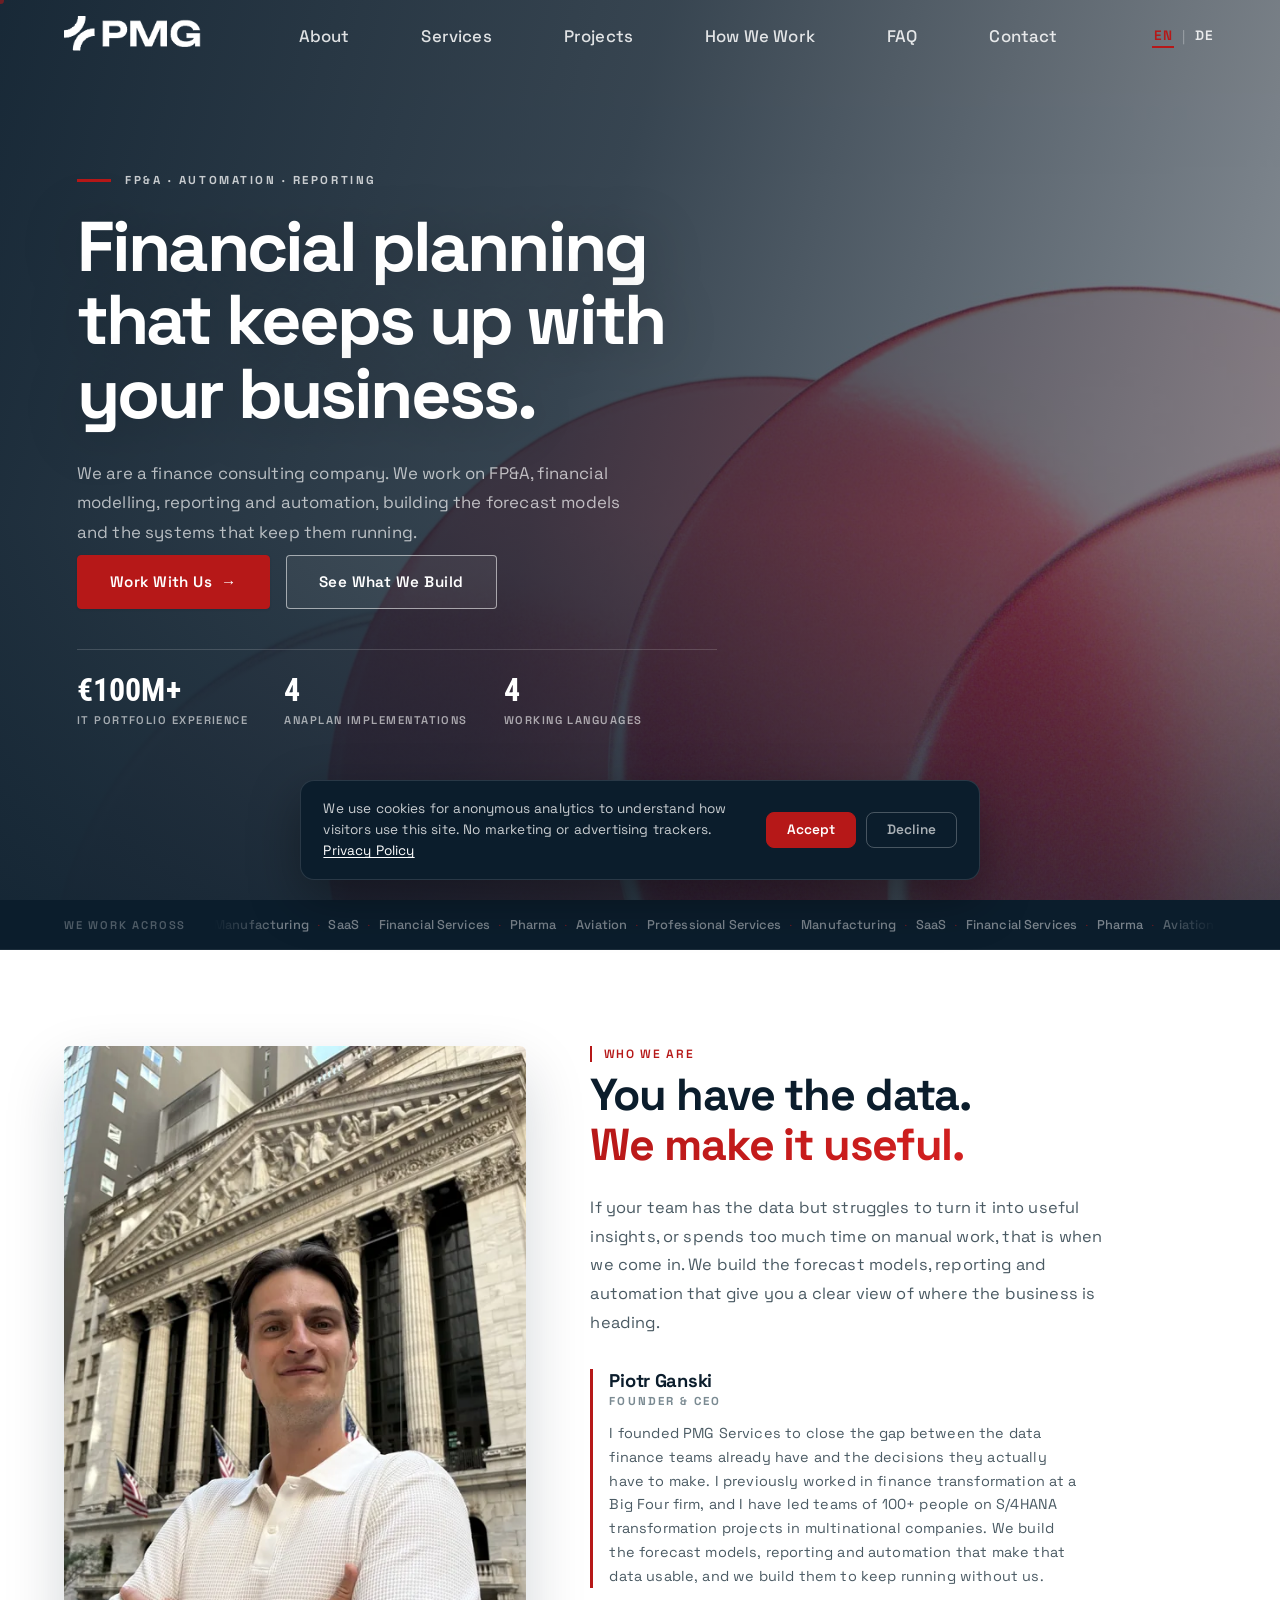
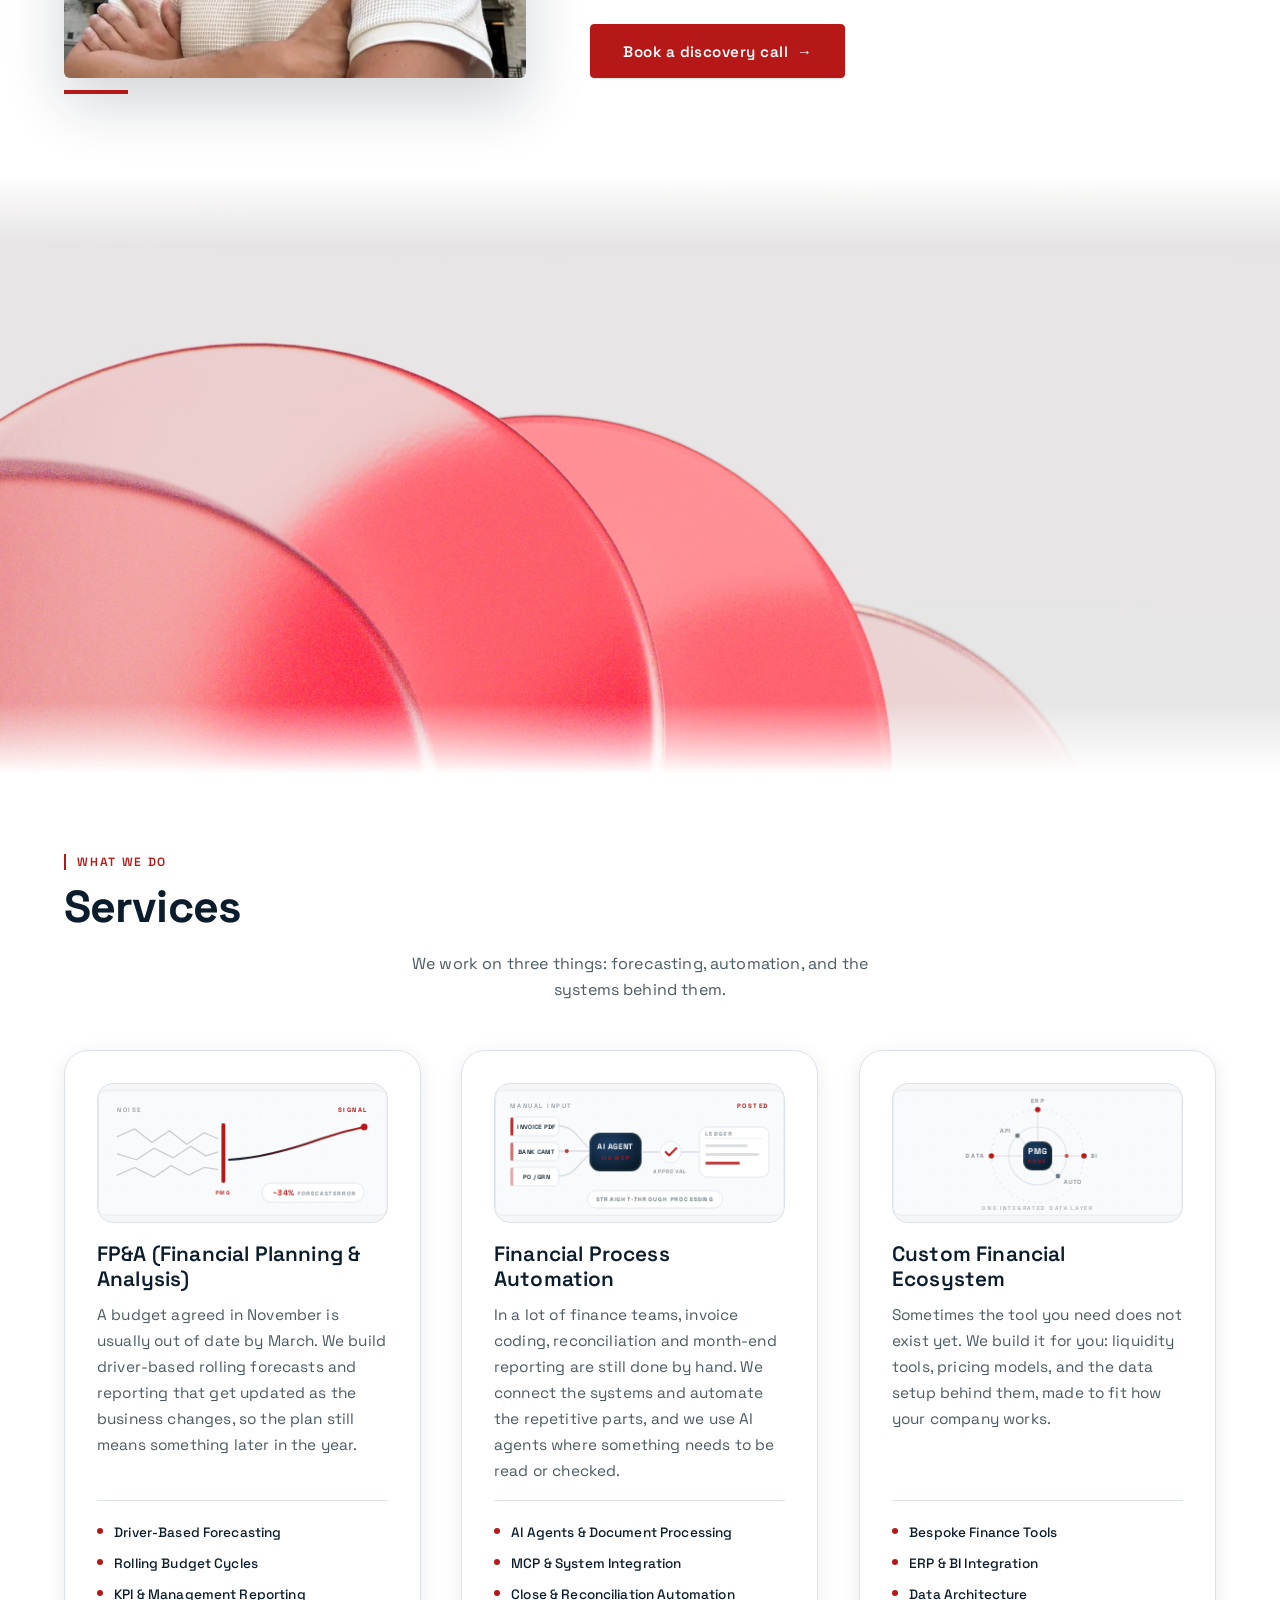
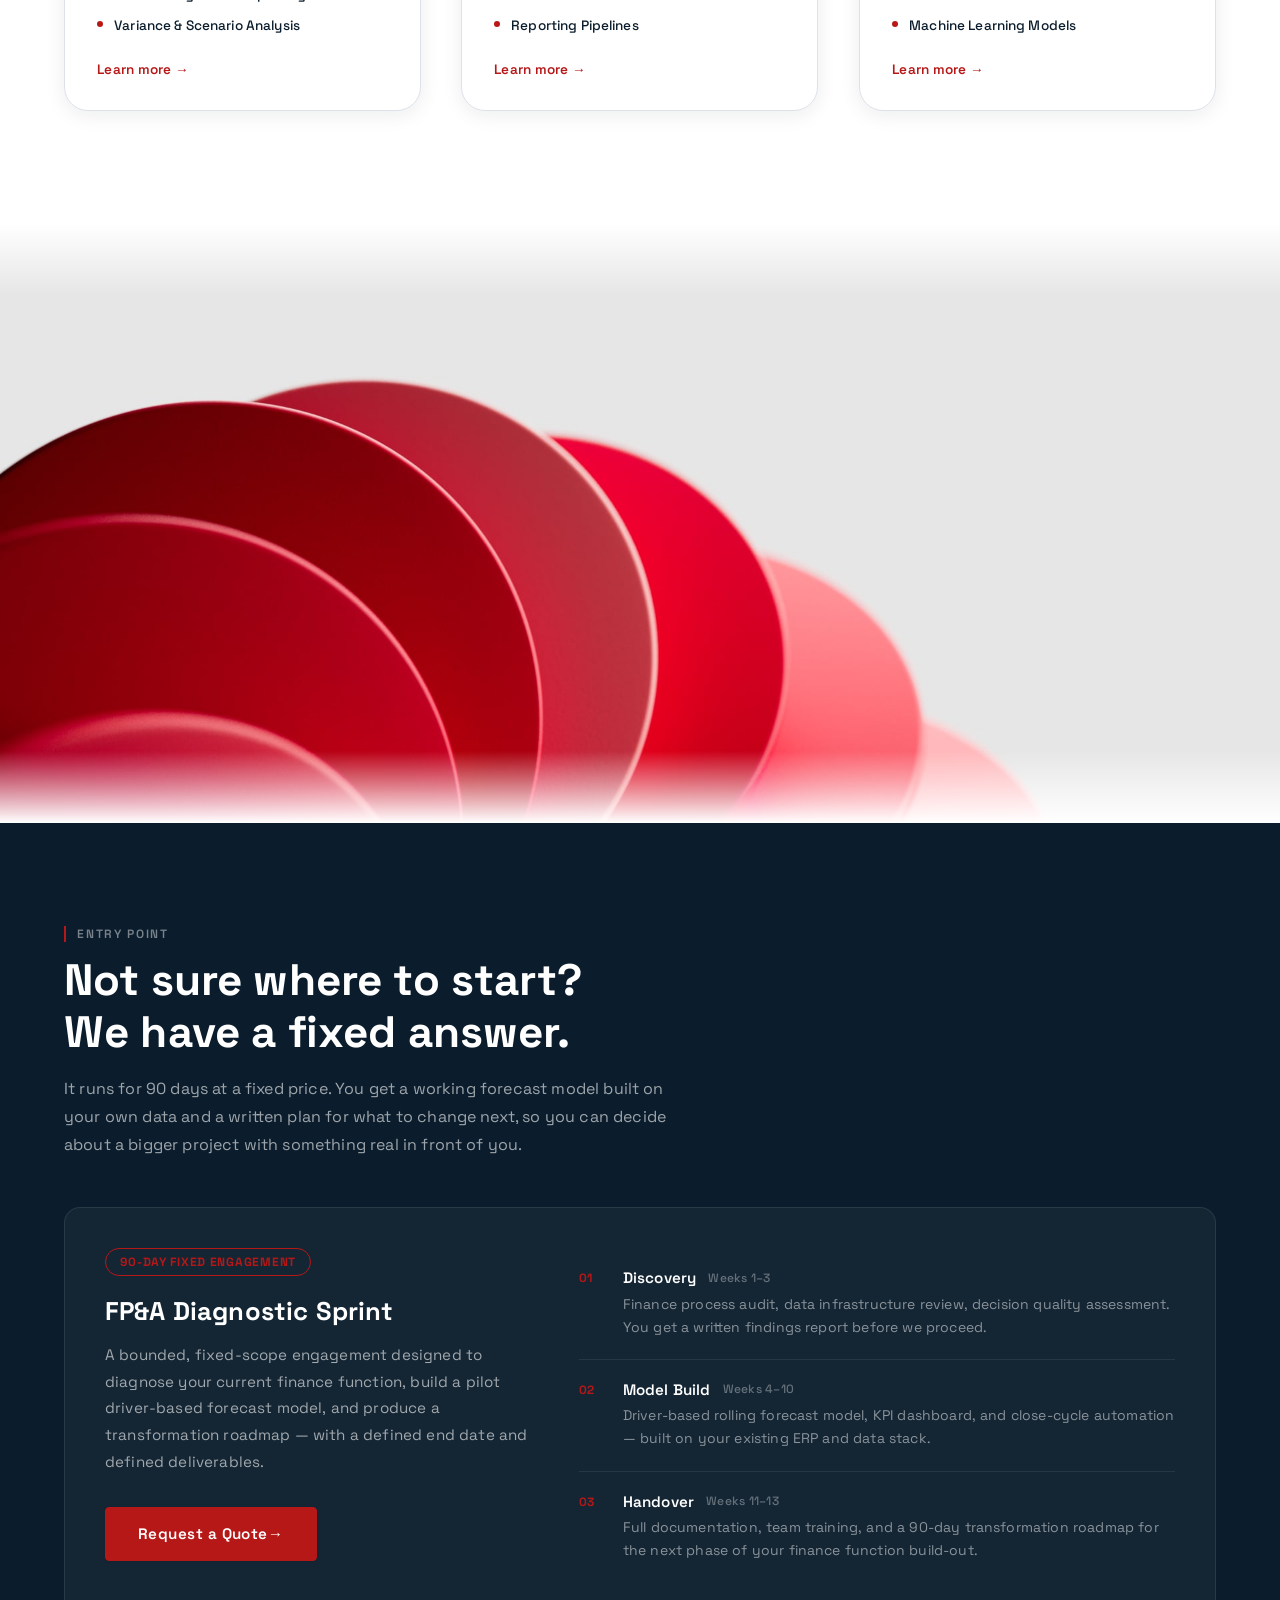
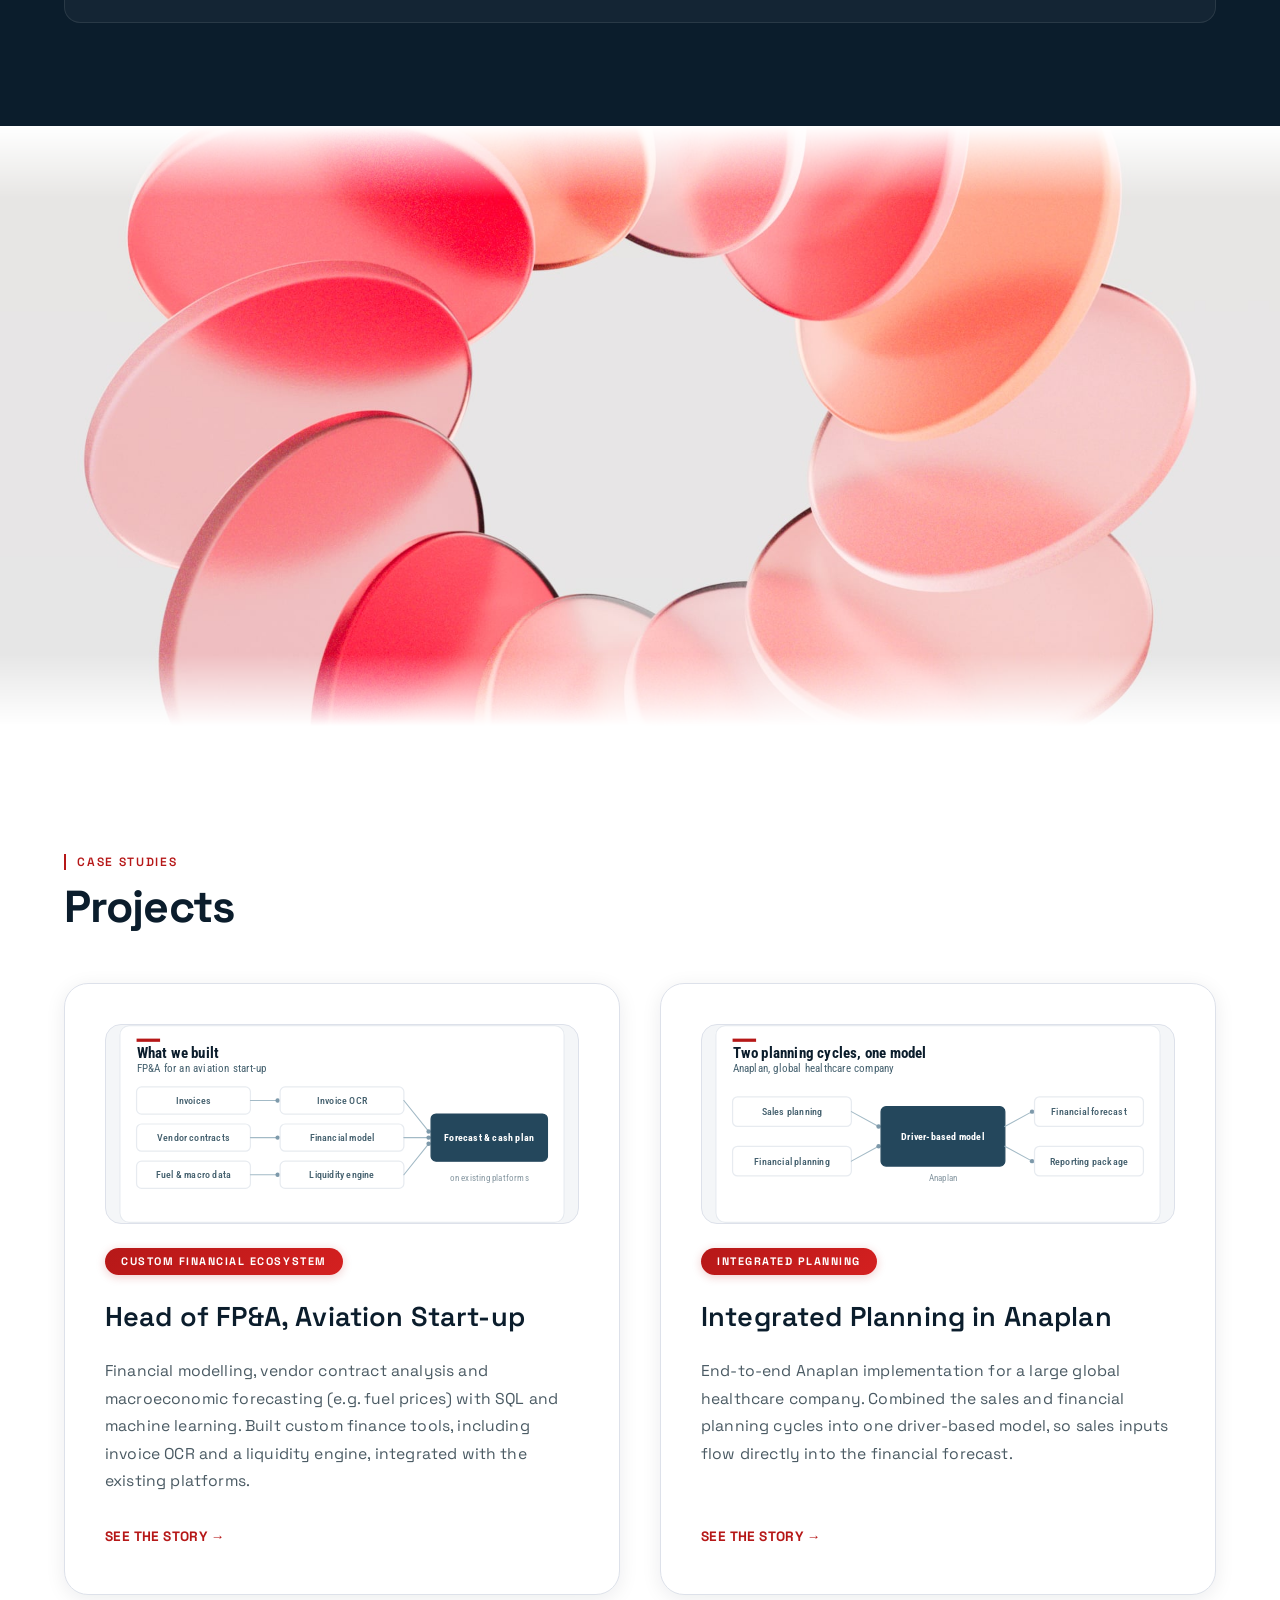
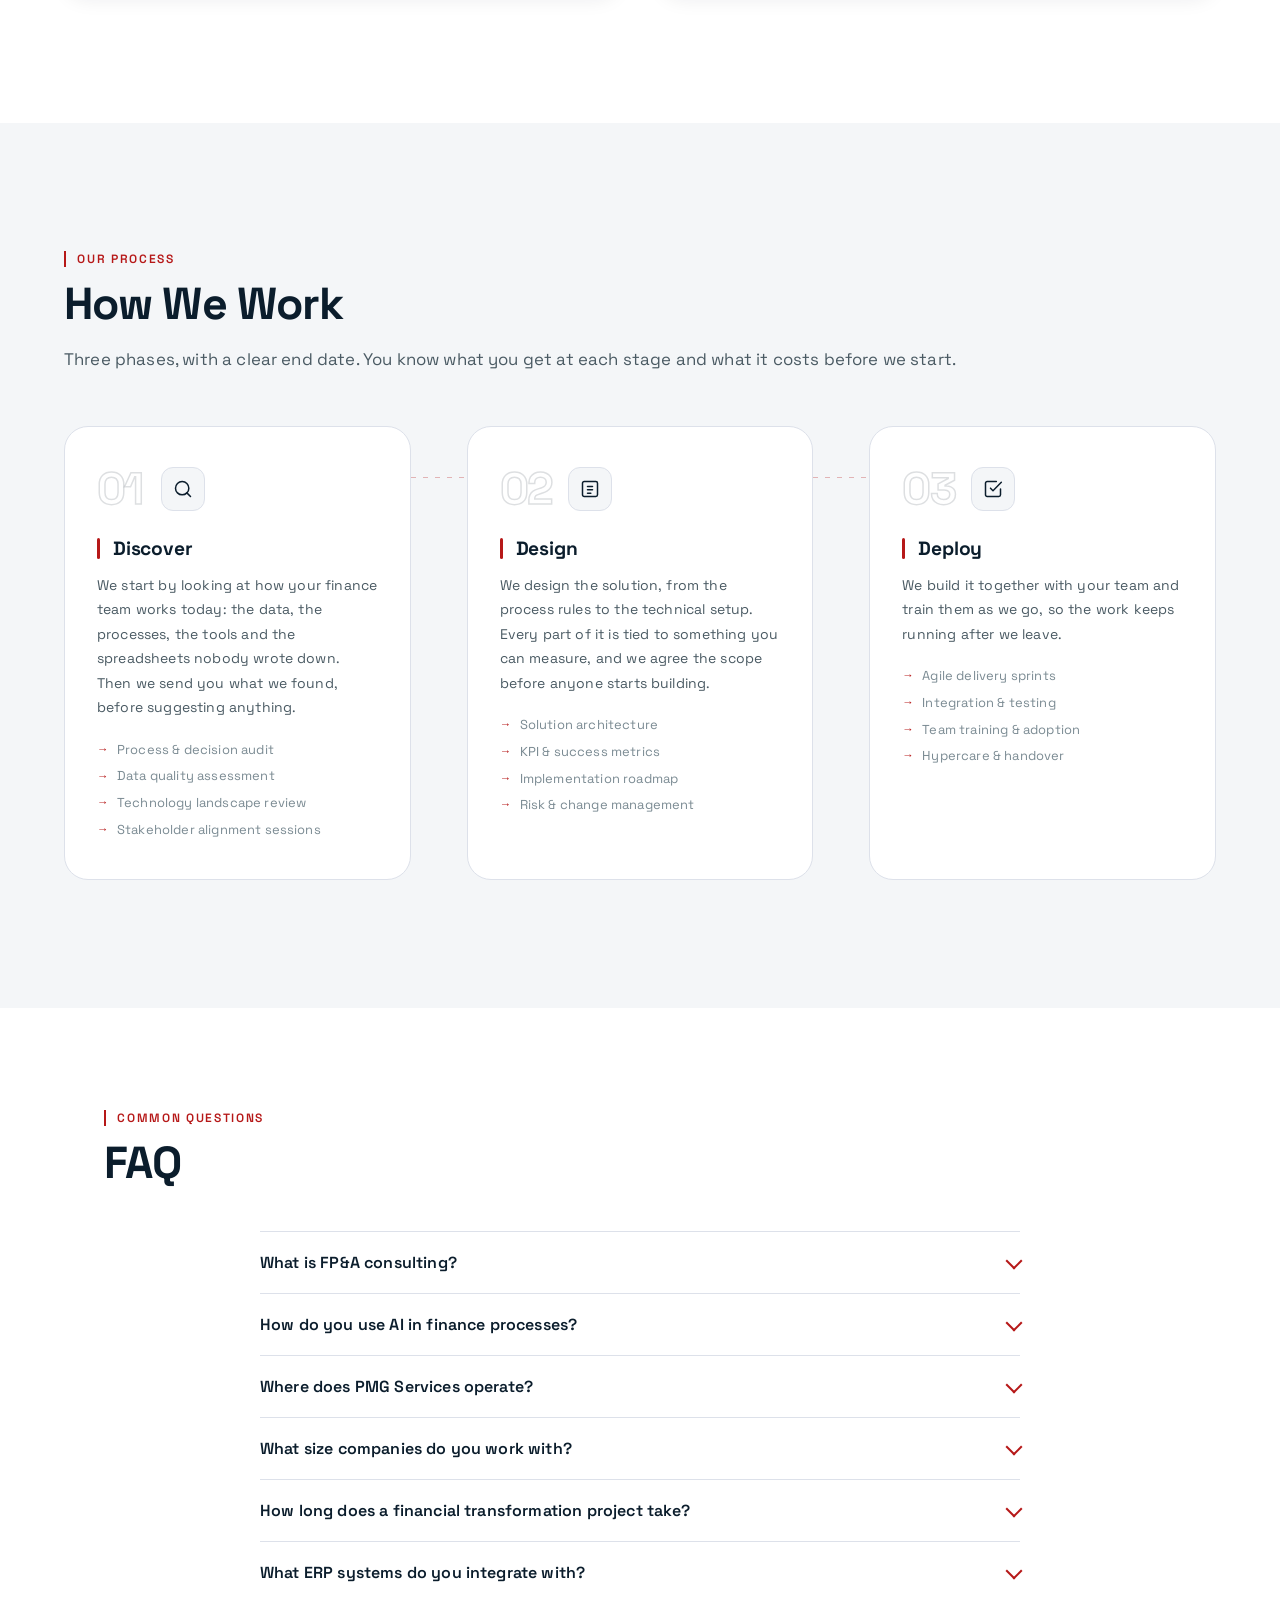
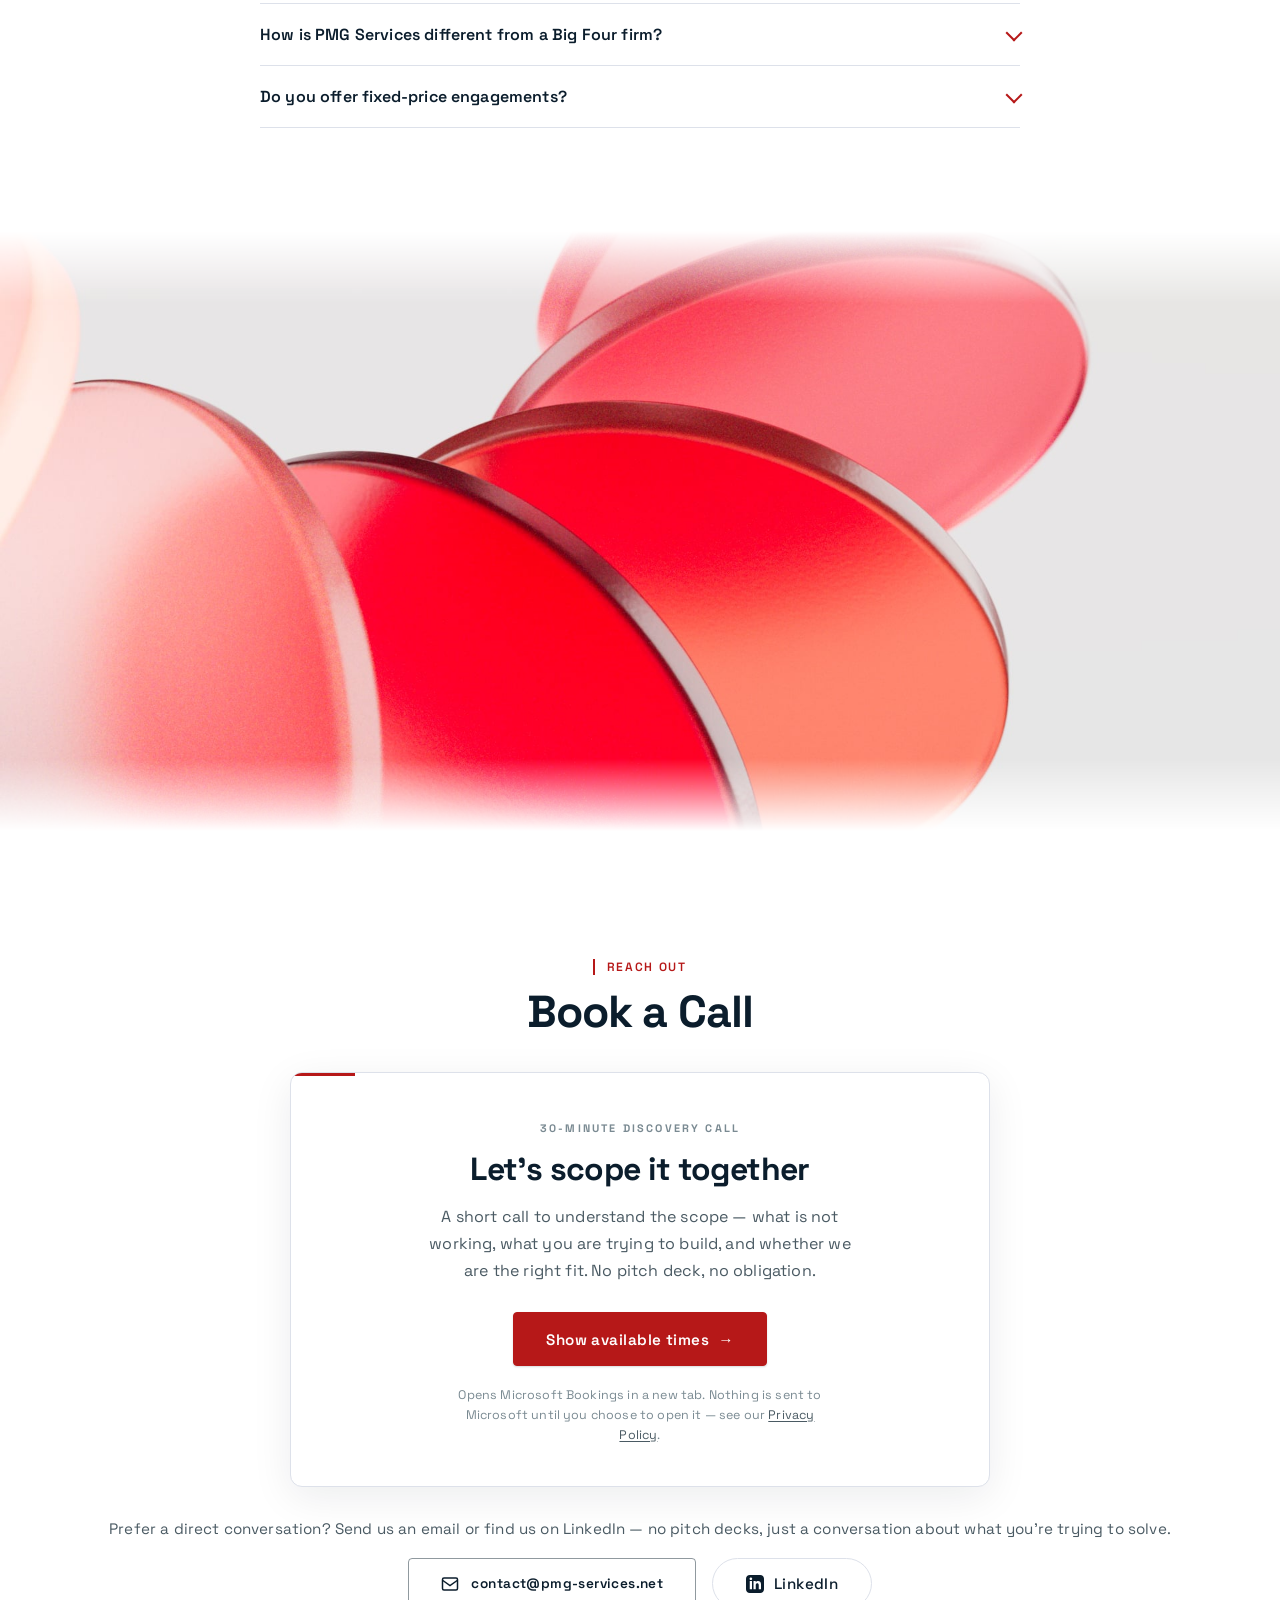
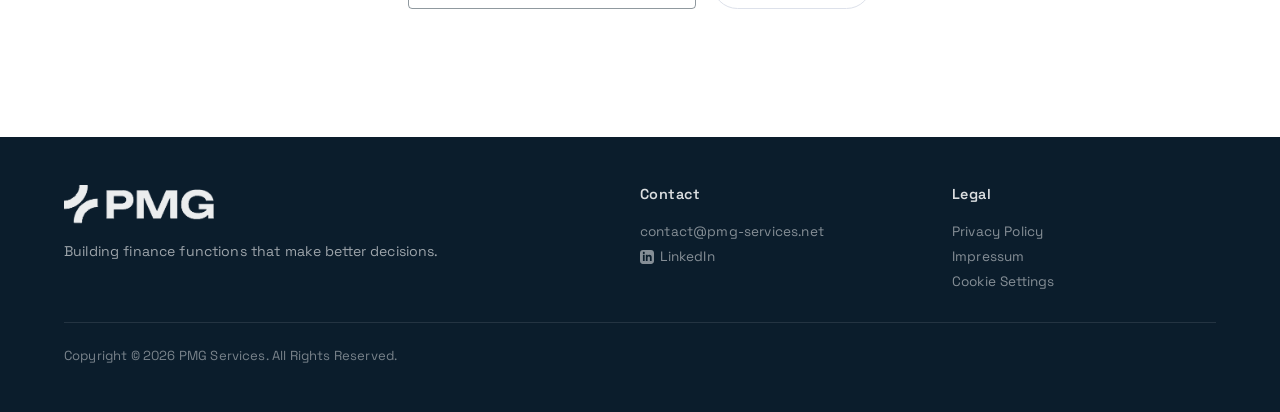
<file: index.html>
<!DOCTYPE html>
<html lang="en">
  <head>
    <meta charset="UTF-8" />
    <meta http-equiv="X-UA-Compatible" content="IE=edge" />
    <meta name="viewport" content="width=device-width, initial-scale=1.0" />
    <title>PMG Services | Financial Transformation &amp; Digitalization Consulting</title>
    <meta name="description" content="PMG Services turns finance data into reliable forecasts and clear reporting — FP&amp;A, financial process automation with AI agents, and custom ERP integration for businesses worldwide." />
    <meta name="robots" content="index, follow" />
    <link rel="canonical" href="https://pmg-services.net/" />
    <link rel="icon" href="./assets/favicon.png" type="image/png" />

    <!-- Mobile browser chrome color -->
    <meta name="theme-color" content="#0b1d2c" />


    <!-- Google Analytics 4 — GDPR-compliant: loads only after cookie consent.
         Set your Measurement ID once in consent.js (GA_ID constant). -->
    <script src="consent.js?v=3" defer></script>

    <!-- Open Graph -->
    <meta property="og:type" content="website" />
    <meta property="og:title" content="PMG Services | Financial Transformation &amp; Digitalization Consulting" />
    <meta property="og:description" content="FP&amp;A, financial process automation with AI agents, and custom financial systems — we turn your data into forecasts and reporting you can act on." />
    <meta property="og:image" content="https://pmg-services.net/assets/logo.png" />
    <meta property="og:url" content="https://pmg-services.net/" />

    <!-- Twitter Card -->
    <meta name="twitter:card" content="summary" />
    <meta name="twitter:title" content="PMG Services | Financial Transformation &amp; Digitalization Consulting" />
    <meta name="twitter:description" content="FP&amp;A, financial process automation with AI agents, and custom financial systems for mid-market finance teams." />
    <meta name="twitter:image" content="https://pmg-services.net/assets/logo.png" />

    <!-- hreflang -->
    <link rel="alternate" hreflang="en" href="https://pmg-services.net/" />
    <link rel="alternate" hreflang="de" href="https://pmg-services.net/?lang=de" />

    <!-- Fonts — self-hosted. No request reaches Google before consent (GDPR / LG München I, 2022). -->
    <link rel="stylesheet" href="./assets/fonts/fonts.css?v=1" />

    <!-- Stylesheets -->
    <link rel="stylesheet" href="style.css?v=32" />
    <link rel="stylesheet" href="mediaqueries.css?v=9" />

    <!-- JSON-LD Structured Data -->
    <script type="application/ld+json">
    {
      "@context": "https://schema.org",
      "@type": "ProfessionalService",
      "name": "PMG Services",
      "description": "Financial transformation and digitalization consulting — FP&A, financial process automation, and custom financial systems.",
      "url": "https://pmg-services.net",
      "logo": "https://pmg-services.net/assets/logo.png",
      "serviceType": ["Financial Consulting", "FP&A", "Financial Process Automation", "ERP Integration"],
      "areaServed": { "@type": "Place", "name": "Worldwide" },
      "contactPoint": {
        "@type": "ContactPoint",
        "contactType": "customer service",
        "email": "contact@pmg-services.net"
      }
    }
    </script>

    <!-- FAQPage structured data — enables featured snippets in Google -->
    <script type="application/ld+json">
    {
      "@context": "https://schema.org",
      "@type": "FAQPage",
      "mainEntity": [
        {
          "@type": "Question",
          "name": "What is FP&A consulting?",
          "acceptedAnswer": {
            "@type": "Answer",
            "text": "FP&A (Financial Planning & Analysis) consulting is the process of redesigning a company's financial planning, forecasting, and reporting function. A specialist FP&A consultant helps businesses replace static annual budgets with driver-based rolling forecasts, build real-time KPI dashboards, automate month-end close processes, and create the analytical infrastructure that enables faster, more confident financial decisions."
          }
        },
        {
          "@type": "Question",
          "name": "How do you use AI in finance processes?",
          "acceptedAnswer": {
            "@type": "Answer",
            "text": "We use AI where it earns its place: reading unstructured documents such as supplier invoices and contracts, coding transactions to the right accounts, flagging the exceptions worth a human review, and drafting variance commentary from the actual numbers. Models connect to your systems through MCP (Model Context Protocol) servers with explicit, logged permissions, so you control exactly what can be read. Nothing posts to your ledger without a person approving it."
          }
        },
        {
          "@type": "Question",
          "name": "Where does PMG Services operate?",
          "acceptedAnswer": {
            "@type": "Answer",
            "text": "PMG Services works with companies internationally — engagements are delivered remotely and on-site, in both English and German, across any regulatory and reporting environment."
          }
        },
        {
          "@type": "Question",
          "name": "What size companies do you work with?",
          "acceptedAnswer": {
            "@type": "Answer",
            "text": "Our engagements are best suited for mid-market companies — typically €30M to €500M (or equivalent) in annual revenue — that have outgrown spreadsheet-based finance but have not yet deployed a full enterprise FP&A platform. We also work alongside larger organizations on specific integration or automation workstreams."
          }
        },
        {
          "@type": "Question",
          "name": "How long does a financial transformation project take?",
          "acceptedAnswer": {
            "@type": "Answer",
            "text": "It depends on scope. Our 90-Day FP&A Diagnostic Sprint is a fixed-scope, 13-week engagement that delivers a working forecast model and transformation roadmap. Full finance function transformations covering FP&A, process automation, and ERP integration typically run 6 to 18 months depending on technology stack complexity and organizational change required."
          }
        },
        {
          "@type": "Question",
          "name": "What ERP systems do you integrate with?",
          "acceptedAnswer": {
            "@type": "Answer",
            "text": "We work across the major ERP platforms used by mid-market and enterprise companies, including SAP (ECC and S/4HANA), Oracle, NetSuite, and Microsoft Dynamics. Our integration work connects these systems to BI platforms such as Power BI and Snowflake to create a unified financial data layer."
          }
        },
        {
          "@type": "Question",
          "name": "How is PMG Services different from a Big Four consulting firm?",
          "acceptedAnswer": {
            "@type": "Answer",
            "text": "We are a focused specialist team rather than a generalist firm. That means faster mobilization, direct senior involvement throughout the engagement, and a narrower remit — we do not cross-sell strategy, HR transformation, or IT projects alongside the finance work. Our model is built for mid-market companies that want senior-level expertise without the overhead of a large consulting house."
          }
        },
        {
          "@type": "Question",
          "name": "Do you offer fixed-price engagements?",
          "acceptedAnswer": {
            "@type": "Answer",
            "text": "Yes. Our 90-Day FP&A Diagnostic Sprint is a fixed-scope, fixed-deliverable engagement with a defined price agreed upfront. Larger transformation projects are scoped and priced on a project basis after a discovery phase. Contact us to discuss the right structure for your situation."
          }
        }
      ]
    }
    </script>
  </head>
  <body>
    <!-- ─── SKIP LINK (accessibility) ─── -->
    <a href="#main-content" class="skip-link">Skip to main content</a>

    <!-- ─── DESKTOP NAV ─── -->
    <nav id="desktop-nav" aria-label="Main navigation">
      <div class="logo">
        <a href="#profile" class="nav-logo-link">
          <img src="./assets/logo.png" alt="PMG Services Logo" class="nav-logo nav-logo-dark" />
          <img src="./assets/LOGO_PMG_white.png" alt="PMG Services Logo" class="nav-logo nav-logo-light" />
        </a>
      </div>
      <ul class="nav-links">
        <li><a href="#about-us"   id="nav-aboutus">About</a></li>
        <li><a href="#about"      id="nav-about">Services</a></li>
        <li><a href="#projects"     id="nav-projects">Projects</a></li>
        <li><a href="#how-we-work" id="nav-howwework">How We Work</a></li>
        <li><a href="#faq"         id="nav-faq">FAQ</a></li>
        <li><a href="#contact"     id="nav-contact">Contact</a></li>
      </ul>
      <div class="lang-switch">
        <button class="lang-link active" onclick="localStorage.setItem('pmg-lang','en');setLanguage('en')" aria-label="Switch to English">EN</button>
        <span class="lang-separator">|</span>
        <button class="lang-link" onclick="localStorage.setItem('pmg-lang','de');setLanguage('de')" aria-label="Auf Deutsch wechseln">DE</button>
      </div>
    </nav>

    <!-- ─── HAMBURGER NAV ─── -->
    <nav id="hamburger-nav" aria-label="Mobile navigation">
      <div class="logo">
        <a href="#profile" class="nav-logo-link">
          <img src="./assets/logo.png" alt="PMG Services Logo" class="nav-logo mobile-nav-logo" />
        </a>
      </div>
      <button class="hamburger-icon" onclick="toggleMenu()" aria-label="Toggle navigation menu" aria-expanded="false" aria-controls="mobile-menu-links">
        <span></span>
        <span></span>
        <span></span>
      </button>
      <div class="menu-links" id="mobile-menu-links">
        <a href="#about-us"   onclick="toggleMenu()">About</a>
        <a href="#about"      onclick="toggleMenu()">Services</a>
        <a href="#projects"     onclick="toggleMenu()">Projects</a>
        <a href="#how-we-work" onclick="toggleMenu()">How We Work</a>
        <a href="#faq"         onclick="toggleMenu()">FAQ</a>
        <a href="#contact"     onclick="toggleMenu()">Contact</a>
        <div class="mobile-lang-switch">
          <button class="lang-link" onclick="localStorage.setItem('pmg-lang','en');setLanguage('en');toggleMenu()">EN</button>
          <button class="lang-link" onclick="localStorage.setItem('pmg-lang','de');setLanguage('de');toggleMenu()">DE</button>
        </div>
      </div>
    </nav>

    <main id="main-content">

    <!-- ─── HERO ─── -->
    <section id="profile" class="centered-hero">
      <canvas id="hero-particles" aria-hidden="true"></canvas>
      <div class="section__text hero-text-box">
        <div class="hero-accent"><span>FP&amp;A &middot; Automation &middot; Reporting</span></div>
        <h1 class="title">Financial planning that keeps up with your business.</h1>
        <div class="hero-description-text">
          <p>We are a finance consulting company. We work on FP&amp;A, financial modelling, reporting and automation, building the forecast models and the systems that keep them running.</p>
        </div>
        <div class="btn-container">
          <a href="#contact" class="btn btn-color-1">Work With Us</a>
          <a href="#about" class="btn btn-color-2">See What We Build</a>
        </div>
        <dl class="hero-stats">
          <div class="hero-stat">
            <dt>&euro;100M+</dt>
            <dd>IT portfolio experience</dd>
          </div>
          <div class="hero-stat">
            <dt>4</dt>
            <dd>Anaplan implementations</dd>
          </div>
          <div class="hero-stat">
            <dt>4</dt>
            <dd>Working languages</dd>
          </div>
        </dl>
      </div>
      <button class="scroll-indicator" aria-label="Scroll to next section" onclick="document.getElementById('about-us').scrollIntoView({behavior: 'smooth'})">
        <svg viewBox="0 0 24 24" fill="none" stroke="currentColor">
          <path d="M6 9l6 6 6-6"/>
          <path d="M6 15l6 6 6-6"/>
        </svg>
      </button>
    </section>

    <!-- ─── INDUSTRIES STRIP ─── -->
    <div class="industries-strip" aria-label="Industries we serve">
      <div class="industries-inner">
        <span class="industries-label">We work across</span>
        <div class="industries-marquee">
          <div class="industries-list">
            <span>Manufacturing</span>
            <span class="industries-dot">·</span>
            <span>SaaS</span>
            <span class="industries-dot">·</span>
            <span>Financial Services</span>
            <span class="industries-dot">·</span>
            <span>Pharma</span>
            <span class="industries-dot">·</span>
            <span>Aviation</span>
            <span class="industries-dot">·</span>
            <span>Professional Services</span>
            <span class="industries-dot">·</span>
          </div>
        </div>
      </div>
    </div>

    <!-- ─── ABOUT US ─── -->
    <section id="about-us">
      <div class="au-container">

        <figure class="au-photo">
          <picture>
            <source type="image/webp"
                    srcset="./assets/founder-piotr-ganski-620.webp 620w, ./assets/founder-piotr-ganski-1240.webp 1240w"
                    sizes="(max-width: 860px) 88vw, 42vw">
            <img src="./assets/founder-piotr-ganski-620.jpg"
                 srcset="./assets/founder-piotr-ganski-620.jpg 620w, ./assets/founder-piotr-ganski-1240.jpg 1240w"
                 sizes="(max-width: 860px) 88vw, 42vw"
                 width="1240" height="1456" decoding="async"
                 alt="Piotr Ganski, founder and CEO of PMG Services, outside the New York Stock Exchange">
          </picture>
        </figure>

        <div class="au-statement">
          <span class="section-label">Who we are</span>
          <h2 class="au-headline">You have the data.<br><span class="au-headline-accent">We make it useful.</span></h2>
          <p class="au-lead">If your team has the data but struggles to turn it into useful insights, or spends too much time on manual work, that is when we come in. We build the forecast models, reporting and automation that give you a clear view of where the business is heading.</p>
          <div class="au-signature">
            <span class="au-sig-name">Piotr Ganski</span>
            <span class="au-sig-role" id="founder-role">Founder &amp; CEO</span>
            <span class="au-sig-bio" id="founder-bio">I founded PMG Services to close the gap between the data finance teams already have and the decisions they actually have to make. I previously worked in finance transformation at a Big Four firm, and I have led teams of 100+ people on S/4HANA transformation projects in multinational companies. We build the forecast models, reporting and automation that make that data usable, and we build them to keep running without us.</span>
          </div>
          <a href="#contact" class="btn btn-color-1 au-cta" id="founder-cta">Book a discovery call</a>
        </div>

      </div>
    </section>

    <!-- ─── PROBLEM STATEMENT ─── -->
    <!-- ─── SERVICES ─── -->
    <div class="section-divider divider--discs" aria-hidden="true"></div>

    <section id="about">
      <span class="section-label section-reveal">What we do</span>
      <h2 class="title section-reveal">Services</h2>
      <p class="services-intro section-reveal">We work on three things: forecasting, automation, and the systems behind them.</p>

      <div class="services-grid-new">
        
        <!-- Card 1: FP&A -->
        <div class="service-card">
          <div class="service-visual-top">
            <svg viewBox="0 0 300 130" class="service-svg" xmlns="http://www.w3.org/2000/svg" role="img" aria-label="Three noisy input lines pass through a red PMG filter and emerge as one calibrated rising trend, reducing forecast error by 34 percent">
              <defs>
                <pattern id="s1-dots" width="16" height="16" patternUnits="userSpaceOnUse"><circle cx="8" cy="8" r="0.7" fill="#0b1d2c" opacity="0.05"/></pattern>
                <linearGradient id="s1-sig" x1="0" y1="0" x2="1" y2="0"><stop offset="0" stop-color="#0b1d2c"/><stop offset="1" stop-color="#b61818"/></linearGradient>
              </defs>
              <rect width="300" height="130" rx="8" fill="#f8fafb"/>
              <rect width="300" height="130" rx="8" fill="url(#s1-dots)"/>
              <rect x="0.5" y="0.5" width="299" height="129" rx="7.5" fill="none" stroke="#e7ebf0"/>
              <text x="20" y="22" font-size="6.5" font-weight="600" fill="#0b1d2c" opacity="0.4" letter-spacing="1.6" font-family="Space Grotesk,sans-serif">NOISE</text>
              <text x="280" y="22" text-anchor="end" font-size="6.5" font-weight="700" fill="#b61818" letter-spacing="1.6" font-family="Space Grotesk,sans-serif">SIGNAL</text>
              <polyline class="svg-draw" style="--len:170" points="20,48 38,40 56,54 74,42 92,56 110,44 124,50" fill="none" stroke="#0b1d2c" stroke-opacity="0.2" stroke-width="1.3" stroke-linejoin="round" stroke-linecap="round"/>
              <polyline class="svg-draw" style="--len:170;--d:.12s" points="20,66 40,72 58,60 78,70 96,58 112,68 124,64" fill="none" stroke="#0b1d2c" stroke-opacity="0.2" stroke-width="1.3" stroke-linejoin="round" stroke-linecap="round"/>
              <polyline class="svg-draw" style="--len:170;--d:.24s" points="20,88 38,80 58,90 76,78 94,88 110,80 124,82" fill="none" stroke="#0b1d2c" stroke-opacity="0.2" stroke-width="1.3" stroke-linejoin="round" stroke-linecap="round"/>
              <rect class="svg-rise" style="--d:.45s" x="128" y="34" width="4" height="62" rx="2" fill="#b61818"/>
              <text class="svg-fade" style="--d:.6s" x="130" y="108" text-anchor="middle" font-size="5.5" font-weight="700" fill="#b61818" letter-spacing="1.4" font-family="Space Grotesk,sans-serif">PMG</text>
              <path class="svg-draw" style="--len:210;--d:.65s" d="M136,72 C 172,70 204,60 232,50 C 252,43 266,40 276,38" fill="none" stroke="url(#s1-sig)" stroke-width="2.2" stroke-linecap="round"/>
              <circle class="svg-pop" style="--d:1.6s" cx="276" cy="38" r="3.5" fill="#b61818"/>
              <circle class="svg-pulse-ring" cx="276" cy="38" r="7" fill="none" stroke="#b61818" stroke-width="1"/>
              <g class="svg-fade" style="--d:1.15s">
                <rect x="170" y="96" width="106" height="20" rx="10" fill="#ffffff" stroke="#e2e7ed"/>
                <text x="181" y="109.5" font-size="8" font-weight="700" fill="#b61818" font-family="Space Grotesk,sans-serif">&#8722;34%</text>
                <text x="207" y="109" font-size="5.8" font-weight="600" fill="#0b1d2c" opacity="0.55" letter-spacing="0.8" font-family="Space Grotesk,sans-serif">FORECAST ERROR</text>
              </g>
            </svg>
          </div>
          <h2 class="service-card-title">FP&amp;A (Financial Planning &amp; Analysis)</h2>
          <p class="service-card-desc">A budget agreed in November is usually out of date by March. We build driver-based rolling forecasts and reporting that get updated as the business changes, so the plan still means something later in the year.</p>
          <ul class="service-features">
            <li>Driver-Based Forecasting</li>
            <li>Rolling Budget Cycles</li>
            <li>KPI &amp; Management Reporting</li>
            <li>Variance &amp; Scenario Analysis</li>
          </ul>
          <a href="./fpa-consulting.html" class="service-card-cta">Learn more →</a>
        </div>

        <!-- Card 2: FP&A -->
        <div class="service-card">
          <div class="service-visual-top">
            <svg viewBox="0 0 300 130" class="service-svg" xmlns="http://www.w3.org/2000/svg" role="img" aria-label="Invoices, bank statements and purchase orders flow into an AI agent connected over MCP, then through a human approval gate before posting to the ledger">
              <defs>
                <pattern id="s2-dots" width="16" height="16" patternUnits="userSpaceOnUse"><circle cx="8" cy="8" r="0.7" fill="#0b1d2c" opacity="0.05"/></pattern>
                <radialGradient id="s2-core" cx="38%" cy="32%" r="70%"><stop offset="0" stop-color="#1e4068"/><stop offset="1" stop-color="#0b1d2c"/></radialGradient>
              </defs>
              <rect width="300" height="130" rx="8" fill="#f8fafb"/>
              <rect width="300" height="130" rx="8" fill="url(#s2-dots)"/>
              <rect x="0.5" y="0.5" width="299" height="129" rx="7.5" fill="none" stroke="#e7ebf0"/>
              <text x="16" y="18" font-size="6.5" font-weight="600" fill="#0b1d2c" opacity="0.4" letter-spacing="1.6" font-family="Space Grotesk,sans-serif">MANUAL INPUT</text>
              <text x="284" y="18" text-anchor="end" font-size="6.5" font-weight="700" fill="#b61818" letter-spacing="1.6" font-family="Space Grotesk,sans-serif">POSTED</text>
              <g class="svg-fade"><rect x="16" y="28" width="50" height="19" rx="5" fill="#ffffff" stroke="#e2e7ed"/><rect x="16" y="28" width="3" height="19" rx="1.5" fill="#b61818" opacity="0.9"/><text x="43" y="40.5" text-anchor="middle" font-size="6.2" font-weight="600" fill="#0b1d2c" font-family="Space Grotesk,sans-serif">INVOICE PDF</text></g>
              <g class="svg-fade" style="--d:.12s"><rect x="16" y="54" width="50" height="19" rx="5" fill="#ffffff" stroke="#e2e7ed"/><rect x="16" y="54" width="3" height="19" rx="1.5" fill="#b61818" opacity="0.6"/><text x="43" y="66.5" text-anchor="middle" font-size="6.2" font-weight="600" fill="#0b1d2c" font-family="Space Grotesk,sans-serif">BANK CAMT</text></g>
              <g class="svg-fade" style="--d:.24s"><rect x="16" y="80" width="50" height="19" rx="5" fill="#ffffff" stroke="#e2e7ed"/><rect x="16" y="80" width="3" height="19" rx="1.5" fill="#b61818" opacity="0.35"/><text x="43" y="92.5" text-anchor="middle" font-size="6.2" font-weight="600" fill="#0b1d2c" font-family="Space Grotesk,sans-serif">PO / GRN</text></g>
              <path class="svg-draw" style="--len:60;--d:.35s" d="M66,37 C 84,37 88,54 98,60" fill="none" stroke="#d3dae3" stroke-width="1.3"/>
              <path class="svg-draw" style="--len:40;--d:.45s" d="M66,63 L98,63" fill="none" stroke="#d3dae3" stroke-width="1.3"/>
              <path class="svg-draw" style="--len:60;--d:.55s" d="M66,89 C 84,89 88,72 98,67" fill="none" stroke="#d3dae3" stroke-width="1.3"/>
              <g class="svg-pop" style="--d:.7s">
                <rect x="98" y="44" width="54" height="40" rx="11" fill="url(#s2-core)"/>
                <rect x="99" y="45" width="52" height="38" rx="10" fill="none" stroke="#ffffff" stroke-opacity="0.1"/>
                <text x="125" y="61" text-anchor="middle" font-size="8" font-weight="700" fill="#ffffff" letter-spacing="0.4" font-family="Space Grotesk,sans-serif">AI AGENT</text>
                <text x="125" y="72" text-anchor="middle" font-size="5.4" font-weight="700" fill="#b61818" letter-spacing="1.6" font-family="Space Grotesk,sans-serif">VIA MCP</text>
              </g>
              <path class="svg-draw" style="--len:24;--d:.9s" d="M152,64 L170,64" fill="none" stroke="#d3dae3" stroke-width="1.3"/>
              <g class="svg-pop" style="--d:1s">
                <circle cx="182" cy="64" r="11" fill="#ffffff" stroke="#e2e7ed"/>
                <path d="M177,64 l3.5,3.5 L188,60" fill="none" stroke="#b61818" stroke-width="2" stroke-linecap="round" stroke-linejoin="round"/>
                <text x="182" y="86" text-anchor="middle" font-size="5.4" font-weight="600" fill="#0b1d2c" opacity="0.5" letter-spacing="1.2" font-family="Space Grotesk,sans-serif">APPROVAL</text>
              </g>
              <path class="svg-draw" style="--len:22;--d:1.15s" d="M193,64 L212,64" fill="none" stroke="#d3dae3" stroke-width="1.3"/>
              <g class="svg-pop" style="--d:1.3s">
                <rect x="212" y="38" width="72" height="52" rx="8" fill="#ffffff" stroke="#e2e7ed"/>
                <line x1="218" y1="50" x2="278" y2="50" stroke="#eef1f5" stroke-width="1"/>
                <text x="218" y="47" font-size="5.6" font-weight="700" fill="#0b1d2c" opacity="0.5" letter-spacing="1.2" font-family="Space Grotesk,sans-serif">LEDGER</text>
              </g>
              <rect class="svg-fade" style="--d:1.45s;--o:.14" x="218" y="56" width="44" height="3" rx="1.5" fill="#0b1d2c" opacity="0.14"/>
              <rect class="svg-fade" style="--d:1.55s;--o:.14" x="218" y="65" width="56" height="3" rx="1.5" fill="#0b1d2c" opacity="0.14"/>
              <rect class="svg-fade" style="--d:1.65s;--o:.85" x="218" y="74" width="36" height="3" rx="1.5" fill="#b61818" opacity="0.85"/>
              <g class="svg-fade" style="--d:1.8s">
                <rect x="96" y="104" width="140" height="18" rx="9" fill="#ffffff" stroke="#e2e7ed"/>
                <text x="166" y="115.5" text-anchor="middle" font-size="5.8" font-weight="700" fill="#0b1d2c" opacity="0.6" letter-spacing="1.1" font-family="Space Grotesk,sans-serif">STRAIGHT-THROUGH PROCESSING</text>
              </g>
              <circle r="2.2" fill="#b61818" opacity="0.8"><animateMotion dur="2.6s" repeatCount="indefinite" begin="2.2s" path="M66,63 L98,63"/></circle>
              <circle r="2.2" fill="#0b1d2c" opacity="0.45"><animateMotion dur="2.6s" repeatCount="indefinite" begin="3.4s" path="M193,64 L212,64"/></circle>
            </svg>
          </div>
          <h2 class="service-card-title">Financial Process Automation</h2>
          <p class="service-card-desc">In a lot of finance teams, invoice coding, reconciliation and month-end reporting are still done by hand. We connect the systems and automate the repetitive parts, and we use AI agents where something needs to be read or checked.</p>
          <ul class="service-features">
            <li>AI Agents &amp; Document Processing</li>
            <li>MCP &amp; System Integration</li>
            <li>Close &amp; Reconciliation Automation</li>
            <li>Reporting Pipelines</li>
          </ul>
          <a href="./financial-process-automation.html" class="service-card-cta">Learn more →</a>
        </div>

        <!-- Card 3: Custom Financial Ecosystem -->
        <div class="service-card">
          <div class="service-visual-top">
            <svg viewBox="0 0 300 130" class="service-svg" xmlns="http://www.w3.org/2000/svg" role="img" aria-label="Orbital diagram with a PMG core connecting ERP, BI, data, API and automation systems into one integrated ecosystem">
              <defs>
                <pattern id="s3-dots" width="16" height="16" patternUnits="userSpaceOnUse"><circle cx="8" cy="8" r="0.7" fill="#0b1d2c" opacity="0.05"/></pattern>
                <radialGradient id="s3-core" cx="38%" cy="32%" r="70%"><stop offset="0" stop-color="#1e4068"/><stop offset="1" stop-color="#0b1d2c"/></radialGradient>
              </defs>
              <rect width="300" height="130" rx="8" fill="#f8fafb"/>
              <rect width="300" height="130" rx="8" fill="url(#s3-dots)"/>
              <rect x="0.5" y="0.5" width="299" height="129" rx="7.5" fill="none" stroke="#e7ebf0"/>
              <g class="svg-fade" style="--d:.15s"><circle cx="150" cy="68" r="30" fill="none" stroke="#e1e7ee" stroke-width="1.2"/></g>
              <g class="svg-fade" style="--d:.25s"><g class="svg-orbit-slow"><circle cx="150" cy="68" r="48" fill="none" stroke="#d8dee6" stroke-width="1" stroke-dasharray="1 5" stroke-linecap="round"/></g></g>
              <g class="svg-fade" style="--d:.4s" stroke="#0b1d2c" stroke-opacity="0.12" stroke-width="1">
                <line x1="150" y1="53" x2="150" y2="20"/>
                <line x1="165" y1="68" x2="198" y2="68"/>
                <line x1="135" y1="68" x2="102" y2="68"/>
                <line x1="139" y1="57" x2="129" y2="47"/>
                <line x1="161" y1="79" x2="171" y2="89"/>
              </g>
              <g class="svg-pop">
                <rect x="135" y="53" width="30" height="30" rx="9" fill="url(#s3-core)"/>
                <rect x="136" y="54" width="28" height="28" rx="8" fill="none" stroke="#ffffff" stroke-opacity="0.1"/>
                <text x="150" y="66.5" text-anchor="middle" font-size="8.5" font-weight="700" fill="#ffffff" letter-spacing="0.5" font-family="Space Grotesk,sans-serif">PMG</text>
                <text x="150" y="75" text-anchor="middle" font-size="4.8" font-weight="600" fill="#b61818" letter-spacing="1.8" font-family="Space Grotesk,sans-serif">CORE</text>
              </g>
              <g class="svg-pop" style="--d:.55s"><circle cx="150" cy="20" r="2.8" fill="#b61818"/><text x="150" y="13" text-anchor="middle" font-size="6" font-weight="600" fill="#0b1d2c" opacity="0.5" letter-spacing="1" font-family="Space Grotesk,sans-serif">ERP</text></g>
              <g class="svg-pop" style="--d:.65s"><circle cx="198" cy="68" r="2.8" fill="#b61818"/><text x="205" y="70.5" font-size="6" font-weight="600" fill="#0b1d2c" opacity="0.5" letter-spacing="1" font-family="Space Grotesk,sans-serif">BI</text></g>
              <g class="svg-pop" style="--d:.75s"><circle cx="102" cy="68" r="2.8" fill="#b61818"/><text x="95" y="70.5" text-anchor="end" font-size="6" font-weight="600" fill="#0b1d2c" opacity="0.5" letter-spacing="1" font-family="Space Grotesk,sans-serif">DATA</text></g>
              <g class="svg-pop" style="--d:.85s"><circle cx="129" cy="47" r="2.4" fill="#0b1d2c" opacity="0.55"/><text x="123" y="44" text-anchor="end" font-size="6" font-weight="600" fill="#0b1d2c" opacity="0.5" letter-spacing="1" font-family="Space Grotesk,sans-serif">API</text></g>
              <g class="svg-pop" style="--d:.95s"><circle cx="171" cy="89" r="2.4" fill="#0b1d2c" opacity="0.55"/><text x="177" y="97" font-size="6" font-weight="600" fill="#0b1d2c" opacity="0.5" letter-spacing="1" font-family="Space Grotesk,sans-serif">AUTO</text></g>
              <g class="svg-orbit"><circle cx="180" cy="68" r="2" fill="#b61818" opacity="0.75"/></g>
              <text class="svg-fade" style="--d:1.2s;--o:.35" x="150" y="124" text-anchor="middle" font-size="5.5" font-weight="600" fill="#0b1d2c" opacity="0.35" letter-spacing="1.6" font-family="Space Grotesk,sans-serif">ONE INTEGRATED DATA LAYER</text>
            </svg>
          </div>
          <h2 class="service-card-title">Custom Financial Ecosystem</h2>
          <p class="service-card-desc">Sometimes the tool you need does not exist yet. We build it for you: liquidity tools, pricing models, and the data setup behind them, made to fit how your company works.</p>
          <ul class="service-features">
            <li>Bespoke Finance Tools</li>
            <li>ERP &amp; BI Integration</li>
            <li>Data Architecture</li>
            <li>Machine Learning Models</li>
          </ul>
          <a href="./erp-integration-consulting.html" class="service-card-cta">Learn more →</a>
        </div>

      </div>

    </section>

    <div class="section-divider divider--arcs" aria-hidden="true"></div>

    <!-- ─── QUICK START ─── -->
    <section id="quick-start" class="qs-section">
      <div class="qs-inner">
        <div class="qs-header">
          <span class="section-label qs-label section-reveal">Entry point</span>
          <h2 class="qs-headline section-reveal">Not sure where to start?<br>We have a fixed answer.</h2>
          <p class="qs-subhead">It runs for 90 days at a fixed price. You get a working forecast model built on your own data and a written plan for what to change next, so you can decide about a bigger project with something real in front of you.</p>
        </div>
        <div class="qs-card">
          <div class="qs-card-left">
            <div class="qs-badge">90-Day Fixed Engagement</div>
            <h3 class="qs-card-title">FP&amp;A Diagnostic Sprint</h3>
            <p class="qs-card-desc">A bounded, fixed-scope engagement designed to diagnose your current finance function, build a pilot driver-based forecast model, and produce a transformation roadmap — with a defined end date and defined deliverables.</p>
            <a href="#contact" class="btn btn-color-1 qs-cta">Request a Quote</a>
          </div>
          <div class="qs-card-right">
            <div class="qs-phase">
              <div class="qs-phase-num">01</div>
              <div class="qs-phase-content">
                <h4>Discovery <span class="qs-phase-time">Weeks 1–3</span></h4>
                <p>Finance process audit, data infrastructure review, decision quality assessment. You get a written findings report before we proceed.</p>
              </div>
            </div>
            <div class="qs-phase">
              <div class="qs-phase-num">02</div>
              <div class="qs-phase-content">
                <h4>Model Build <span class="qs-phase-time">Weeks 4–10</span></h4>
                <p>Driver-based rolling forecast model, KPI dashboard, and close-cycle automation — built on your existing ERP and data stack.</p>
              </div>
            </div>
            <div class="qs-phase">
              <div class="qs-phase-num">03</div>
              <div class="qs-phase-content">
                <h4>Handover <span class="qs-phase-time">Weeks 11–13</span></h4>
                <p>Full documentation, team training, and a 90-day transformation roadmap for the next phase of your finance function build-out.</p>
              </div>
            </div>
          </div>
        </div>
      </div>
    </section>

    <div class="section-divider divider--wheel" aria-hidden="true"></div>

    <!-- ─── PROJECTS ─── -->
    <section id="projects">
      <span class="section-label section-reveal">Case studies</span>
      <h2 class="title section-reveal">Projects</h2>

      <div class="projects-grid-futuristic">

        <!-- Project 1: Custom ERP Integration -->
        <div class="project-card-future">
          <div class="project-visual">
            <svg class="project-svg" viewBox="0 0 360 160" xmlns="http://www.w3.org/2000/svg" role="img" aria-label="Diagram: FP&amp;A work for an aviation start-up. Invoices, vendor contracts and fuel and macroeconomic data feed three things that were built: an invoice OCR tool, the financial model and a liquidity engine. Together they produce the forecast and cash plan, integrated with the existing platforms."><rect width="360" height="160" rx="8" fill="var(--ct-paper)"/><rect x="0.5" y="0.5" width="359" height="159" rx="7.5" fill="none" stroke="var(--ct-rule)"/><rect class="ct-tab" x="14" y="11" width="19" height="2.6"/><text class="ct-title" x="14" y="27">What we built</text><text class="ct-sub" x="14" y="38">FP&amp;A for an aviation start-up</text><g class="svg-fade" style="--d:.15s"><rect x="14" y="50" width="92" height="22" rx="4" fill="var(--ct-paper)" stroke="var(--ct-rule)"/><text class="ct-lbl" x="60.0" y="64.0" text-anchor="middle" fill="var(--ct-ink)">Invoices</text><rect x="14" y="80" width="92" height="22" rx="4" fill="var(--ct-paper)" stroke="var(--ct-rule)"/><text class="ct-lbl" x="60.0" y="94.0" text-anchor="middle" fill="var(--ct-ink)">Vendor contracts</text><rect x="14" y="110" width="92" height="22" rx="4" fill="var(--ct-paper)" stroke="var(--ct-rule)"/><text class="ct-lbl" x="60.0" y="124.0" text-anchor="middle" fill="var(--ct-ink)">Fuel &amp; macro data</text></g><g class="svg-fade" style="--d:.45s"><line class="ct-connector" x1="106" y1="61" x2="128" y2="61"/><circle cx="128" cy="61" r="1.8" fill="var(--ct-s4)"/><line class="ct-connector" x1="106" y1="91" x2="128" y2="91"/><circle cx="128" cy="91" r="1.8" fill="var(--ct-s4)"/><line class="ct-connector" x1="106" y1="121" x2="128" y2="121"/><circle cx="128" cy="121" r="1.8" fill="var(--ct-s4)"/><rect x="130" y="50" width="100" height="22" rx="4" fill="var(--ct-paper)" stroke="var(--ct-rule)"/><text class="ct-lbl" x="180.0" y="64.0" text-anchor="middle" fill="var(--ct-ink)">Invoice OCR</text><rect x="130" y="80" width="100" height="22" rx="4" fill="var(--ct-paper)" stroke="var(--ct-rule)"/><text class="ct-lbl" x="180.0" y="94.0" text-anchor="middle" fill="var(--ct-ink)">Financial model</text><rect x="130" y="110" width="100" height="22" rx="4" fill="var(--ct-paper)" stroke="var(--ct-rule)"/><text class="ct-lbl" x="180.0" y="124.0" text-anchor="middle" fill="var(--ct-ink)">Liquidity engine</text></g><g class="svg-fade" style="--d:.8s"><line class="ct-connector" x1="230" y1="61" x2="250" y2="86"/><circle cx="250" cy="86" r="1.8" fill="var(--ct-s4)"/><line class="ct-connector" x1="230" y1="91" x2="250" y2="91"/><circle cx="250" cy="91" r="1.8" fill="var(--ct-s4)"/><line class="ct-connector" x1="230" y1="121" x2="250" y2="96"/><circle cx="250" cy="96" r="1.8" fill="var(--ct-s4)"/><rect x="252" y="72" width="94" height="38" rx="4" fill="var(--ct-s1)" stroke="var(--ct-s1)"/><text class="ct-lbl" x="299.0" y="94.0" text-anchor="middle" style="fill:#ffffff;font-weight:700">Forecast &amp; cash plan</text><text class="ct-src" x="299" y="126" text-anchor="middle">on existing platforms</text></g></svg>
          </div>
          <div class="project-meta">
            <span class="project-tag">Custom Financial Ecosystem</span>
          </div>
          <h2 class="project-title-future">Head of FP&amp;A, Aviation Start-up</h2>
          <p class="project-desc-future">Financial modelling, vendor contract analysis and macroeconomic forecasting (e.g. fuel prices) with SQL and machine learning. Built custom finance tools, including invoice OCR and a liquidity engine, integrated with the existing platforms.</p>
          <a href="#" class="project-cta" data-case="erp">View Case Study →</a>
        </div>

        <!-- Project 2: Driver-Based Forecasting -->
        <div class="project-card-future">
          <div class="project-visual">
            <svg class="project-svg" viewBox="0 0 360 160" xmlns="http://www.w3.org/2000/svg" role="img" aria-label="Diagram: an end-to-end Anaplan implementation for a global healthcare company. Sales planning and financial planning, previously separate cycles, feed one driver-based model, which produces the financial forecast and the reporting package."><rect width="360" height="160" rx="8" fill="var(--ct-paper)"/><rect x="0.5" y="0.5" width="359" height="159" rx="7.5" fill="none" stroke="var(--ct-rule)"/><rect class="ct-tab" x="14" y="11" width="19" height="2.6"/><text class="ct-title" x="14" y="27">Two planning cycles, one model</text><text class="ct-sub" x="14" y="38">Anaplan, global healthcare company</text><g class="svg-fade" style="--d:.15s"><rect x="14" y="58" width="96" height="24" rx="4" fill="var(--ct-paper)" stroke="var(--ct-rule)"/><text class="ct-lbl" x="62.0" y="73.0" text-anchor="middle" fill="var(--ct-ink)">Sales planning</text><rect x="14" y="98" width="96" height="24" rx="4" fill="var(--ct-paper)" stroke="var(--ct-rule)"/><text class="ct-lbl" x="62.0" y="113.0" text-anchor="middle" fill="var(--ct-ink)">Financial planning</text></g><g class="svg-fade" style="--d:.45s"><line class="ct-connector" x1="110" y1="70" x2="132" y2="82"/><circle cx="132" cy="82" r="1.8" fill="var(--ct-s4)"/><line class="ct-connector" x1="110" y1="110" x2="132" y2="98"/><circle cx="132" cy="98" r="1.8" fill="var(--ct-s4)"/><rect x="134" y="66" width="100" height="48" rx="4" fill="var(--ct-s1)" stroke="var(--ct-s1)"/><text class="ct-lbl" x="184.0" y="93.0" text-anchor="middle" style="fill:#ffffff;font-weight:700">Driver-based model</text><text class="ct-src" x="184" y="126" text-anchor="middle">Anaplan</text></g><g class="svg-fade" style="--d:.8s"><line class="ct-connector" x1="234" y1="82" x2="256" y2="70"/><circle cx="256" cy="70" r="1.8" fill="var(--ct-s4)"/><line class="ct-connector" x1="234" y1="98" x2="256" y2="110"/><circle cx="256" cy="110" r="1.8" fill="var(--ct-s4)"/><rect x="258" y="58" width="88" height="24" rx="4" fill="var(--ct-paper)" stroke="var(--ct-rule)"/><text class="ct-lbl" x="302.0" y="73.0" text-anchor="middle" fill="var(--ct-ink)">Financial forecast</text><rect x="258" y="98" width="88" height="24" rx="4" fill="var(--ct-paper)" stroke="var(--ct-rule)"/><text class="ct-lbl" x="302.0" y="113.0" text-anchor="middle" fill="var(--ct-ink)">Reporting package</text></g></svg>
          </div>
          <div class="project-meta">
            <span class="project-tag">Integrated Planning</span>
          </div>
          <h2 class="project-title-future">Integrated Planning in Anaplan</h2>
          <p class="project-desc-future">End-to-end Anaplan implementation for a large global healthcare company. Combined the sales and financial planning cycles into one driver-based model, so sales inputs flow directly into the financial forecast.</p>
          <a href="#" class="project-cta" data-case="forecasting">View Case Study →</a>
        </div>


      </div>
    </section>

    <!-- ─── STATEMENT PIECE — KPI (hidden) ─── -->
    <section id="kpi-stats" class="kpi-section">
      <canvas id="kpi-particles"></canvas>
      <div class="kpi-inner">
        <div class="kpi-header">
          <span class="section-label kpi-label">By the numbers</span>
          <h2 class="kpi-headline">Transformation,<br>measured.</h2>
        </div>
        <div class="kpi-showcase">

          <!-- Card 1: Finance Transformations -->
          <div class="kpi-card" data-delay="0">
            <svg viewBox="0 0 72 60" class="kpi-visual-svg" xmlns="http://www.w3.org/2000/svg" aria-hidden="true">
              <circle cx="14" cy="16" r="5" fill="#b61818" class="kpi-dot" style="--dot-delay:0s"/>
              <circle cx="28" cy="16" r="5" fill="#b61818" class="kpi-dot" style="--dot-delay:0.07s"/>
              <circle cx="42" cy="16" r="5" fill="#b61818" class="kpi-dot" style="--dot-delay:0.14s"/>
              <circle cx="56" cy="16" r="5" fill="#b61818" class="kpi-dot" style="--dot-delay:0.21s"/>
              <circle cx="14" cy="30" r="5" fill="#b61818" class="kpi-dot" style="--dot-delay:0.28s"/>
              <circle cx="28" cy="30" r="5" fill="#b61818" class="kpi-dot" style="--dot-delay:0.35s"/>
              <circle cx="42" cy="30" r="5" fill="#b61818" class="kpi-dot" style="--dot-delay:0.42s"/>
              <circle cx="56" cy="30" r="5" fill="#b61818" class="kpi-dot" style="--dot-delay:0.49s"/>
              <circle cx="14" cy="44" r="5" fill="#b61818" class="kpi-dot" style="--dot-delay:0.56s"/>
              <circle cx="28" cy="44" r="5" fill="#b61818" class="kpi-dot" style="--dot-delay:0.63s"/>
              <circle cx="42" cy="44" r="5" fill="#b61818" class="kpi-dot" style="--dot-delay:0.70s"/>
              <circle cx="56" cy="44" r="5" fill="none" stroke="#b61818" stroke-width="1.5" stroke-dasharray="3 2" class="kpi-dot" style="--dot-delay:0.77s"/>
            </svg>
            <div class="kpi-value-wrap">
              <span class="kpi-counter" data-target="12" data-decimals="0">0</span><span class="kpi-suffix">+</span>
            </div>
            <div class="kpi-divider"></div>
            <span class="kpi-label-text">Finance Transformations</span>
            <p class="kpi-micro">Across manufacturing, SaaS &amp; financial services</p>
          </div>

          <!-- Card 2: Forecast Accuracy (hero) -->
          <div class="kpi-card kpi-card-hero" data-delay="150" style="--ring-end: 2.5">
            <svg viewBox="0 0 72 72" class="kpi-visual-svg" xmlns="http://www.w3.org/2000/svg" aria-hidden="true">
              <circle cx="36" cy="36" r="30" fill="none" stroke="rgba(255,255,255,0.07)" stroke-width="4"/>
              <circle cx="36" cy="36" r="30" fill="none" stroke="#b61818" stroke-width="4"
                stroke-linecap="round" stroke-dasharray="188.5" stroke-dashoffset="188.5"
                transform="rotate(-90 36 36)" class="kpi-ring-prog"/>
              <text x="36" y="33" text-anchor="middle" font-size="7.5" fill="rgba(255,255,255,0.45)" font-family="Space Grotesk,sans-serif" letter-spacing="0.3">ACCURACY</text>
              <text x="36" y="44" text-anchor="middle" font-size="12" font-weight="700" fill="white" font-family="Space Grotesk,sans-serif">98.7%</text>
            </svg>
            <div class="kpi-value-wrap">
              <span class="kpi-counter" data-target="98.7" data-decimals="1">0.0</span><span class="kpi-suffix">%</span>
            </div>
            <div class="kpi-divider"></div>
            <span class="kpi-label-text">Forecast Accuracy</span>
            <p class="kpi-micro">Average across driver-based model implementations, 2022–2025</p>
          </div>

          <!-- Card 3: Faster Close Cycles -->
          <div class="kpi-card" data-delay="300">
            <svg viewBox="0 0 72 64" class="kpi-visual-svg" xmlns="http://www.w3.org/2000/svg" aria-hidden="true">
              <text x="6" y="13" font-size="7.5" fill="rgba(255,255,255,0.35)" font-family="Space Grotesk,sans-serif" letter-spacing="0.5">BEFORE</text>
              <line x1="6" y1="24" x2="66" y2="24" stroke="rgba(255,255,255,0.06)" stroke-width="10" stroke-linecap="round"/>
              <line x1="6" y1="24" x2="66" y2="24" stroke="rgba(182,24,24,0.30)" stroke-width="10" stroke-linecap="round"
                stroke-dasharray="60" stroke-dashoffset="60" class="kpi-bar-b"/>
              <text x="6" y="47" font-size="7.5" fill="rgba(255,255,255,0.35)" font-family="Space Grotesk,sans-serif" letter-spacing="0.5">AFTER</text>
              <line x1="6" y1="57" x2="66" y2="57" stroke="rgba(255,255,255,0.06)" stroke-width="10" stroke-linecap="round"/>
              <line x1="6" y1="57" x2="66" y2="57" stroke="#b61818" stroke-width="10" stroke-linecap="round"
                stroke-dasharray="60" stroke-dashoffset="60" class="kpi-bar-a"/>
            </svg>
            <div class="kpi-value-wrap">
              <span class="kpi-counter" data-target="3" data-decimals="0">0</span><span class="kpi-suffix">x</span>
            </div>
            <div class="kpi-divider"></div>
            <span class="kpi-label-text">Faster Close Cycles</span>
            <p class="kpi-micro">Average reduction from 15–20 days to 5–7 days post-implementation</p>
          </div>

          <!-- Card 4: Client Retention -->
          <div class="kpi-card" data-delay="450" style="--ring-end: 0">
            <svg viewBox="0 0 72 72" class="kpi-visual-svg" xmlns="http://www.w3.org/2000/svg" aria-hidden="true">
              <circle cx="36" cy="36" r="30" fill="none" stroke="rgba(255,255,255,0.07)" stroke-width="4"/>
              <circle cx="36" cy="36" r="30" fill="none" stroke="#b61818" stroke-width="4"
                stroke-linecap="round" stroke-dasharray="188.5" stroke-dashoffset="188.5"
                transform="rotate(-90 36 36)" class="kpi-ring-prog"/>
              <path d="M 25 37 L 33 45 L 49 28" fill="none" stroke="rgba(255,255,255,0.6)" stroke-width="2.5"
                stroke-linecap="round" stroke-linejoin="round"
                stroke-dasharray="30" stroke-dashoffset="30" class="kpi-check"/>
            </svg>
            <div class="kpi-value-wrap">
              <span class="kpi-counter" data-target="100" data-decimals="0">0</span><span class="kpi-suffix">%</span>
            </div>
            <div class="kpi-divider"></div>
            <span class="kpi-label-text">Client Retention</span>
            <p class="kpi-micro">Every engagement has extended or expanded</p>
          </div>

        </div>
      </div>
    </section>

    <!-- ─── HOW WE WORK ─── -->
    <section id="how-we-work">
      <span class="section-label section-reveal">Our process</span>
      <h2 class="title section-reveal">How We Work</h2>
      <p class="hww-intro section-reveal">Three phases, with a clear end date. You know what you get at each stage and what it costs before we start.</p>
      <div class="hww-steps">

        <div class="hww-step">
          <div class="hww-step-head">
            <span class="hww-num">01</span>
            <div class="hww-icon">
              <svg viewBox="0 0 24 24" fill="none" stroke="currentColor" stroke-width="1.8" stroke-linecap="round" stroke-linejoin="round">
                <circle cx="11" cy="11" r="8"/><line x1="21" y1="21" x2="16.65" y2="16.65"/>
              </svg>
            </div>
          </div>
          <h3 class="hww-title">Discover</h3>
          <p class="hww-desc">We start by looking at how your finance team works today: the data, the processes, the tools and the spreadsheets nobody wrote down. Then we send you what we found, before suggesting anything.</p>
          <ul class="hww-bullets">
            <li>Process &amp; decision audit</li>
            <li>Data quality assessment</li>
            <li>Technology landscape review</li>
            <li>Stakeholder alignment sessions</li>
          </ul>
        </div>

        <div class="hww-connector" aria-hidden="true"></div>

        <div class="hww-step" style="transition-delay: 0.15s">
          <div class="hww-step-head">
            <span class="hww-num">02</span>
            <div class="hww-icon">
              <svg viewBox="0 0 24 24" fill="none" stroke="currentColor" stroke-width="1.8" stroke-linecap="round" stroke-linejoin="round">
                <rect x="3" y="3" width="18" height="18" rx="2"/>
                <path d="M9 9h6M9 13h6M9 17h4"/>
              </svg>
            </div>
          </div>
          <h3 class="hww-title">Design</h3>
          <p class="hww-desc">We design the solution, from the process rules to the technical setup. Every part of it is tied to something you can measure, and we agree the scope before anyone starts building.</p>
          <ul class="hww-bullets">
            <li>Solution architecture</li>
            <li>KPI &amp; success metrics</li>
            <li>Implementation roadmap</li>
            <li>Risk &amp; change management</li>
          </ul>
        </div>

        <div class="hww-connector" aria-hidden="true"></div>

        <div class="hww-step" style="transition-delay: 0.3s">
          <div class="hww-step-head">
            <span class="hww-num">03</span>
            <div class="hww-icon">
              <svg viewBox="0 0 24 24" fill="none" stroke="currentColor" stroke-width="1.8" stroke-linecap="round" stroke-linejoin="round">
                <polyline points="9 11 12 14 22 4"/>
                <path d="M21 12v7a2 2 0 0 1-2 2H5a2 2 0 0 1-2-2V5a2 2 0 0 1 2-2h11"/>
              </svg>
            </div>
          </div>
          <h3 class="hww-title">Deploy</h3>
          <p class="hww-desc">We build it together with your team and train them as we go, so the work keeps running after we leave.</p>
          <ul class="hww-bullets">
            <li>Agile delivery sprints</li>
            <li>Integration &amp; testing</li>
            <li>Team training &amp; adoption</li>
            <li>Hypercare &amp; handover</li>
          </ul>
        </div>

      </div>
    </section>

    <!-- ─── CONTACT ─── -->
    <!-- ─── FAQ ─── -->
    <section id="faq">
      <span class="section-label section-reveal">Common questions</span>
      <h2 class="title section-reveal">FAQ</h2>
      <div class="faq-list section-reveal">

        <details class="faq-item">
          <summary class="faq-question">What is FP&amp;A consulting?</summary>
          <div class="faq-answer">
            <p>FP&amp;A (Financial Planning &amp; Analysis) consulting is the process of redesigning a company's financial planning, forecasting, and reporting function. A specialist FP&amp;A consultant helps businesses replace static annual budgets with driver-based rolling forecasts, build real-time KPI dashboards, automate month-end close processes, and create the analytical infrastructure that enables faster, more confident financial decisions.</p>
          </div>
        </details>

        <details class="faq-item">
          <summary class="faq-question">How do you use AI in finance processes?</summary>
          <div class="faq-answer">
            <p>We use AI where it earns its place: reading unstructured documents such as supplier invoices and contracts, coding transactions to the right accounts, flagging the exceptions worth a human review, and drafting variance commentary from the actual numbers. Models connect to your systems through MCP (Model Context Protocol) servers with explicit, logged permissions, so you control exactly what can be read. Nothing posts to your ledger without a person approving it.</p>
          </div>
        </details>

        <details class="faq-item">
          <summary class="faq-question">Where does PMG Services operate?</summary>
          <div class="faq-answer">
            <p>We work with companies internationally — engagements are delivered remotely and on-site, in both English and German. Our team is experienced with the regulatory and reporting environments of all major jurisdictions.</p>
          </div>
        </details>

        <details class="faq-item">
          <summary class="faq-question">What size companies do you work with?</summary>
          <div class="faq-answer">
            <p>Our engagements are best suited for mid-market companies — typically €30M to €500M (or equivalent) in annual revenue — that have outgrown spreadsheet-based finance but have not yet deployed a full enterprise FP&amp;A platform. We also work alongside larger organizations on specific integration or automation workstreams where a focused specialist team delivers better results than a large generalist practice.</p>
          </div>
        </details>

        <details class="faq-item">
          <summary class="faq-question">How long does a financial transformation project take?</summary>
          <div class="faq-answer">
            <p>It depends on scope. Our 90-Day FP&amp;A Diagnostic Sprint is a fixed-scope, 13-week engagement delivering a working forecast model and transformation roadmap. Full finance function transformations covering FP&amp;A, process automation and ERP integration typically run 6 to 18 months, depending on the complexity of the technology stack and the degree of organizational change required.</p>
          </div>
        </details>

        <details class="faq-item">
          <summary class="faq-question">What ERP systems do you integrate with?</summary>
          <div class="faq-answer">
            <p>We work across the major ERP platforms used by mid-market and enterprise companies, including SAP (ECC and S/4HANA), Oracle, NetSuite, and Microsoft Dynamics. Our integration work connects these systems to BI platforms such as Power BI and Snowflake to create a unified, automated financial data layer with no manual extraction steps.</p>
          </div>
        </details>

        <details class="faq-item">
          <summary class="faq-question">How is PMG Services different from a Big Four firm?</summary>
          <div class="faq-answer">
            <p>We are a focused specialist team, not a generalist firm. That means faster mobilization, direct senior involvement throughout the engagement, and a narrower remit — we do not cross-sell strategy, HR transformation, or IT projects alongside the finance work. Our model is built for mid-market companies that want senior-level expertise without the overhead, timelines, and coordination costs of a large consulting house.</p>
          </div>
        </details>

        <details class="faq-item">
          <summary class="faq-question">Do you offer fixed-price engagements?</summary>
          <div class="faq-answer">
            <p>Yes. Our 90-Day FP&amp;A Diagnostic Sprint is a fixed-scope, fixed-deliverable engagement with a defined price agreed upfront — no scope creep, no open-ended billing. Larger transformation projects are scoped and priced on a project basis after an initial discovery phase. <a href="#contact">Contact us</a> to discuss the right structure for your situation.</p>
          </div>
        </details>

      </div>
    </section>

    <div class="section-divider divider--glass" aria-hidden="true"></div>

    <section id="contact">
      <span class="section-label">Reach out</span>
      <p class="section__text__p1">Get In Touch</p>
      <h2 class="title">Contact Us</h2>
      <div class="booking-container">
        <!-- Click-to-load: nothing is requested from Microsoft until the
             visitor asks for it, so no IP address is disclosed before they act.

             This is a "Bookings with me" page. bookings.cloud.microsoft sets
             frame-ancestors to a Microsoft-only allowlist, so it cannot be
             embedded -- the loader detects /bookwithme/ and opens a new tab
             instead. To embed the calendar inline instead, create a shared
             page in the Bookings app and paste its Share -> Embed src here. -->
        <div class="booking-embed"
             id="bookingEmbed"
             data-booking-url="https://outlook.office.com/bookwithme/user/6d6033bbc85f495a9f33bc7930c285f4@pmg-services.net?anonymous">
          <div class="booking-placeholder" id="bookingPlaceholder">
            <span class="booking-kicker" id="booking-kicker">30-MINUTE DISCOVERY CALL</span>
            <h3 class="booking-heading" id="booking-heading">Let&rsquo;s scope it together</h3>
            <p class="booking-intro" id="booking-intro">A short call to understand the scope &mdash; what is not working, what you are trying to build, and whether we are the right fit. No pitch deck, no obligation.</p>
            <button type="button" class="btn btn-color-1" id="bookingLoadBtn">Show available times</button>
            <p class="booking-note" id="booking-note">Opens Microsoft Bookings in a new tab. Nothing is sent to Microsoft until you choose to open it &mdash; see our <a href="./privacy-policy.html" target="_blank" rel="noopener noreferrer">Privacy Policy</a>.</p>
          </div>
        </div>
        <p class="booking-fallback" id="bookingFallback" hidden>
          <a id="bookingFallbackLink" href="#" target="_blank" rel="noopener noreferrer">Calendar not loading? Open it in a new tab &rarr;</a>
        </p>
      </div>
      <div class="contact-direct-info">
        <p class="contact-direct-intro" id="contact-direct-intro">Prefer to reach out directly? Send us an email or connect on LinkedIn.</p>
        <div class="contact-direct-links">
          <a href="mailto:contact@pmg-services.net" class="btn btn-color-2 contact-email-btn">
            <svg viewBox="0 0 24 24" fill="none" stroke="currentColor" stroke-width="2" class="contact-link-icon" aria-hidden="true">
              <rect x="2" y="4" width="20" height="16" rx="2"></rect>
              <path d="M22 7l-10 7L2 7"></path>
            </svg>
            contact@pmg-services.net
          </a>
          <a href="https://www.linkedin.com/company/p-m-g-services/" target="_blank" rel="noopener noreferrer" class="btn linkedin-btn">
            <svg viewBox="0 0 24 24" fill="currentColor" class="linkedin-icon" aria-hidden="true"><path d="M19 0h-14c-2.761 0-5 2.239-5 5v14c0 2.761 2.239 5 5 5h14c2.762 0 5-2.239 5-5v-14c0-2.761-2.238-5-5-5zm-11 19h-3v-11h3v11zm-1.5-12.268c-.966 0-1.75-.79-1.75-1.764s.784-1.764 1.75-1.764 1.75.79 1.75 1.764-.783 1.764-1.75 1.764zm13.5 12.268h-3v-5.604c0-3.368-4-3.113-4 0v5.604h-3v-11h3v1.765c1.396-2.586 7-2.777 7 2.476v6.759z"/></svg>
            LinkedIn
          </a>
        </div>
      </div>
    </section>

    </main>

    <!-- ─── CASE STUDY OVERLAY ─── -->
    <div id="case-study-overlay" class="cs-overlay" role="dialog" aria-modal="true" aria-labelledby="cs-dialog-title">
      <div class="cs-panel">
        <button class="cs-back" id="cs-back-btn">
          <svg viewBox="0 0 24 24" fill="none" stroke="currentColor" stroke-width="2">
            <path d="M19 12H5"></path>
            <polyline points="12 19 5 12 12 5"></polyline>
          </svg>
          <span>Back to Projects</span>
        </button>
        <div class="cs-content" id="cs-content">
          <!-- Dynamically injected -->
        </div>
      </div>
    </div>

    <!-- ─── FOOTER ─── -->
    <footer>
      <div class="footer-inner">
        <div class="footer-top">
          <div class="footer-brand">
            <img src="./assets/LOGO_PMG_white.png" alt="PMG Services" class="footer-logo" loading="lazy" />
            <p class="footer-tagline" id="footer-tagline">Financial Transformation &amp;<br>Digitalization Consulting</p>
          </div>
          <div class="footer-contact-col">
            <h3 class="footer-heading" id="footer-contact-heading">Contact</h3>
            <a href="mailto:contact@pmg-services.net" class="footer-link">contact@pmg-services.net</a>
            <a href="https://www.linkedin.com/company/p-m-g-services/" target="_blank" rel="noopener noreferrer" class="footer-link footer-linkedin">
              <svg viewBox="0 0 24 24" fill="currentColor" width="16" height="16" aria-hidden="true"><path d="M19 0h-14c-2.761 0-5 2.239-5 5v14c0 2.761 2.239 5 5 5h14c2.762 0 5-2.239 5-5v-14c0-2.761-2.238-5-5-5zm-11 19h-3v-11h3v11zm-1.5-12.268c-.966 0-1.75-.79-1.75-1.764s.784-1.764 1.75-1.764 1.75.79 1.75 1.764-.783 1.764-1.75 1.764zm13.5 12.268h-3v-5.604c0-3.368-4-3.113-4 0v5.604h-3v-11h3v1.765c1.396-2.586 7-2.777 7 2.476v6.759z"/></svg>
              LinkedIn
            </a>
          </div>
          <div class="footer-legal-col">
            <h3 class="footer-heading" id="footer-legal-heading">Legal</h3>
            <a href="./privacy-policy.html" class="footer-link" id="footer-privacy-link">Privacy Policy</a>
            <a href="./impressum.html" class="footer-link" id="footer-impressum-link">Impressum</a>
            <a href="#" class="footer-link" id="footer-cookie-link" onclick="event.preventDefault();if(window.pmgOpenConsent)pmgOpenConsent();">Cookie Settings</a>
          </div>
        </div>
        <div class="footer-bottom">
          <p id="footer-copyright">Copyright &#169; 2026 PMG Services. All Rights Reserved.</p>
        </div>
      </div>
    </footer>

    <!-- ─── CURSOR DOT ─── -->
    <div id="cursor-dot" aria-hidden="true"></div>

    <!-- ─── BACK TO TOP ─── -->
    <button id="back-to-top" aria-label="Back to top" title="Back to top">
      <svg viewBox="0 0 24 24" fill="none" stroke="currentColor" stroke-width="2.5" stroke-linecap="round" stroke-linejoin="round" aria-hidden="true">
        <polyline points="18 15 12 9 6 15"/>
      </svg>
    </button>

    <script src="script.js?v=24"></script>

    <!-- ─── KPI STATEMENT ANIMATION ─── -->
    <script>
    (() => {
      // ── Particle background ──
      const canvas = document.getElementById('kpi-particles');
      if (!canvas) return;
      const section = document.getElementById('kpi-stats');
      if (!section || getComputedStyle(section).display === 'none') return;
      const ctx = canvas.getContext('2d');
      let particles = [];
      let W, H, mouse = { x: -1000, y: -1000 };

      function resizeCanvas() {
        W = canvas.width = section.offsetWidth;
        H = canvas.height = section.offsetHeight;
      }

      class Particle {
        constructor() { this.reset(); }
        reset() {
          this.x = Math.random() * W;
          this.y = Math.random() * H;
          this.size = Math.random() * 1.5 + 0.5;
          this.speedX = (Math.random() - 0.5) * 0.3;
          this.speedY = (Math.random() - 0.5) * 0.3;
          this.opacity = Math.random() * 0.3 + 0.05;
          this.baseOpacity = this.opacity;
        }
        update() {
          this.x += this.speedX;
          this.y += this.speedY;
          if (this.x < 0 || this.x > W) this.speedX *= -1;
          if (this.y < 0 || this.y > H) this.speedY *= -1;
          const dx = this.x - mouse.x, dy = this.y - mouse.y;
          const dist = Math.sqrt(dx * dx + dy * dy);
          this.opacity = dist < 150 ? this.baseOpacity + (1 - dist / 150) * 0.4 : this.baseOpacity;
        }
        draw() {
          ctx.beginPath();
          ctx.arc(this.x, this.y, this.size, 0, Math.PI * 2);
          ctx.fillStyle = `rgba(182, 24, 24, ${this.opacity})`;
          ctx.fill();
        }
      }

      function initParticles() {
        particles = [];
        const count = Math.min(Math.floor((W * H) / 8000), 120);
        for (let i = 0; i < count; i++) particles.push(new Particle());
      }

      function drawConnections() {
        for (let i = 0; i < particles.length; i++) {
          for (let j = i + 1; j < particles.length; j++) {
            const dx = particles[i].x - particles[j].x;
            const dy = particles[i].y - particles[j].y;
            const dist = Math.sqrt(dx * dx + dy * dy);
            if (dist < 120) {
              ctx.beginPath();
              ctx.moveTo(particles[i].x, particles[i].y);
              ctx.lineTo(particles[j].x, particles[j].y);
              ctx.strokeStyle = `rgba(182, 24, 24, ${0.06 * (1 - dist / 120)})`;
              ctx.lineWidth = 0.5;
              ctx.stroke();
            }
          }
        }
      }

      function animateParticles() {
        ctx.clearRect(0, 0, W, H);
        particles.forEach(p => { p.update(); p.draw(); });
        drawConnections();
        requestAnimationFrame(animateParticles);
      }

      section.addEventListener('mousemove', (e) => {
        const rect = canvas.getBoundingClientRect();
        mouse.x = e.clientX - rect.left;
        mouse.y = e.clientY - rect.top;
      });
      section.addEventListener('mouseleave', () => { mouse.x = -1000; mouse.y = -1000; });

      window.addEventListener('resize', () => { resizeCanvas(); initParticles(); });
      resizeCanvas();
      initParticles();
      animateParticles();

      // ── Counter animation ──
      let animated = false;
      function animateCounters() {
        if (animated) return;
        animated = true;

        document.querySelectorAll('.kpi-card').forEach(card => {
          const delay = parseInt(card.dataset.delay) || 0;
          setTimeout(() => card.classList.add('kpi-visible'), delay);
        });

        document.querySelectorAll('.kpi-counter').forEach((el, i) => {
          const target = parseFloat(el.dataset.target);
          const decimals = parseInt(el.dataset.decimals) || 0;
          const duration = 2200;
          const startDelay = (parseInt(el.closest('.kpi-card').dataset.delay) || 0) + 300;
          const start = performance.now() + startDelay;

          function tick(now) {
            const elapsed = now - start;
            if (elapsed < 0) { requestAnimationFrame(tick); return; }
            const t = Math.min(elapsed / duration, 1);
            // Ease: fast start, dramatic slow at end
            const eased = 1 - Math.pow(1 - t, 4);
            const current = target * eased;
            el.textContent = current.toFixed(decimals);
            if (t < 1) requestAnimationFrame(tick);
            else el.textContent = target.toFixed(decimals);
          }
          requestAnimationFrame(tick);
        });
      }

      const observer = new IntersectionObserver((entries) => {
        entries.forEach(entry => { if (entry.isIntersecting) animateCounters(); });
      }, { threshold: 0.25 });
      observer.observe(section);
    })();
    </script>

    <!-- ─── CASE STUDY OVERLAY LOGIC ─── -->
    <script>
    (() => {
      const caseStudies = {
        erp: {
          tag: 'Custom Financial Ecosystem',
          title: 'Head of FP&A for an aviation start-up',
          heroSvg: `<svg class="project-svg cs-hero-svg" viewBox="0 0 360 160" xmlns="http://www.w3.org/2000/svg" role="img" aria-label="Diagram: FP&amp;A work for an aviation start-up. Invoices, vendor contracts and fuel and macroeconomic data feed three things that were built: an invoice OCR tool, the financial model and a liquidity engine. Together they produce the forecast and cash plan, integrated with the existing platforms."><rect width="360" height="160" rx="8" fill="var(--ct-paper)"/><rect x="0.5" y="0.5" width="359" height="159" rx="7.5" fill="none" stroke="var(--ct-rule)"/><rect class="ct-tab" x="14" y="11" width="19" height="2.6"/><text class="ct-title" x="14" y="27">What we built</text><text class="ct-sub" x="14" y="38">FP&amp;A for an aviation start-up</text><g class="svg-fade" style="--d:.15s"><rect x="14" y="50" width="92" height="22" rx="4" fill="var(--ct-paper)" stroke="var(--ct-rule)"/><text class="ct-lbl" x="60.0" y="64.0" text-anchor="middle" fill="var(--ct-ink)">Invoices</text><rect x="14" y="80" width="92" height="22" rx="4" fill="var(--ct-paper)" stroke="var(--ct-rule)"/><text class="ct-lbl" x="60.0" y="94.0" text-anchor="middle" fill="var(--ct-ink)">Vendor contracts</text><rect x="14" y="110" width="92" height="22" rx="4" fill="var(--ct-paper)" stroke="var(--ct-rule)"/><text class="ct-lbl" x="60.0" y="124.0" text-anchor="middle" fill="var(--ct-ink)">Fuel &amp; macro data</text></g><g class="svg-fade" style="--d:.45s"><line class="ct-connector" x1="106" y1="61" x2="128" y2="61"/><circle cx="128" cy="61" r="1.8" fill="var(--ct-s4)"/><line class="ct-connector" x1="106" y1="91" x2="128" y2="91"/><circle cx="128" cy="91" r="1.8" fill="var(--ct-s4)"/><line class="ct-connector" x1="106" y1="121" x2="128" y2="121"/><circle cx="128" cy="121" r="1.8" fill="var(--ct-s4)"/><rect x="130" y="50" width="100" height="22" rx="4" fill="var(--ct-paper)" stroke="var(--ct-rule)"/><text class="ct-lbl" x="180.0" y="64.0" text-anchor="middle" fill="var(--ct-ink)">Invoice OCR</text><rect x="130" y="80" width="100" height="22" rx="4" fill="var(--ct-paper)" stroke="var(--ct-rule)"/><text class="ct-lbl" x="180.0" y="94.0" text-anchor="middle" fill="var(--ct-ink)">Financial model</text><rect x="130" y="110" width="100" height="22" rx="4" fill="var(--ct-paper)" stroke="var(--ct-rule)"/><text class="ct-lbl" x="180.0" y="124.0" text-anchor="middle" fill="var(--ct-ink)">Liquidity engine</text></g><g class="svg-fade" style="--d:.8s"><line class="ct-connector" x1="230" y1="61" x2="250" y2="86"/><circle cx="250" cy="86" r="1.8" fill="var(--ct-s4)"/><line class="ct-connector" x1="230" y1="91" x2="250" y2="91"/><circle cx="250" cy="91" r="1.8" fill="var(--ct-s4)"/><line class="ct-connector" x1="230" y1="121" x2="250" y2="96"/><circle cx="250" cy="96" r="1.8" fill="var(--ct-s4)"/><rect x="252" y="72" width="94" height="38" rx="4" fill="var(--ct-s1)" stroke="var(--ct-s1)"/><text class="ct-lbl" x="299.0" y="94.0" text-anchor="middle" style="fill:#ffffff;font-weight:700">Forecast &amp; cash plan</text><text class="ct-src" x="299" y="126" text-anchor="middle">on existing platforms</text></g></svg>`,
          company: 'An aviation start-up where PMG Services runs the FP&A function: financial modelling, vendor contract analysis and forecasting.',
          goal: 'Give the business a financial model and forecast it can rely on, and take manual work out of invoice processing and cash planning.',
          approach: [
            'Built and maintain the financial model',
            'Analysed vendor contracts',
            'Forecast macroeconomic inputs such as fuel prices using SQL and machine learning',
            'Built an invoice OCR tool, integrated with the existing platforms',
            'Built a liquidity engine for cash planning, integrated with the existing platforms'
          ],
          results: [],
          tech: ['SQL', 'Machine learning'],
          de: {
            tag: 'Individuelles Finanz-Ökosystem',
            title: 'Head of FP&A für ein Luftfahrt-Start-up',
            company: 'Ein Luftfahrt-Start-up, bei dem PMG Services die FP&A-Funktion übernimmt: Finanzmodellierung, Analyse von Lieferantenverträgen und Prognosen.',
            goal: 'Dem Unternehmen ein Finanzmodell und eine Prognose geben, auf die es sich verlassen kann, und manuelle Arbeit bei Rechnungsverarbeitung und Liquiditätsplanung reduzieren.',
            approach: [
              'Finanzmodell aufgebaut und laufend gepflegt',
              'Lieferantenverträge analysiert',
              'Makroökonomische Größen wie Treibstoffpreise mit SQL und Machine Learning prognostiziert',
              'Ein Invoice-OCR-Tool gebaut und in die bestehenden Plattformen integriert',
              'Eine Liquiditäts-Engine für die Cash-Planung gebaut und in die bestehenden Plattformen integriert'
            ],
            results: []
          }
        },
        forecasting: {
          tag: 'Integrated Planning',
          title: 'End-to-end Anaplan implementation for a global healthcare company',
          heroSvg: `<svg class="project-svg cs-hero-svg" viewBox="0 0 360 160" xmlns="http://www.w3.org/2000/svg" role="img" aria-label="Diagram: an end-to-end Anaplan implementation for a global healthcare company. Sales planning and financial planning, previously separate cycles, feed one driver-based model, which produces the financial forecast and the reporting package."><rect width="360" height="160" rx="8" fill="var(--ct-paper)"/><rect x="0.5" y="0.5" width="359" height="159" rx="7.5" fill="none" stroke="var(--ct-rule)"/><rect class="ct-tab" x="14" y="11" width="19" height="2.6"/><text class="ct-title" x="14" y="27">Two planning cycles, one model</text><text class="ct-sub" x="14" y="38">Anaplan, global healthcare company</text><g class="svg-fade" style="--d:.15s"><rect x="14" y="58" width="96" height="24" rx="4" fill="var(--ct-paper)" stroke="var(--ct-rule)"/><text class="ct-lbl" x="62.0" y="73.0" text-anchor="middle" fill="var(--ct-ink)">Sales planning</text><rect x="14" y="98" width="96" height="24" rx="4" fill="var(--ct-paper)" stroke="var(--ct-rule)"/><text class="ct-lbl" x="62.0" y="113.0" text-anchor="middle" fill="var(--ct-ink)">Financial planning</text></g><g class="svg-fade" style="--d:.45s"><line class="ct-connector" x1="110" y1="70" x2="132" y2="82"/><circle cx="132" cy="82" r="1.8" fill="var(--ct-s4)"/><line class="ct-connector" x1="110" y1="110" x2="132" y2="98"/><circle cx="132" cy="98" r="1.8" fill="var(--ct-s4)"/><rect x="134" y="66" width="100" height="48" rx="4" fill="var(--ct-s1)" stroke="var(--ct-s1)"/><text class="ct-lbl" x="184.0" y="93.0" text-anchor="middle" style="fill:#ffffff;font-weight:700">Driver-based model</text><text class="ct-src" x="184" y="126" text-anchor="middle">Anaplan</text></g><g class="svg-fade" style="--d:.8s"><line class="ct-connector" x1="234" y1="82" x2="256" y2="70"/><circle cx="256" cy="70" r="1.8" fill="var(--ct-s4)"/><line class="ct-connector" x1="234" y1="98" x2="256" y2="110"/><circle cx="256" cy="110" r="1.8" fill="var(--ct-s4)"/><rect x="258" y="58" width="88" height="24" rx="4" fill="var(--ct-paper)" stroke="var(--ct-rule)"/><text class="ct-lbl" x="302.0" y="73.0" text-anchor="middle" fill="var(--ct-ink)">Financial forecast</text><rect x="258" y="98" width="88" height="24" rx="4" fill="var(--ct-paper)" stroke="var(--ct-rule)"/><text class="ct-lbl" x="302.0" y="113.0" text-anchor="middle" fill="var(--ct-ink)">Reporting package</text></g></svg>`,
          company: 'A large global healthcare company whose sales planning and financial planning ran as separate cycles.',
          goal: 'Bring sales and financial planning together in one model, so changes in sales flow straight into the financial forecast.',
          approach: [
            'Owned the project end to end, from requirements and solution design to model build',
            'Designed one embedded driver-based model covering both planning cycles',
            'Linked sales inputs directly to the financial forecast',
            'Built the reporting package'
          ],
          results: [],
          tech: ['Anaplan'],
          de: {
            tag: 'Integrierte Planung',
            title: 'End-to-End-Anaplan-Implementierung für ein globales Healthcare-Unternehmen',
            company: 'Ein großes globales Healthcare-Unternehmen, dessen Vertriebsplanung und Finanzplanung als getrennte Zyklen liefen.',
            goal: 'Vertriebs- und Finanzplanung in einem Modell zusammenführen, damit Änderungen im Vertrieb direkt in die Finanzprognose einfließen.',
            approach: [
              'Projekt von Anfang bis Ende verantwortet, von Anforderungen und Lösungsdesign bis zum Modellaufbau',
              'Ein eingebettetes, treiberbasiertes Modell für beide Planungszyklen entworfen',
              'Vertriebsinputs direkt mit der Finanzprognose verknüpft',
              'Das Reporting-Paket aufgebaut'
            ],
            results: []
          }
        }
      };

      function getActiveLang() {
        const active = document.querySelector('.lang-link.active');
        return active && active.textContent.trim().toLowerCase() === 'de' ? 'de' : 'en';
      }

      function renderCaseStudy(key) {
        const cs = caseStudies[key];
        if (!cs) return;
        const lang = getActiveLang();
        const isDe = lang === 'de' && cs.de;
        const tag = isDe ? cs.de.tag : cs.tag;
        const title = isDe ? cs.de.title : cs.title;
        const company = isDe ? cs.de.company : cs.company;
        const goal = isDe ? cs.de.goal : cs.goal;
        const approach = isDe ? cs.de.approach : cs.approach;
        const results = isDe ? cs.de.results : cs.results;
        const sectionLabels = isDe
          ? { company: 'Unternehmen', goal: 'Ziel', approach: 'Unser Ansatz', results: 'Ergebnisse', tech: 'Technologie-Stack' }
          : { company: 'Company', goal: 'Goal', approach: 'Our Approach', results: 'Results', tech: 'Technology Stack' };

        const resultsHtml = results.map(r => `<div class="cs-result-item"><span class="cs-result-value">${r.value}</span><span class="cs-result-label">${r.label}</span></div>`).join('');
        const approachHtml = approach.map(a => `<li>${a}</li>`).join('');
        const techHtml = cs.tech.map(t => `<span class="cs-tech-tag">${t}</span>`).join('');

        document.getElementById('cs-content').innerHTML = `
          <div class="cs-tag-line"><span class="cs-tag">${tag}</span></div>
          <h2 class="cs-title" id="cs-dialog-title">${title}</h2>
          <div class="cs-hero-visual">${cs.heroSvg}</div>
          <div class="cs-two-col">
            <div class="cs-section"><h2 class="cs-section-title">${sectionLabels.company}</h2><p class="cs-section-text">${company}</p></div>
            <div class="cs-section"><h2 class="cs-section-title">${sectionLabels.goal}</h2><p class="cs-section-text">${goal}</p></div>
          </div>
          <div class="cs-section"><h2 class="cs-section-title">${sectionLabels.approach}</h2><ul class="cs-approach-list">${approachHtml}</ul></div>
          ${results.length ? `<div class="cs-section cs-results-section"><h2 class="cs-section-title">${sectionLabels.results}</h2><div class="cs-results-grid">${resultsHtml}</div></div>` : ''}
          <div class="cs-section"><h2 class="cs-section-title">${sectionLabels.tech}</h2><div class="cs-tech-list">${techHtml}</div></div>
        `;
      }

      document.querySelectorAll('.project-cta[data-case]').forEach(link => {
        link.addEventListener('click', (e) => {
          e.preventDefault();
          renderCaseStudy(link.getAttribute('data-case'));
          const overlay = document.getElementById('case-study-overlay');
          overlay.classList.add('active');
          document.body.style.overflow = 'hidden';
          overlay.querySelector('.cs-panel').scrollTop = 0;
        });
      });

      document.getElementById('cs-back-btn').addEventListener('click', () => {
        document.getElementById('case-study-overlay').classList.remove('active');
        document.body.style.overflow = '';
      });

      document.getElementById('case-study-overlay').addEventListener('click', (e) => {
        if (e.target === e.currentTarget) {
          e.currentTarget.classList.remove('active');
          document.body.style.overflow = '';
        }
      });

      document.addEventListener('keydown', (e) => {
        if (e.key === 'Escape') {
          document.getElementById('case-study-overlay').classList.remove('active');
          document.body.style.overflow = '';
        }
      });
    })();
    </script>

  </body>
</html>
</file>
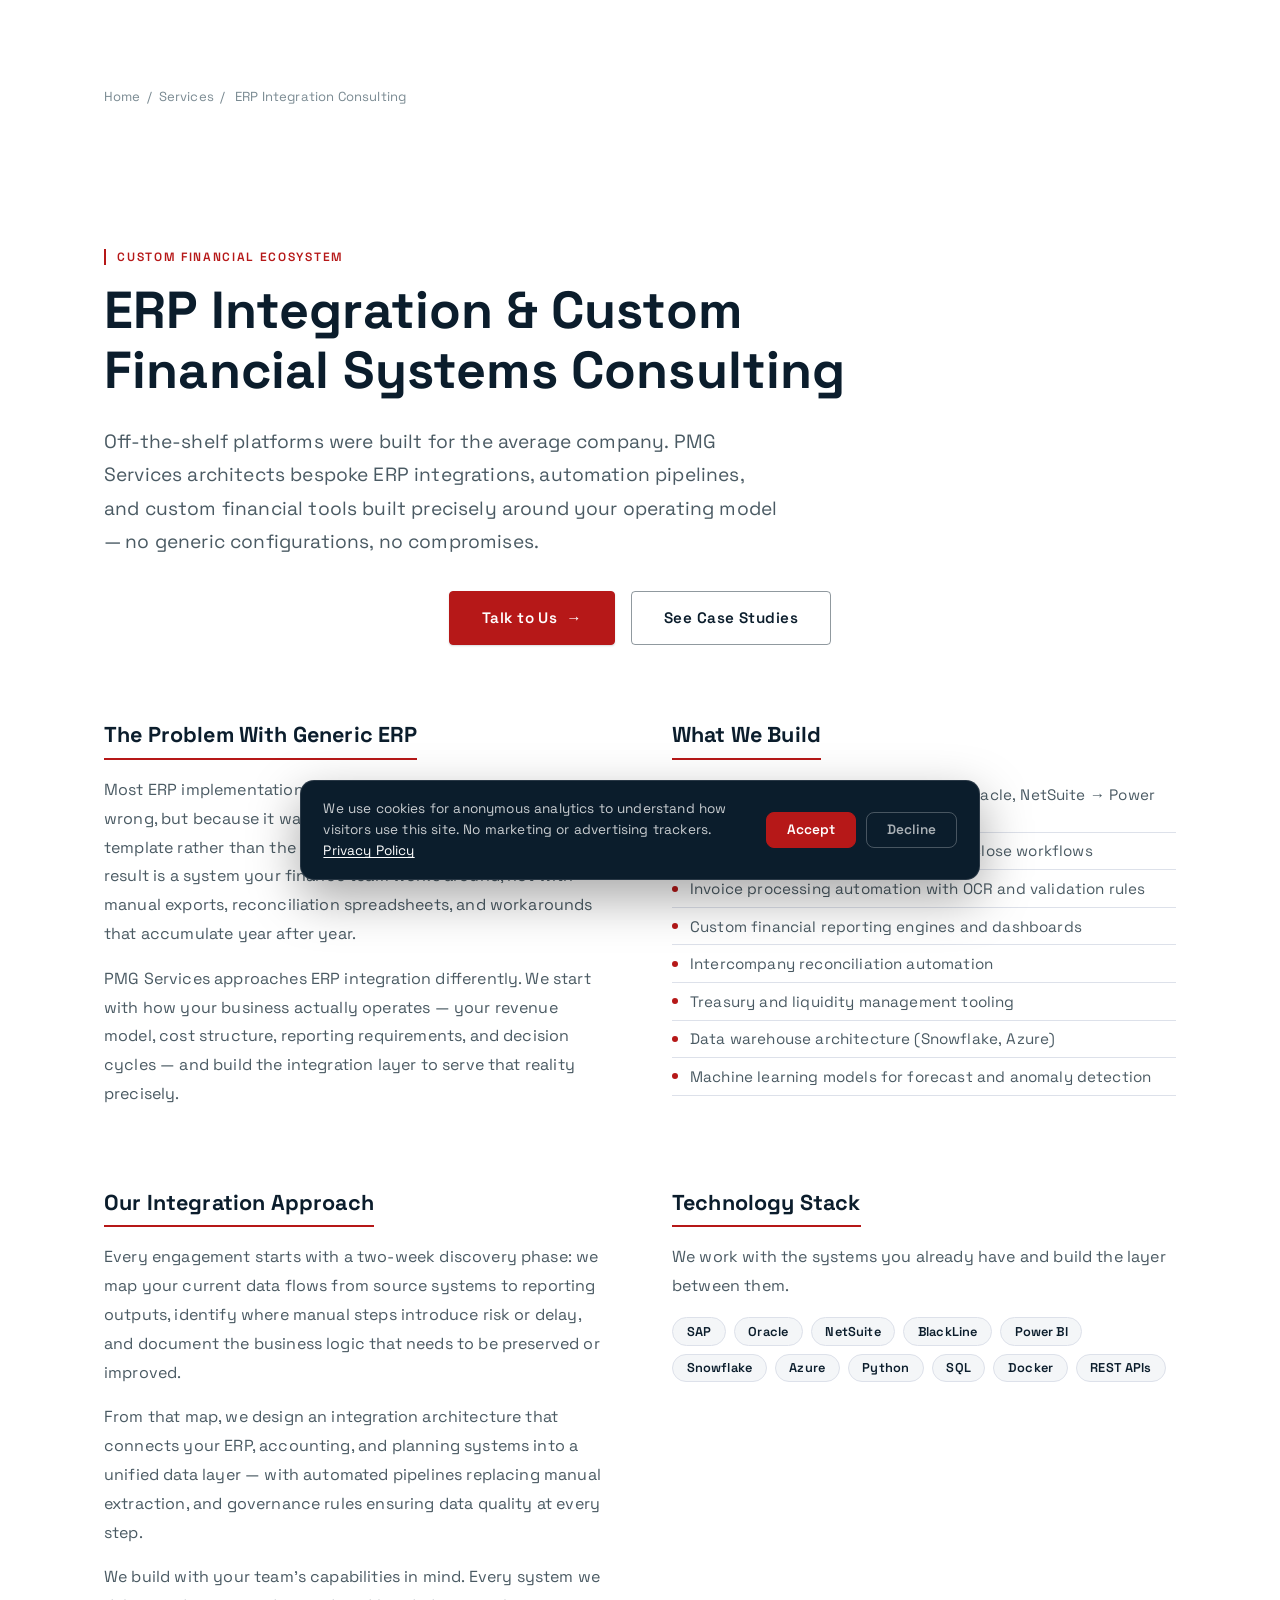
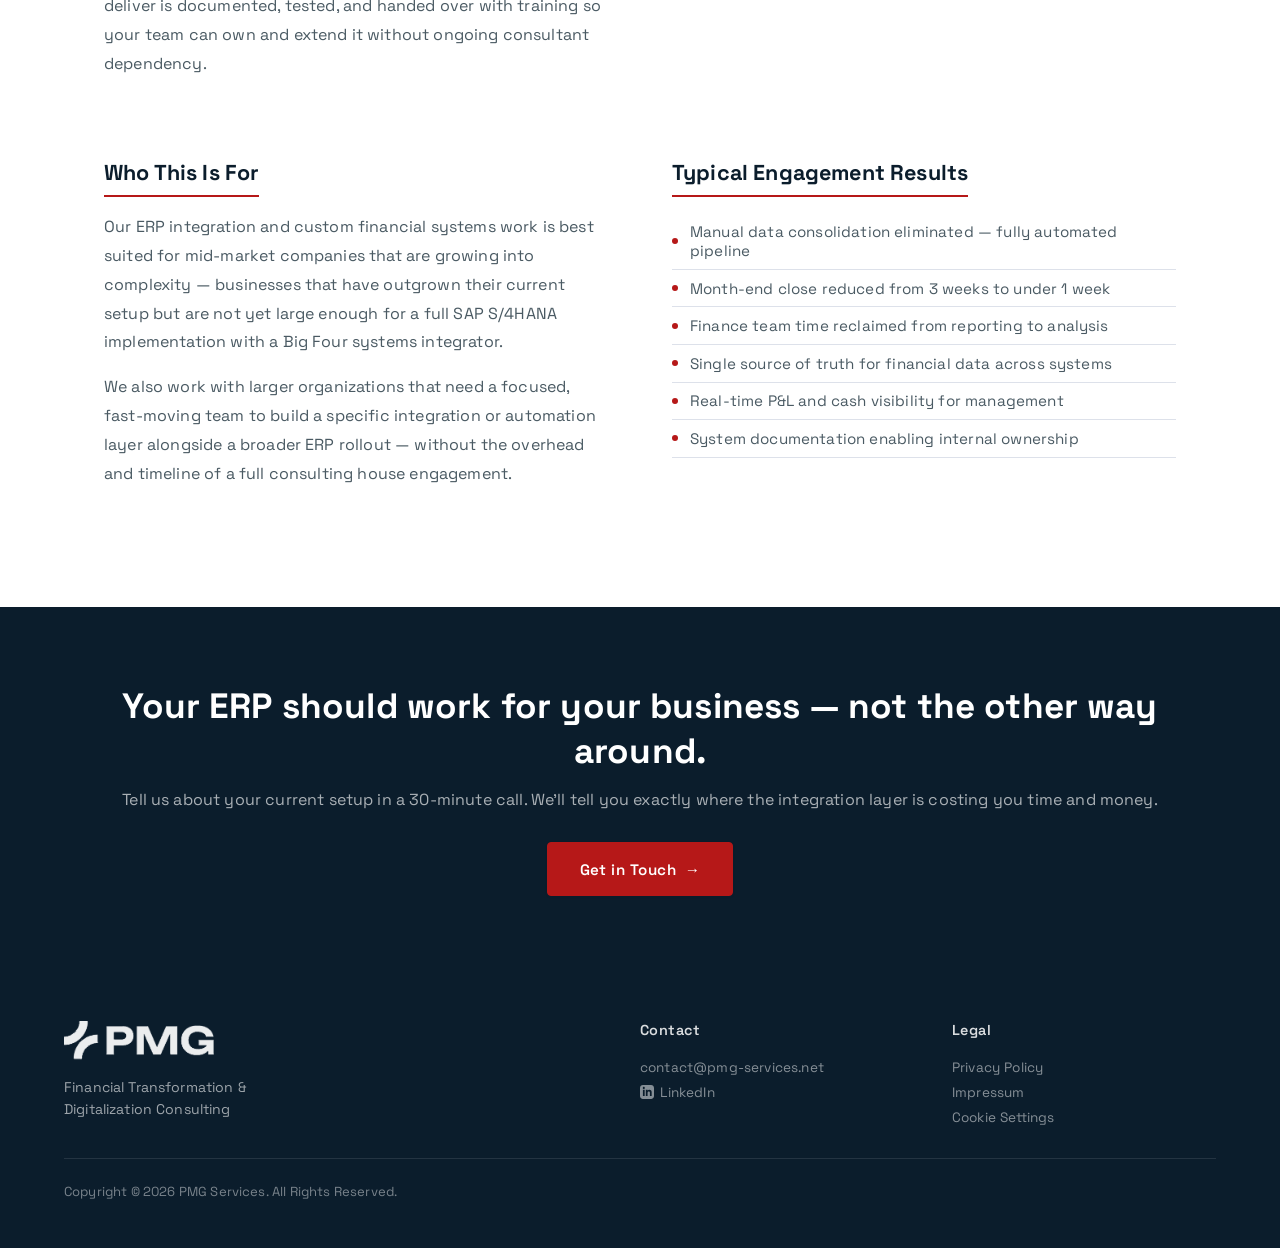
<file: erp-integration-consulting.html>
<!DOCTYPE html>
<html lang="en">
  <head>
    <meta charset="UTF-8" />
    <meta http-equiv="X-UA-Compatible" content="IE=edge" />
    <meta name="viewport" content="width=device-width, initial-scale=1.0" />
    <title>ERP Integration &amp; Custom Finance Systems | PMG Services</title>
    <meta name="description" content="Bespoke SAP, Oracle and NetSuite integrations, data pipelines and custom finance tooling built around how your business runs. Book a free call." />
    <meta name="robots" content="index, follow" />
    <link rel="canonical" href="https://pmg-services.net/erp-integration-consulting.html" />
    <link rel="icon" href="./assets/favicon.png" type="image/png" />


    <!-- Google Analytics 4 — GDPR-compliant: loads only after cookie consent. Set GA_ID in consent.js. -->
    <script src="consent.js?v=3" defer></script>

    <!-- Open Graph -->
    <meta property="og:type" content="website" />
    <meta property="og:title" content="ERP Integration Consulting | PMG Services" />
    <meta property="og:description" content="Bespoke SAP, Oracle and NetSuite integrations, data pipelines and custom finance tooling built around how your business runs. Book a free call." />
    <meta property="og:image" content="https://pmg-services.net/assets/logo.png" />
    <meta property="og:url" content="https://pmg-services.net/erp-integration-consulting.html" />

    <!-- Fonts -->
    <link rel="stylesheet" href="./assets/fonts/fonts.css?v=1" />

    <!-- Stylesheets -->
    <link rel="stylesheet" href="style.css?v=36" />
    <link rel="stylesheet" href="mediaqueries.css?v=9" />

    <!-- JSON-LD -->
    <script type="application/ld+json">
    {
      "@context": "https://schema.org",
      "@type": "Service",
      "name": "ERP Integration Consulting",
      "provider": {
        "@type": "ProfessionalService",
        "name": "PMG Services",
        "url": "https://pmg-services.net",
        "logo": "https://pmg-services.net/assets/logo.png"
      },
      "description": "Bespoke ERP integrations, automation pipelines, and custom financial tools for mid-market companies.",
      "areaServed": { "@type": "Place", "name": "Worldwide" },
      "url": "https://pmg-services.net/erp-integration-consulting.html"
    }
    </script>

    <style>
      .sp-hero {
        padding: clamp(6rem, 12vw, 9rem) var(--page-gutter) clamp(3rem, 6vw, 5rem);
        max-width: var(--content-max);
        margin: 0 auto;
      }
      .sp-hero .section-label { display: block; margin-bottom: 1rem; }
      .sp-hero h1 {
        font-size: clamp(2rem, 4.5vw, 3.25rem);
        font-weight: 700;
        color: var(--navy);
        line-height: 1.15;
        max-width: 800px;
        margin-bottom: 1.5rem;
      }
      .sp-hero p.lead {
        font-size: clamp(1rem, 1.5vw, 1.2rem);
        color: var(--text-body);
        max-width: 680px;
        line-height: 1.75;
        margin-bottom: 2rem;
      }
      .sp-body {
        max-width: var(--content-max);
        margin: 0 auto;
        padding: 0 var(--page-gutter) clamp(4rem, 8vw, 7rem);
        display: grid;
        grid-template-columns: 1fr 1fr;
        gap: 4rem;
      }
      @media (max-width: 768px) { .sp-body { grid-template-columns: 1fr; gap: 2.5rem; } }
      .sp-block h2 {
        font-size: 1.35rem;
        font-weight: 700;
        color: var(--navy);
        margin-bottom: 1rem;
        padding-bottom: 0.6rem;
        border-bottom: 2px solid var(--red);
        display: inline-block;
      }
      .sp-block p { line-height: 1.8; margin-bottom: 1rem; }
      .sp-block ul { list-style: none; padding: 0; margin: 0; }
      .sp-block ul li {
        padding: 0.55rem 0;
        border-bottom: 1px solid var(--border);
        color: var(--text-body);
        display: flex;
        align-items: center;
        gap: 0.75rem;
        font-size: 0.95rem;
      }
      .sp-block ul li::before {
        content: '';
        display: block;
        flex-shrink: 0;
        width: 6px;
        height: 6px;
        background: var(--red);
        border-radius: 50%;
      }
      .sp-cta-section {
        background: var(--navy);
        padding: clamp(3rem, 6vw, 5rem) var(--page-gutter);
        text-align: center;
      }
      .sp-cta-section h2 { color: #fff; font-size: clamp(1.5rem, 3vw, 2.2rem); margin-bottom: 1rem; }
      .sp-cta-section p { color: rgba(255,255,255,0.65); margin-bottom: 2rem; }
      .sp-breadcrumb {
        max-width: var(--content-max);
        margin: 0 auto;
        padding: 5.5rem var(--page-gutter) 0;
        font-size: 0.82rem;
        color: var(--text-muted);
      }
      .sp-breadcrumb a { color: var(--text-muted); text-decoration: none; }
      .sp-breadcrumb a:hover { color: var(--red); }
      .sp-breadcrumb span { margin: 0 0.4rem; }
      .tech-pill-row {
        display: flex;
        flex-wrap: wrap;
        gap: 0.5rem;
        margin-top: 1rem;
      }
      .tech-pill {
        padding: 0.3rem 0.85rem;
        border: 1px solid var(--border);
        border-radius: 999px;
        font-size: 0.8rem;
        font-weight: 600;
        color: var(--navy);
        background: var(--off-white-dark);
      }
    </style>
  </head>
  <body>

    <!-- ─── NAV ─── -->
    <nav id="desktop-nav" aria-label="Main navigation">
      <div class="logo">
        <a href="/" class="nav-logo-link">
          <img src="./assets/logo.png" alt="PMG Services Logo" class="nav-logo nav-logo-dark" />
          <img src="./assets/LOGO_PMG_white.png" alt="PMG Services Logo" class="nav-logo nav-logo-light" />
        </a>
      </div>
      <ul class="nav-links">
        <li><a href="/#about-us">About</a></li>
        <li><a href="/#about">Services</a></li>
        <li><a href="/#projects">Projects</a></li>
        <li><a href="/#how-we-work">How We Work</a></li>
        <li><a href="/#contact">Contact</a></li>
      </ul>
    </nav>

    <nav id="hamburger-nav" aria-label="Mobile navigation">
      <div class="logo">
        <a href="/" class="nav-logo-link">
          <img src="./assets/logo.png" alt="PMG Services Logo" class="nav-logo mobile-nav-logo" />
        </a>
      </div>
      <button class="hamburger-icon" onclick="this.classList.toggle('open');document.getElementById('sp-mobile-menu').classList.toggle('open')" aria-label="Toggle navigation menu">
        <span></span><span></span><span></span>
      </button>
      <div class="menu-links" id="sp-mobile-menu">
        <a href="/#about-us">About</a>
        <a href="/#about">Services</a>
        <a href="/#projects">Projects</a>
        <a href="/#how-we-work">How We Work</a>
        <a href="/#contact">Contact</a>
      </div>
    </nav>

    <main>

      <div class="sp-breadcrumb">
        <a href="/">Home</a><span>/</span><a href="/#about">Services</a><span>/</span> ERP Integration Consulting
      </div>

      <!-- ─── HERO ─── -->
      <section class="sp-hero">
        <span class="section-label">Custom Financial Ecosystem</span>
        <h1>ERP Integration &amp; Custom Financial Systems Consulting</h1>
        <p class="lead">Off-the-shelf platforms were built for the average company. PMG Services architects bespoke ERP integrations, automation pipelines, and custom financial tools built precisely around your operating model — no generic configurations, no compromises.</p>
        <div class="btn-container">
          <a href="/#contact" class="btn btn-color-1">Talk to Us</a>
          <a href="/#projects" class="btn btn-color-2">See Case Studies</a>
        </div>
      </section>

      <!-- ─── BODY ─── -->
      <div class="sp-body">

        <div class="sp-block">
          <h2>The Problem With Generic ERP</h2>
          <p>Most ERP implementations fail not because the software is wrong, but because it was configured to match the vendor's template rather than the company's actual operating model. The result is a system your finance team works around, not with — manual exports, reconciliation spreadsheets, and workarounds that accumulate year after year.</p>
          <p>PMG Services approaches ERP integration differently. We start with how your business actually operates — your revenue model, cost structure, reporting requirements, and decision cycles — and build the integration layer to serve that reality precisely.</p>
        </div>

        <div class="sp-block">
          <h2>What We Build</h2>
          <ul>
            <li>ERP to BI integration pipelines (SAP, Oracle, NetSuite → Power BI)</li>
            <li>Automated month-end and year-end close workflows</li>
            <li>Invoice processing automation with OCR and validation rules</li>
            <li>Custom financial reporting engines and dashboards</li>
            <li>Intercompany reconciliation automation</li>
            <li>Treasury and liquidity management tooling</li>
            <li>Data warehouse architecture (Snowflake, Azure)</li>
            <li>Machine learning models for forecast and anomaly detection</li>
          </ul>
        </div>

        <div class="sp-block">
          <h2>Our Integration Approach</h2>
          <p>Every engagement starts with a two-week discovery phase: we map your current data flows from source systems to reporting outputs, identify where manual steps introduce risk or delay, and document the business logic that needs to be preserved or improved.</p>
          <p>From that map, we design an integration architecture that connects your ERP, accounting, and planning systems into a unified data layer — with automated pipelines replacing manual extraction, and governance rules ensuring data quality at every step.</p>
          <p>We build with your team's capabilities in mind. Every system we deliver is documented, tested, and handed over with training so your team can own and extend it without ongoing consultant dependency.</p>
        </div>

        <div class="sp-block">
          <h2>Technology Stack</h2>
          <p>We work with the systems you already have and build the layer between them.</p>
          <div class="tech-pill-row">
            <span class="tech-pill">SAP</span>
            <span class="tech-pill">Oracle</span>
            <span class="tech-pill">NetSuite</span>
            <span class="tech-pill">BlackLine</span>
            <span class="tech-pill">Power BI</span>
            <span class="tech-pill">Snowflake</span>
            <span class="tech-pill">Azure</span>
            <span class="tech-pill">Python</span>
            <span class="tech-pill">SQL</span>
            <span class="tech-pill">Docker</span>
            <span class="tech-pill">REST APIs</span>
          </div>
        </div>

        <div class="sp-block">
          <h2>Who This Is For</h2>
          <p>Our ERP integration and custom financial systems work is best suited for mid-market companies that are growing into complexity — businesses that have outgrown their current setup but are not yet large enough for a full SAP S/4HANA implementation with a Big Four systems integrator.</p>
          <p>We also work with larger organizations that need a focused, fast-moving team to build a specific integration or automation layer alongside a broader ERP rollout — without the overhead and timeline of a full consulting house engagement.</p>
        </div>

        <div class="sp-block">
          <h2>Typical Engagement Results</h2>
          <ul>
            <li>Manual data consolidation eliminated — fully automated pipeline</li>
            <li>Month-end close reduced from 3 weeks to under 1 week</li>
            <li>Finance team time reclaimed from reporting to analysis</li>
            <li>Single source of truth for financial data across systems</li>
            <li>Real-time P&amp;L and cash visibility for management</li>
            <li>System documentation enabling internal ownership</li>
          </ul>
        </div>

      </div>

      <!-- ─── CTA ─── -->
      <div class="sp-cta-section">
        <h2>Your ERP should work for your business — not the other way around.</h2>
        <p>Tell us about your current setup in a 30-minute call. We'll tell you exactly where the integration layer is costing you time and money.</p>
        <a href="/#contact" class="btn btn-color-1">Get in Touch</a>
      </div>

    </main>

    <!-- ─── FOOTER ─── -->
    <footer>
      <div class="footer-inner">
        <div class="footer-top">
          <div class="footer-brand">
            <img src="./assets/LOGO_PMG_white.png" alt="PMG Services" class="footer-logo" />
            <p class="footer-tagline">Financial Transformation &amp;<br>Digitalization Consulting</p>
          </div>
          <div class="footer-contact-col">
            <h3 class="footer-heading">Contact</h3>
            <a href="mailto:contact@pmg-services.net" class="footer-link">contact@pmg-services.net</a>
            <a href="https://www.linkedin.com/company/p-m-g-services/" target="_blank" rel="noopener noreferrer" class="footer-link footer-linkedin">
              <svg viewBox="0 0 24 24" fill="currentColor" width="16" height="16" aria-hidden="true"><path d="M19 0h-14c-2.761 0-5 2.239-5 5v14c0 2.761 2.239 5 5 5h14c2.762 0 5-2.239 5-5v-14c0-2.761-2.238-5-5-5zm-11 19h-3v-11h3v11zm-1.5-12.268c-.966 0-1.75-.79-1.75-1.764s.784-1.764 1.75-1.764 1.75.79 1.75 1.764-.783 1.764-1.75 1.764zm13.5 12.268h-3v-5.604c0-3.368-4-3.113-4 0v5.604h-3v-11h3v1.765c1.396-2.586 7-2.777 7 2.476v6.759z"/></svg>
              LinkedIn
            </a>
          </div>
          <div class="footer-legal-col">
            <h3 class="footer-heading">Legal</h3>
            <a href="./privacy-policy.html" class="footer-link">Privacy Policy</a>
            <a href="./impressum.html" class="footer-link">Impressum</a>
            <a href="#" class="footer-link" onclick="event.preventDefault();if(window.pmgOpenConsent)pmgOpenConsent();">Cookie Settings</a>
          </div>
        </div>
        <div class="footer-bottom">
          <p>Copyright &#169; 2026 PMG Services. All Rights Reserved.</p>
        </div>
      </div>
    </footer>

  </body>
</html>
</file>
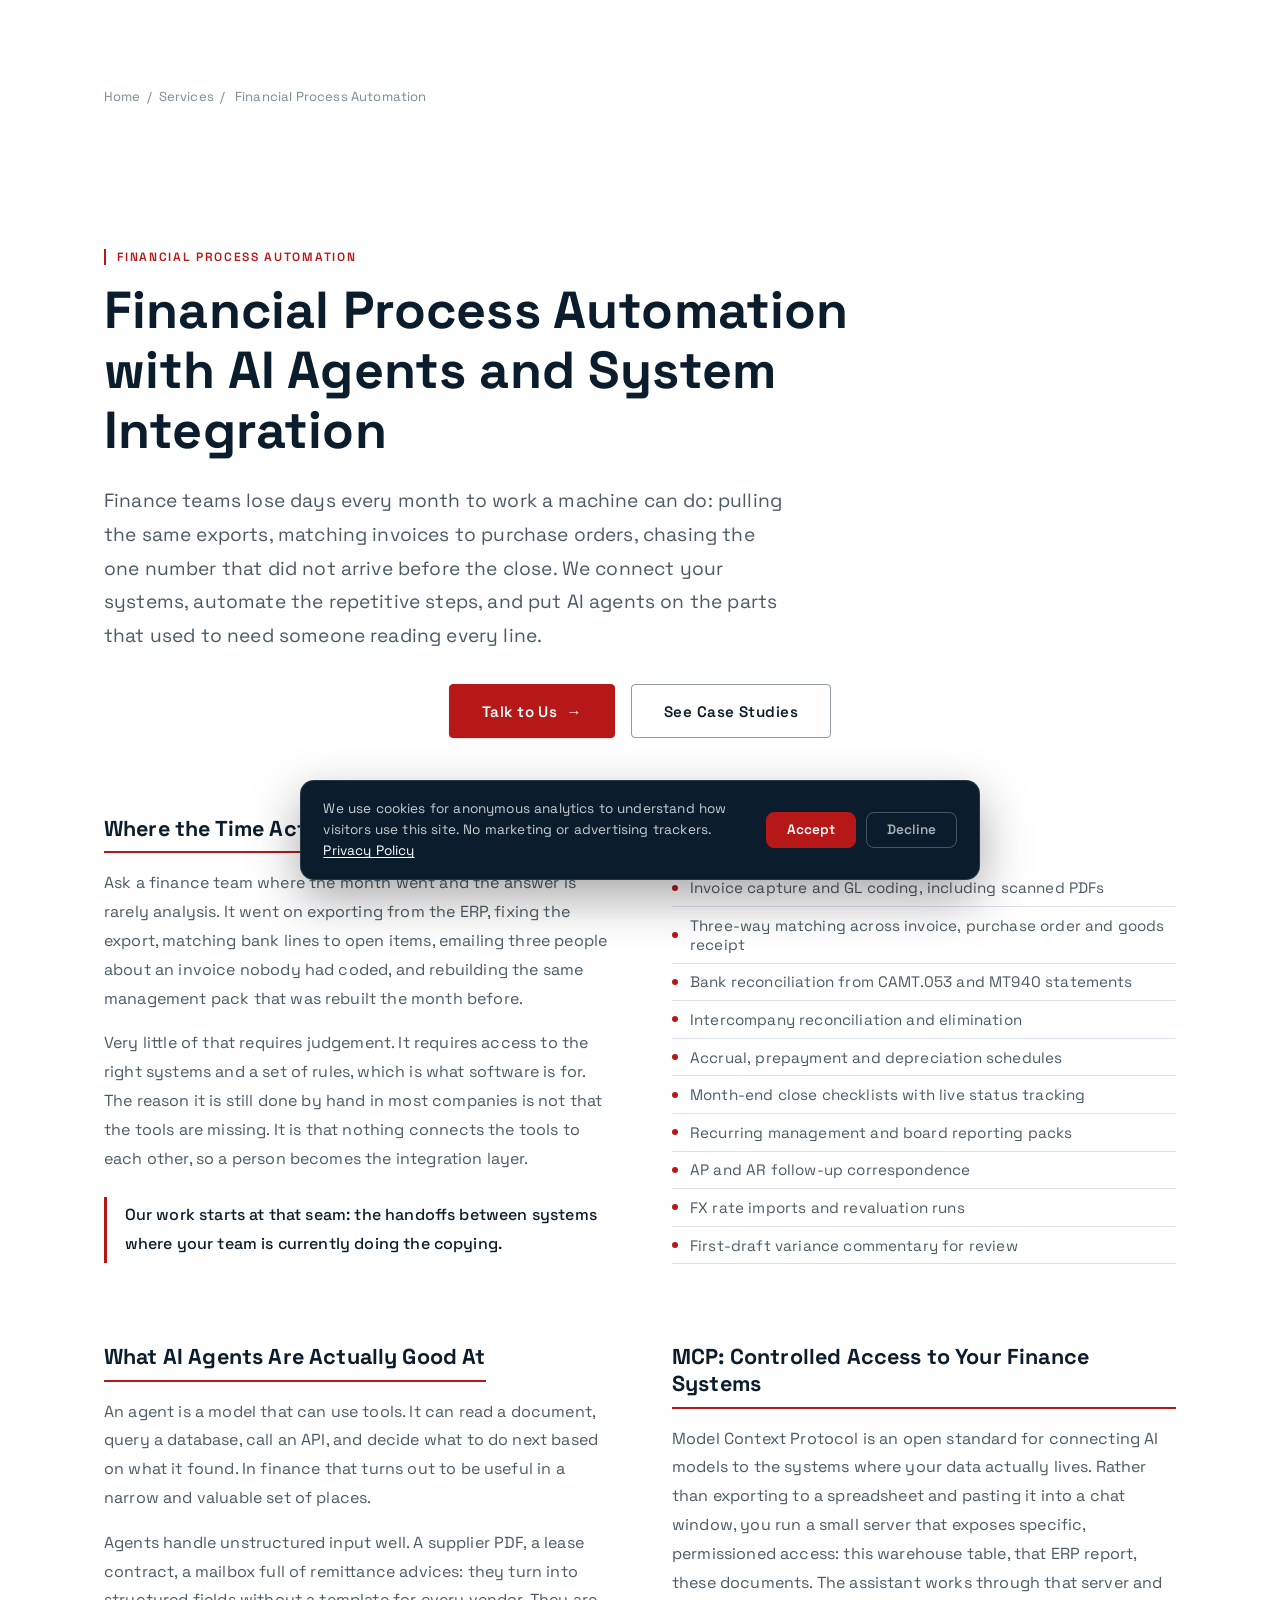
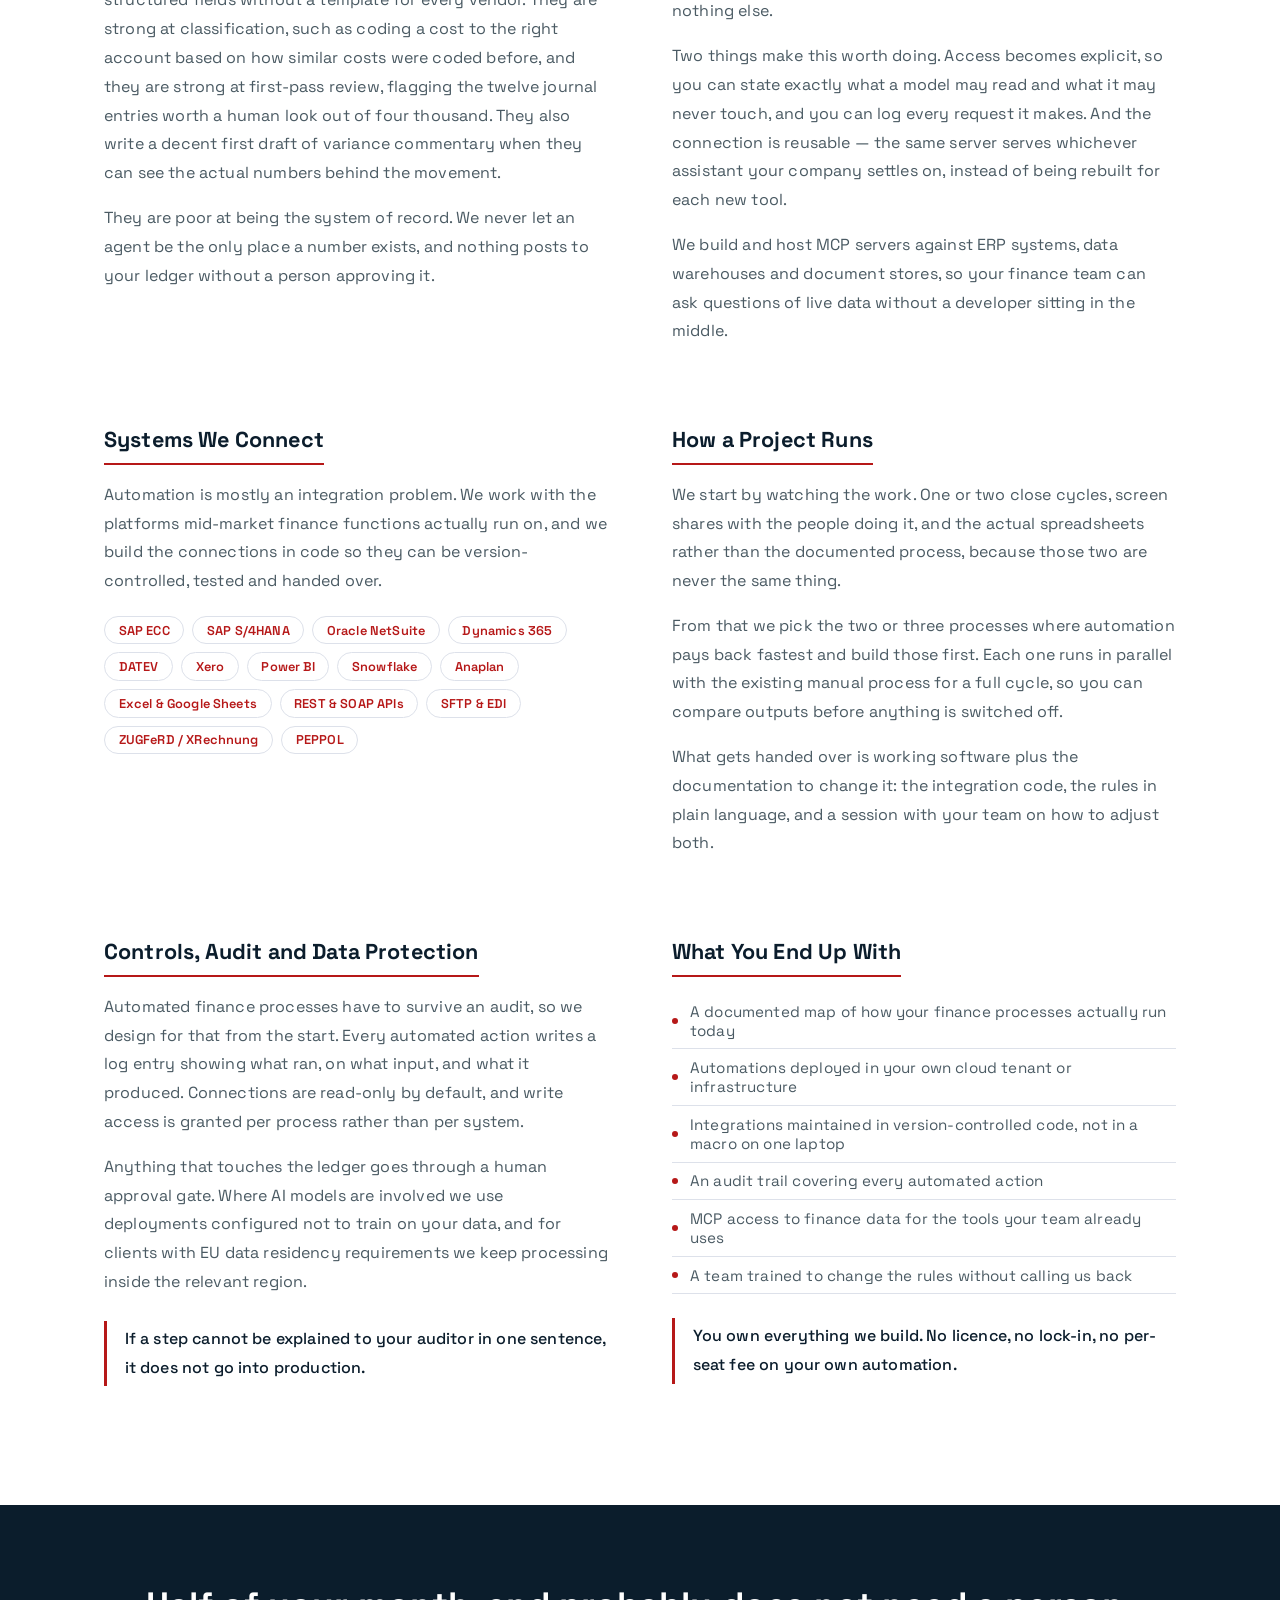
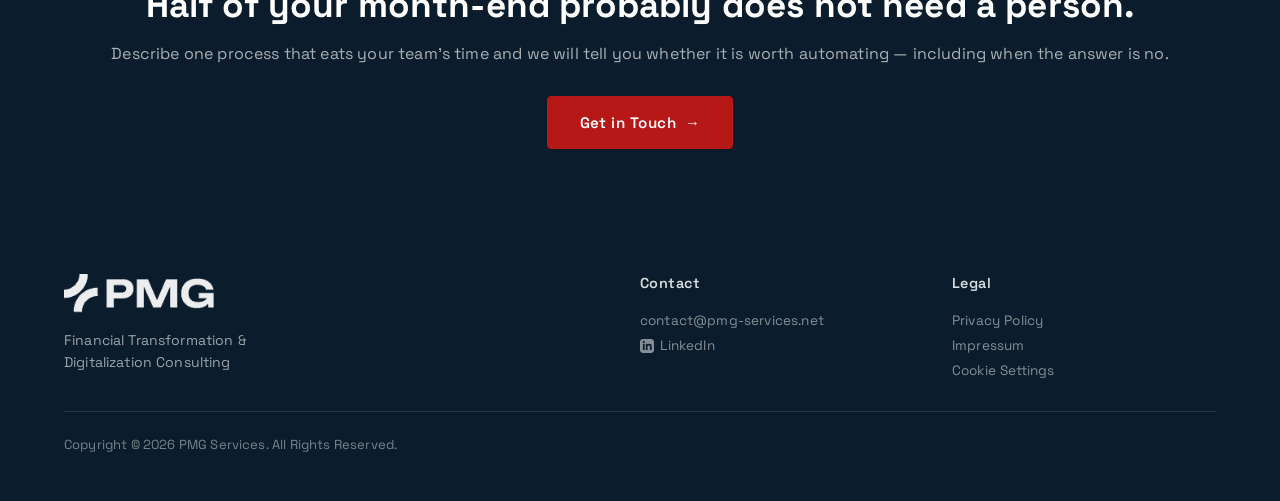
<file: financial-process-automation.html>
<!DOCTYPE html>
<html lang="en">
  <head>
    <meta charset="UTF-8" />
    <meta http-equiv="X-UA-Compatible" content="IE=edge" />
    <meta name="viewport" content="width=device-width, initial-scale=1.0" />
    <title>Financial Process Automation with AI Agents | PMG Services</title>
    <meta name="description" content="Automate invoice capture, reconciliation, close and reporting with AI agents and MCP connections into SAP, NetSuite and DATEV. Book a free call." />
    <meta name="robots" content="index, follow" />
    <link rel="canonical" href="https://pmg-services.net/financial-process-automation.html" />
    <link rel="icon" href="./assets/favicon.png" type="image/png" />


    <!-- Google Analytics 4 — GDPR-compliant: loads only after cookie consent. Set GA_ID in consent.js. -->
    <script src="consent.js?v=3" defer></script>

    <!-- Open Graph -->
    <meta property="og:type" content="website" />
    <meta property="og:title" content="Financial Process Automation | PMG Services" />
    <meta property="og:description" content="Automate invoice capture, reconciliation, close and reporting with AI agents and MCP connections into SAP, NetSuite and DATEV. Book a free call." />
    <meta property="og:image" content="https://pmg-services.net/assets/logo.png" />
    <meta property="og:url" content="https://pmg-services.net/financial-process-automation.html" />

    <!-- Fonts -->
    <link rel="stylesheet" href="./assets/fonts/fonts.css?v=1" />

    <!-- Stylesheets -->
    <link rel="stylesheet" href="style.css?v=36" />
    <link rel="stylesheet" href="mediaqueries.css?v=9" />

    <!-- JSON-LD -->
    <script type="application/ld+json">
    {
      "@context": "https://schema.org",
      "@type": "Service",
      "name": "Financial Process Automation",
      "provider": {
        "@type": "ProfessionalService",
        "name": "PMG Services",
        "url": "https://pmg-services.net",
        "logo": "https://pmg-services.net/assets/logo.png"
      },
      "description": "Finance process automation using AI agents, MCP connections and system integrations — invoice capture, reconciliation, close automation and management reporting.",
      "areaServed": { "@type": "Place", "name": "Worldwide" },
      "url": "https://pmg-services.net/financial-process-automation.html"
    }
    </script>

    <style>
      .sp-hero {
        padding: clamp(6rem, 12vw, 9rem) var(--page-gutter) clamp(3rem, 6vw, 5rem);
        max-width: var(--content-max);
        margin: 0 auto;
      }
      .sp-hero .section-label { display: block; margin-bottom: 1rem; }
      .sp-hero h1 {
        font-size: clamp(2rem, 4.5vw, 3.25rem);
        font-weight: 700;
        color: var(--navy);
        line-height: 1.15;
        max-width: 800px;
        margin-bottom: 1.5rem;
      }
      .sp-hero p.lead {
        font-size: clamp(1rem, 1.5vw, 1.2rem);
        color: var(--text-body);
        max-width: 680px;
        line-height: 1.75;
        margin-bottom: 2rem;
      }
      .sp-body {
        max-width: var(--content-max);
        margin: 0 auto;
        padding: 0 var(--page-gutter) clamp(4rem, 8vw, 7rem);
        display: grid;
        grid-template-columns: 1fr 1fr;
        gap: 4rem;
      }
      @media (max-width: 768px) { .sp-body { grid-template-columns: 1fr; gap: 2.5rem; } }
      .sp-block h2 {
        font-size: 1.35rem;
        font-weight: 700;
        color: var(--navy);
        margin-bottom: 1rem;
        padding-bottom: 0.6rem;
        border-bottom: 2px solid var(--red);
        display: inline-block;
      }
      .sp-block p { line-height: 1.8; margin-bottom: 1rem; }
      .sp-block ul { list-style: none; padding: 0; margin: 0; }
      .sp-block ul li {
        padding: 0.55rem 0;
        border-bottom: 1px solid var(--border);
        color: var(--text-body);
        display: flex;
        align-items: center;
        gap: 0.75rem;
        font-size: 0.95rem;
      }
      .sp-block ul li::before {
        content: '';
        display: block;
        flex-shrink: 0;
        width: 6px;
        height: 6px;
        background: var(--red);
        border-radius: 50%;
      }
      .sp-cta-section {
        background: var(--navy);
        padding: clamp(3rem, 6vw, 5rem) var(--page-gutter);
        text-align: center;
      }
      .sp-cta-section h2 { color: #fff; font-size: clamp(1.5rem, 3vw, 2.2rem); margin-bottom: 1rem; }
      .sp-cta-section p { color: rgba(255,255,255,0.65); margin-bottom: 2rem; }
      .sp-breadcrumb {
        max-width: var(--content-max);
        margin: 0 auto;
        padding: 5.5rem var(--page-gutter) 0;
        font-size: 0.82rem;
        color: var(--text-muted);
      }
      .sp-breadcrumb a { color: var(--text-muted); text-decoration: none; }
      .sp-breadcrumb a:hover { color: var(--red); }
      .sp-breadcrumb span { margin: 0 0.4rem; }
      .stack-tags {
        display: flex;
        flex-wrap: wrap;
        gap: 0.5rem;
        margin-top: 1.25rem;
      }
      .stack-tag {
        padding: 0.3rem 0.85rem;
        border: 1px solid var(--border);
        border-radius: 999px;
        font-size: 0.8rem;
        font-weight: 600;
        color: var(--red);
        background: #fff;
      }
      .sp-note {
        border-left: 3px solid var(--red);
        padding: 0.25rem 0 0.25rem 1.1rem;
        margin: 1.5rem 0 0;
        color: var(--text-primary);
        font-weight: 500;
        line-height: 1.7;
      }
    </style>
  </head>
  <body>

    <!-- ─── NAV ─── -->
    <nav id="desktop-nav" aria-label="Main navigation">
      <div class="logo">
        <a href="/" class="nav-logo-link">
          <img src="./assets/logo.png" alt="PMG Services Logo" class="nav-logo nav-logo-dark" />
          <img src="./assets/LOGO_PMG_white.png" alt="PMG Services Logo" class="nav-logo nav-logo-light" />
        </a>
      </div>
      <ul class="nav-links">
        <li><a href="/#about-us">About</a></li>
        <li><a href="/#about">Services</a></li>
        <li><a href="/#projects">Projects</a></li>
        <li><a href="/#how-we-work">How We Work</a></li>
        <li><a href="/#contact">Contact</a></li>
      </ul>
    </nav>

    <nav id="hamburger-nav" aria-label="Mobile navigation">
      <div class="logo">
        <a href="/" class="nav-logo-link">
          <img src="./assets/logo.png" alt="PMG Services Logo" class="nav-logo mobile-nav-logo" />
        </a>
      </div>
      <button class="hamburger-icon" onclick="this.classList.toggle('open');document.getElementById('sp-mobile-menu').classList.toggle('open')" aria-label="Toggle navigation menu">
        <span></span><span></span><span></span>
      </button>
      <div class="menu-links" id="sp-mobile-menu">
        <a href="/#about-us">About</a>
        <a href="/#about">Services</a>
        <a href="/#projects">Projects</a>
        <a href="/#how-we-work">How We Work</a>
        <a href="/#contact">Contact</a>
      </div>
    </nav>

    <main>

      <div class="sp-breadcrumb">
        <a href="/">Home</a><span>/</span><a href="/#about">Services</a><span>/</span> Financial Process Automation
      </div>

      <!-- ─── HERO ─── -->
      <section class="sp-hero">
        <span class="section-label">Financial Process Automation</span>
        <h1>Financial Process Automation with AI Agents and System Integration</h1>
        <p class="lead">Finance teams lose days every month to work a machine can do: pulling the same exports, matching invoices to purchase orders, chasing the one number that did not arrive before the close. We connect your systems, automate the repetitive steps, and put AI agents on the parts that used to need someone reading every line.</p>
        <div class="btn-container">
          <a href="/#contact" class="btn btn-color-1">Talk to Us</a>
          <a href="/#projects" class="btn btn-color-2">See Case Studies</a>
        </div>
      </section>

      <!-- ─── BODY ─── -->
      <div class="sp-body">

        <div class="sp-block">
          <h2>Where the Time Actually Goes</h2>
          <p>Ask a finance team where the month went and the answer is rarely analysis. It went on exporting from the ERP, fixing the export, matching bank lines to open items, emailing three people about an invoice nobody had coded, and rebuilding the same management pack that was rebuilt the month before.</p>
          <p>Very little of that requires judgement. It requires access to the right systems and a set of rules, which is what software is for. The reason it is still done by hand in most companies is not that the tools are missing. It is that nothing connects the tools to each other, so a person becomes the integration layer.</p>
          <p class="sp-note">Our work starts at that seam: the handoffs between systems where your team is currently doing the copying.</p>
        </div>

        <div class="sp-block">
          <h2>What We Automate</h2>
          <ul>
            <li>Invoice capture and GL coding, including scanned PDFs</li>
            <li>Three-way matching across invoice, purchase order and goods receipt</li>
            <li>Bank reconciliation from CAMT.053 and MT940 statements</li>
            <li>Intercompany reconciliation and elimination</li>
            <li>Accrual, prepayment and depreciation schedules</li>
            <li>Month-end close checklists with live status tracking</li>
            <li>Recurring management and board reporting packs</li>
            <li>AP and AR follow-up correspondence</li>
            <li>FX rate imports and revaluation runs</li>
            <li>First-draft variance commentary for review</li>
          </ul>
        </div>

        <div class="sp-block">
          <h2>What AI Agents Are Actually Good At</h2>
          <p>An agent is a model that can use tools. It can read a document, query a database, call an API, and decide what to do next based on what it found. In finance that turns out to be useful in a narrow and valuable set of places.</p>
          <p>Agents handle unstructured input well. A supplier PDF, a lease contract, a mailbox full of remittance advices: they turn into structured fields without a template for every vendor. They are strong at classification, such as coding a cost to the right account based on how similar costs were coded before, and they are strong at first-pass review, flagging the twelve journal entries worth a human look out of four thousand. They also write a decent first draft of variance commentary when they can see the actual numbers behind the movement.</p>
          <p>They are poor at being the system of record. We never let an agent be the only place a number exists, and nothing posts to your ledger without a person approving it.</p>
        </div>

        <div class="sp-block">
          <h2>MCP: Controlled Access to Your Finance Systems</h2>
          <p>Model Context Protocol is an open standard for connecting AI models to the systems where your data actually lives. Rather than exporting to a spreadsheet and pasting it into a chat window, you run a small server that exposes specific, permissioned access: this warehouse table, that ERP report, these documents. The assistant works through that server and nothing else.</p>
          <p>Two things make this worth doing. Access becomes explicit, so you can state exactly what a model may read and what it may never touch, and you can log every request it makes. And the connection is reusable — the same server serves whichever assistant your company settles on, instead of being rebuilt for each new tool.</p>
          <p>We build and host MCP servers against ERP systems, data warehouses and document stores, so your finance team can ask questions of live data without a developer sitting in the middle.</p>
        </div>

        <div class="sp-block">
          <h2>Systems We Connect</h2>
          <p>Automation is mostly an integration problem. We work with the platforms mid-market finance functions actually run on, and we build the connections in code so they can be version-controlled, tested and handed over.</p>
          <div class="stack-tags">
            <span class="stack-tag">SAP ECC</span>
            <span class="stack-tag">SAP S/4HANA</span>
            <span class="stack-tag">Oracle NetSuite</span>
            <span class="stack-tag">Dynamics 365</span>
            <span class="stack-tag">DATEV</span>
            <span class="stack-tag">Xero</span>
            <span class="stack-tag">Power BI</span>
            <span class="stack-tag">Snowflake</span>
            <span class="stack-tag">Anaplan</span>
            <span class="stack-tag">Excel &amp; Google Sheets</span>
            <span class="stack-tag">REST &amp; SOAP APIs</span>
            <span class="stack-tag">SFTP &amp; EDI</span>
            <span class="stack-tag">ZUGFeRD / XRechnung</span>
            <span class="stack-tag">PEPPOL</span>
          </div>
        </div>

        <div class="sp-block">
          <h2>How a Project Runs</h2>
          <p>We start by watching the work. One or two close cycles, screen shares with the people doing it, and the actual spreadsheets rather than the documented process, because those two are never the same thing.</p>
          <p>From that we pick the two or three processes where automation pays back fastest and build those first. Each one runs in parallel with the existing manual process for a full cycle, so you can compare outputs before anything is switched off.</p>
          <p>What gets handed over is working software plus the documentation to change it: the integration code, the rules in plain language, and a session with your team on how to adjust both.</p>
        </div>

        <div class="sp-block">
          <h2>Controls, Audit and Data Protection</h2>
          <p>Automated finance processes have to survive an audit, so we design for that from the start. Every automated action writes a log entry showing what ran, on what input, and what it produced. Connections are read-only by default, and write access is granted per process rather than per system.</p>
          <p>Anything that touches the ledger goes through a human approval gate. Where AI models are involved we use deployments configured not to train on your data, and for clients with EU data residency requirements we keep processing inside the relevant region.</p>
          <p class="sp-note">If a step cannot be explained to your auditor in one sentence, it does not go into production.</p>
        </div>

        <div class="sp-block">
          <h2>What You End Up With</h2>
          <ul>
            <li>A documented map of how your finance processes actually run today</li>
            <li>Automations deployed in your own cloud tenant or infrastructure</li>
            <li>Integrations maintained in version-controlled code, not in a macro on one laptop</li>
            <li>An audit trail covering every automated action</li>
            <li>MCP access to finance data for the tools your team already uses</li>
            <li>A team trained to change the rules without calling us back</li>
          </ul>
          <p class="sp-note">You own everything we build. No licence, no lock-in, no per-seat fee on your own automation.</p>
        </div>

      </div>

      <!-- ─── CTA ─── -->
      <div class="sp-cta-section">
        <h2>Half of your month-end probably does not need a person.</h2>
        <p>Describe one process that eats your team's time and we will tell you whether it is worth automating — including when the answer is no.</p>
        <a href="/#contact" class="btn btn-color-1">Get in Touch</a>
      </div>

    </main>

    <!-- ─── FOOTER ─── -->
    <footer>
      <div class="footer-inner">
        <div class="footer-top">
          <div class="footer-brand">
            <img src="./assets/LOGO_PMG_white.png" alt="PMG Services" class="footer-logo" />
            <p class="footer-tagline">Financial Transformation &amp;<br>Digitalization Consulting</p>
          </div>
          <div class="footer-contact-col">
            <h3 class="footer-heading">Contact</h3>
            <a href="mailto:contact@pmg-services.net" class="footer-link">contact@pmg-services.net</a>
            <a href="https://www.linkedin.com/company/p-m-g-services/" target="_blank" rel="noopener noreferrer" class="footer-link footer-linkedin">
              <svg viewBox="0 0 24 24" fill="currentColor" width="16" height="16" aria-hidden="true"><path d="M19 0h-14c-2.761 0-5 2.239-5 5v14c0 2.761 2.239 5 5 5h14c2.762 0 5-2.239 5-5v-14c0-2.761-2.238-5-5-5zm-11 19h-3v-11h3v11zm-1.5-12.268c-.966 0-1.75-.79-1.75-1.764s.784-1.764 1.75-1.764 1.75.79 1.75 1.764-.783 1.764-1.75 1.764zm13.5 12.268h-3v-5.604c0-3.368-4-3.113-4 0v5.604h-3v-11h3v1.765c1.396-2.586 7-2.777 7 2.476v6.759z"/></svg>
              LinkedIn
            </a>
          </div>
          <div class="footer-legal-col">
            <h3 class="footer-heading">Legal</h3>
            <a href="./privacy-policy.html" class="footer-link">Privacy Policy</a>
            <a href="./impressum.html" class="footer-link">Impressum</a>
            <a href="#" class="footer-link" onclick="event.preventDefault();if(window.pmgOpenConsent)pmgOpenConsent();">Cookie Settings</a>
          </div>
        </div>
        <div class="footer-bottom">
          <p>Copyright &#169; 2026 PMG Services. All Rights Reserved.</p>
        </div>
      </div>
    </footer>

  </body>
</html>
</file>
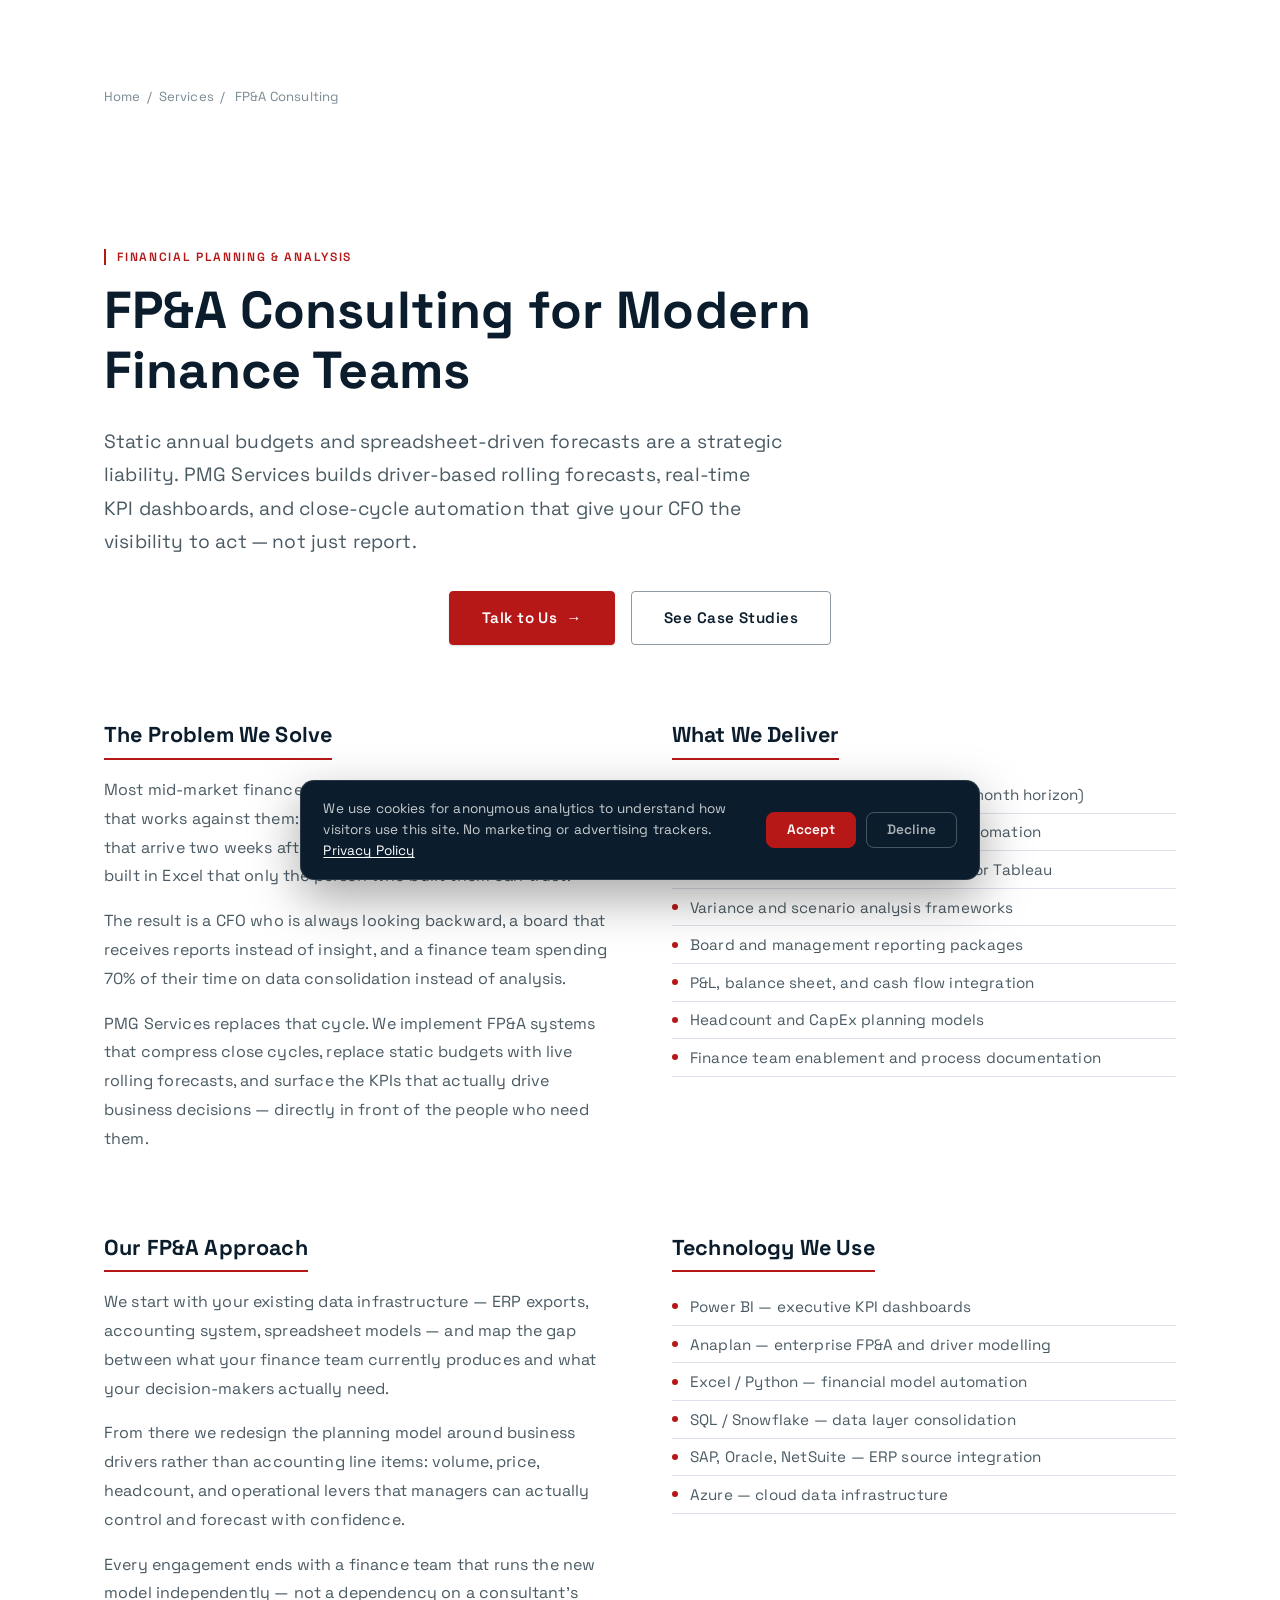
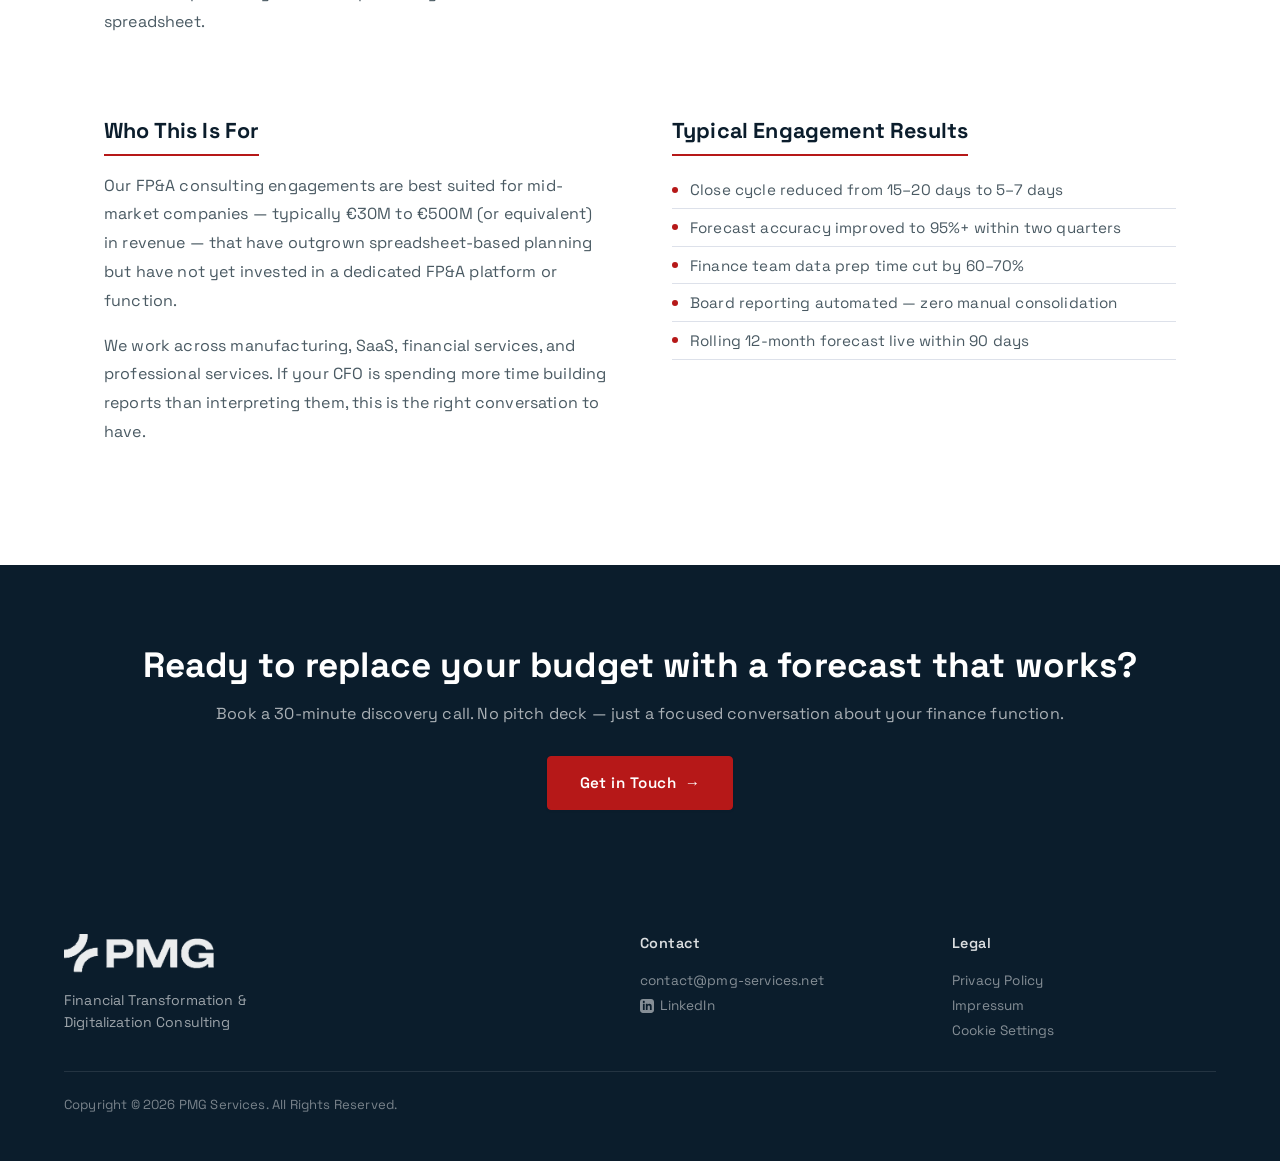
<file: fpa-consulting.html>
<!DOCTYPE html>
<html lang="en">
  <head>
    <meta charset="UTF-8" />
    <meta http-equiv="X-UA-Compatible" content="IE=edge" />
    <meta name="viewport" content="width=device-width, initial-scale=1.0" />
    <title>FP&amp;A Consulting for Mid-Market Companies | PMG Services</title>
    <meta name="description" content="Driver-based rolling forecasts, KPI dashboards and close automation for mid-market finance teams, built on your own ERP. Book a free 30-min call." />
    <meta name="robots" content="index, follow" />
    <link rel="canonical" href="https://pmg-services.net/fpa-consulting.html" />
    <link rel="icon" href="./assets/favicon.png" type="image/png" />


    <!-- Google Analytics 4 — GDPR-compliant: loads only after cookie consent. Set GA_ID in consent.js. -->
    <script src="consent.js?v=3" defer></script>

    <!-- Open Graph -->
    <meta property="og:type" content="website" />
    <meta property="og:title" content="FP&amp;A Consulting | PMG Services" />
    <meta property="og:description" content="Driver-based rolling forecasts, KPI dashboards and close automation for mid-market finance teams, built on your own ERP. Book a free 30-min call." />
    <meta property="og:image" content="https://pmg-services.net/assets/logo.png" />
    <meta property="og:url" content="https://pmg-services.net/fpa-consulting.html" />

    <!-- Fonts -->
    <link rel="stylesheet" href="./assets/fonts/fonts.css?v=1" />

    <!-- Stylesheets -->
    <link rel="stylesheet" href="style.css?v=36" />
    <link rel="stylesheet" href="mediaqueries.css?v=9" />

    <!-- JSON-LD -->
    <script type="application/ld+json">
    {
      "@context": "https://schema.org",
      "@type": "Service",
      "name": "FP&A Consulting",
      "provider": {
        "@type": "ProfessionalService",
        "name": "PMG Services",
        "url": "https://pmg-services.net",
        "logo": "https://pmg-services.net/assets/logo.png"
      },
      "description": "Driver-based rolling forecasts, KPI dashboards, and close-cycle automation for mid-market companies.",
      "areaServed": { "@type": "Place", "name": "Worldwide" },
      "url": "https://pmg-services.net/fpa-consulting.html"
    }
    </script>

    <style>
      /* ── Sub-page specific layout ── */
      .sp-hero {
        padding: clamp(6rem, 12vw, 9rem) var(--page-gutter) clamp(3rem, 6vw, 5rem);
        max-width: var(--content-max);
        margin: 0 auto;
      }
      .sp-hero .section-label { display: block; margin-bottom: 1rem; }
      .sp-hero h1 {
        font-size: clamp(2rem, 4.5vw, 3.25rem);
        font-weight: 700;
        color: var(--navy);
        line-height: 1.15;
        max-width: 800px;
        margin-bottom: 1.5rem;
      }
      .sp-hero p.lead {
        font-size: clamp(1rem, 1.5vw, 1.2rem);
        color: var(--text-body);
        max-width: 680px;
        line-height: 1.75;
        margin-bottom: 2rem;
      }
      .sp-body {
        max-width: var(--content-max);
        margin: 0 auto;
        padding: 0 var(--page-gutter) clamp(4rem, 8vw, 7rem);
        display: grid;
        grid-template-columns: 1fr 1fr;
        gap: 4rem;
      }
      @media (max-width: 768px) { .sp-body { grid-template-columns: 1fr; gap: 2.5rem; } }
      .sp-block h2 {
        font-size: 1.35rem;
        font-weight: 700;
        color: var(--navy);
        margin-bottom: 1rem;
        padding-bottom: 0.6rem;
        border-bottom: 2px solid var(--red);
        display: inline-block;
      }
      .sp-block p { line-height: 1.8; margin-bottom: 1rem; }
      .sp-block ul { list-style: none; padding: 0; margin: 0; }
      .sp-block ul li {
        padding: 0.55rem 0;
        border-bottom: 1px solid var(--border);
        color: var(--text-body);
        display: flex;
        align-items: center;
        gap: 0.75rem;
        font-size: 0.95rem;
      }
      .sp-block ul li::before {
        content: '';
        display: block;
        flex-shrink: 0;
        width: 6px;
        height: 6px;
        background: var(--red);
        border-radius: 50%;
      }
      .sp-cta-section {
        background: var(--navy);
        padding: clamp(3rem, 6vw, 5rem) var(--page-gutter);
        text-align: center;
      }
      .sp-cta-section h2 { color: #fff; font-size: clamp(1.5rem, 3vw, 2.2rem); margin-bottom: 1rem; }
      .sp-cta-section p { color: rgba(255,255,255,0.65); margin-bottom: 2rem; }
      .sp-breadcrumb {
        max-width: var(--content-max);
        margin: 0 auto;
        padding: 5.5rem var(--page-gutter) 0;
        font-size: 0.82rem;
        color: var(--text-muted);
      }
      .sp-breadcrumb a { color: var(--text-muted); text-decoration: none; }
      .sp-breadcrumb a:hover { color: var(--red); }
      .sp-breadcrumb span { margin: 0 0.4rem; }
    </style>
  </head>
  <body>

    <!-- ─── NAV ─── -->
    <nav id="desktop-nav" aria-label="Main navigation">
      <div class="logo">
        <a href="/" class="nav-logo-link">
          <img src="./assets/logo.png" alt="PMG Services Logo" class="nav-logo nav-logo-dark" />
          <img src="./assets/LOGO_PMG_white.png" alt="PMG Services Logo" class="nav-logo nav-logo-light" />
        </a>
      </div>
      <ul class="nav-links">
        <li><a href="/#about-us">About</a></li>
        <li><a href="/#about">Services</a></li>
        <li><a href="/#projects">Projects</a></li>
        <li><a href="/#how-we-work">How We Work</a></li>
        <li><a href="/#contact">Contact</a></li>
      </ul>
    </nav>

    <nav id="hamburger-nav" aria-label="Mobile navigation">
      <div class="logo">
        <a href="/" class="nav-logo-link">
          <img src="./assets/logo.png" alt="PMG Services Logo" class="nav-logo mobile-nav-logo" />
        </a>
      </div>
      <button class="hamburger-icon" onclick="this.classList.toggle('open');document.getElementById('sp-mobile-menu').classList.toggle('open')" aria-label="Toggle navigation menu">
        <span></span><span></span><span></span>
      </button>
      <div class="menu-links" id="sp-mobile-menu">
        <a href="/#about-us">About</a>
        <a href="/#about">Services</a>
        <a href="/#projects">Projects</a>
        <a href="/#how-we-work">How We Work</a>
        <a href="/#contact">Contact</a>
      </div>
    </nav>

    <main>

      <div class="sp-breadcrumb">
        <a href="/">Home</a><span>/</span><a href="/#about">Services</a><span>/</span> FP&amp;A Consulting
      </div>

      <!-- ─── HERO ─── -->
      <section class="sp-hero">
        <span class="section-label">Financial Planning &amp; Analysis</span>
        <h1>FP&amp;A Consulting for Modern Finance Teams</h1>
        <p class="lead">Static annual budgets and spreadsheet-driven forecasts are a strategic liability. PMG Services builds driver-based rolling forecasts, real-time KPI dashboards, and close-cycle automation that give your CFO the visibility to act — not just report.</p>
        <div class="btn-container">
          <a href="/#contact" class="btn btn-color-1">Talk to Us</a>
          <a href="/#projects" class="btn btn-color-2">See Case Studies</a>
        </div>
      </section>

      <!-- ─── BODY ─── -->
      <div class="sp-body">

        <div class="sp-block">
          <h2>The Problem We Solve</h2>
          <p>Most mid-market finance teams are trapped in a planning cycle that works against them: annual budgets locked in Q4, actuals that arrive two weeks after month-end, and forecast models built in Excel that only the person who built them can trust.</p>
          <p>The result is a CFO who is always looking backward, a board that receives reports instead of insight, and a finance team spending 70% of their time on data consolidation instead of analysis.</p>
          <p>PMG Services replaces that cycle. We implement FP&A systems that compress close cycles, replace static budgets with live rolling forecasts, and surface the KPIs that actually drive business decisions — directly in front of the people who need them.</p>
        </div>

        <div class="sp-block">
          <h2>What We Deliver</h2>
          <ul>
            <li>Driver-based rolling forecasts (12–18 month horizon)</li>
            <li>Monthly and quarterly close-cycle automation</li>
            <li>Real-time KPI dashboards in Power BI or Tableau</li>
            <li>Variance and scenario analysis frameworks</li>
            <li>Board and management reporting packages</li>
            <li>P&amp;L, balance sheet, and cash flow integration</li>
            <li>Headcount and CapEx planning models</li>
            <li>Finance team enablement and process documentation</li>
          </ul>
        </div>

        <div class="sp-block">
          <h2>Our FP&amp;A Approach</h2>
          <p>We start with your existing data infrastructure — ERP exports, accounting system, spreadsheet models — and map the gap between what your finance team currently produces and what your decision-makers actually need.</p>
          <p>From there we redesign the planning model around business drivers rather than accounting line items: volume, price, headcount, and operational levers that managers can actually control and forecast with confidence.</p>
          <p>Every engagement ends with a finance team that runs the new model independently — not a dependency on a consultant's spreadsheet.</p>
        </div>

        <div class="sp-block">
          <h2>Technology We Use</h2>
          <ul>
            <li>Power BI — executive KPI dashboards</li>
            <li>Anaplan — enterprise FP&amp;A and driver modelling</li>
            <li>Excel / Python — financial model automation</li>
            <li>SQL / Snowflake — data layer consolidation</li>
            <li>SAP, Oracle, NetSuite — ERP source integration</li>
            <li>Azure — cloud data infrastructure</li>
          </ul>
        </div>

        <div class="sp-block">
          <h2>Who This Is For</h2>
          <p>Our FP&amp;A consulting engagements are best suited for mid-market companies — typically €30M to €500M (or equivalent) in revenue — that have outgrown spreadsheet-based planning but have not yet invested in a dedicated FP&amp;A platform or function.</p>
          <p>We work across manufacturing, SaaS, financial services, and professional services. If your CFO is spending more time building reports than interpreting them, this is the right conversation to have.</p>
        </div>

        <div class="sp-block">
          <h2>Typical Engagement Results</h2>
          <ul>
            <li>Close cycle reduced from 15–20 days to 5–7 days</li>
            <li>Forecast accuracy improved to 95%+ within two quarters</li>
            <li>Finance team data prep time cut by 60–70%</li>
            <li>Board reporting automated — zero manual consolidation</li>
            <li>Rolling 12-month forecast live within 90 days</li>
          </ul>
        </div>

      </div>

      <!-- ─── CTA ─── -->
      <div class="sp-cta-section">
        <h2>Ready to replace your budget with a forecast that works?</h2>
        <p>Book a 30-minute discovery call. No pitch deck — just a focused conversation about your finance function.</p>
        <a href="/#contact" class="btn btn-color-1">Get in Touch</a>
      </div>

    </main>

    <!-- ─── FOOTER ─── -->
    <footer>
      <div class="footer-inner">
        <div class="footer-top">
          <div class="footer-brand">
            <img src="./assets/LOGO_PMG_white.png" alt="PMG Services" class="footer-logo" />
            <p class="footer-tagline">Financial Transformation &amp;<br>Digitalization Consulting</p>
          </div>
          <div class="footer-contact-col">
            <h3 class="footer-heading">Contact</h3>
            <a href="mailto:contact@pmg-services.net" class="footer-link">contact@pmg-services.net</a>
            <a href="https://www.linkedin.com/company/p-m-g-services/" target="_blank" rel="noopener noreferrer" class="footer-link footer-linkedin">
              <svg viewBox="0 0 24 24" fill="currentColor" width="16" height="16" aria-hidden="true"><path d="M19 0h-14c-2.761 0-5 2.239-5 5v14c0 2.761 2.239 5 5 5h14c2.762 0 5-2.239 5-5v-14c0-2.761-2.238-5-5-5zm-11 19h-3v-11h3v11zm-1.5-12.268c-.966 0-1.75-.79-1.75-1.764s.784-1.764 1.75-1.764 1.75.79 1.75 1.764-.783 1.764-1.75 1.764zm13.5 12.268h-3v-5.604c0-3.368-4-3.113-4 0v5.604h-3v-11h3v1.765c1.396-2.586 7-2.777 7 2.476v6.759z"/></svg>
              LinkedIn
            </a>
          </div>
          <div class="footer-legal-col">
            <h3 class="footer-heading">Legal</h3>
            <a href="./privacy-policy.html" class="footer-link">Privacy Policy</a>
            <a href="./impressum.html" class="footer-link">Impressum</a>
            <a href="#" class="footer-link" onclick="event.preventDefault();if(window.pmgOpenConsent)pmgOpenConsent();">Cookie Settings</a>
          </div>
        </div>
        <div class="footer-bottom">
          <p>Copyright &#169; 2026 PMG Services. All Rights Reserved.</p>
        </div>
      </div>
    </footer>

  </body>
</html>
</file>
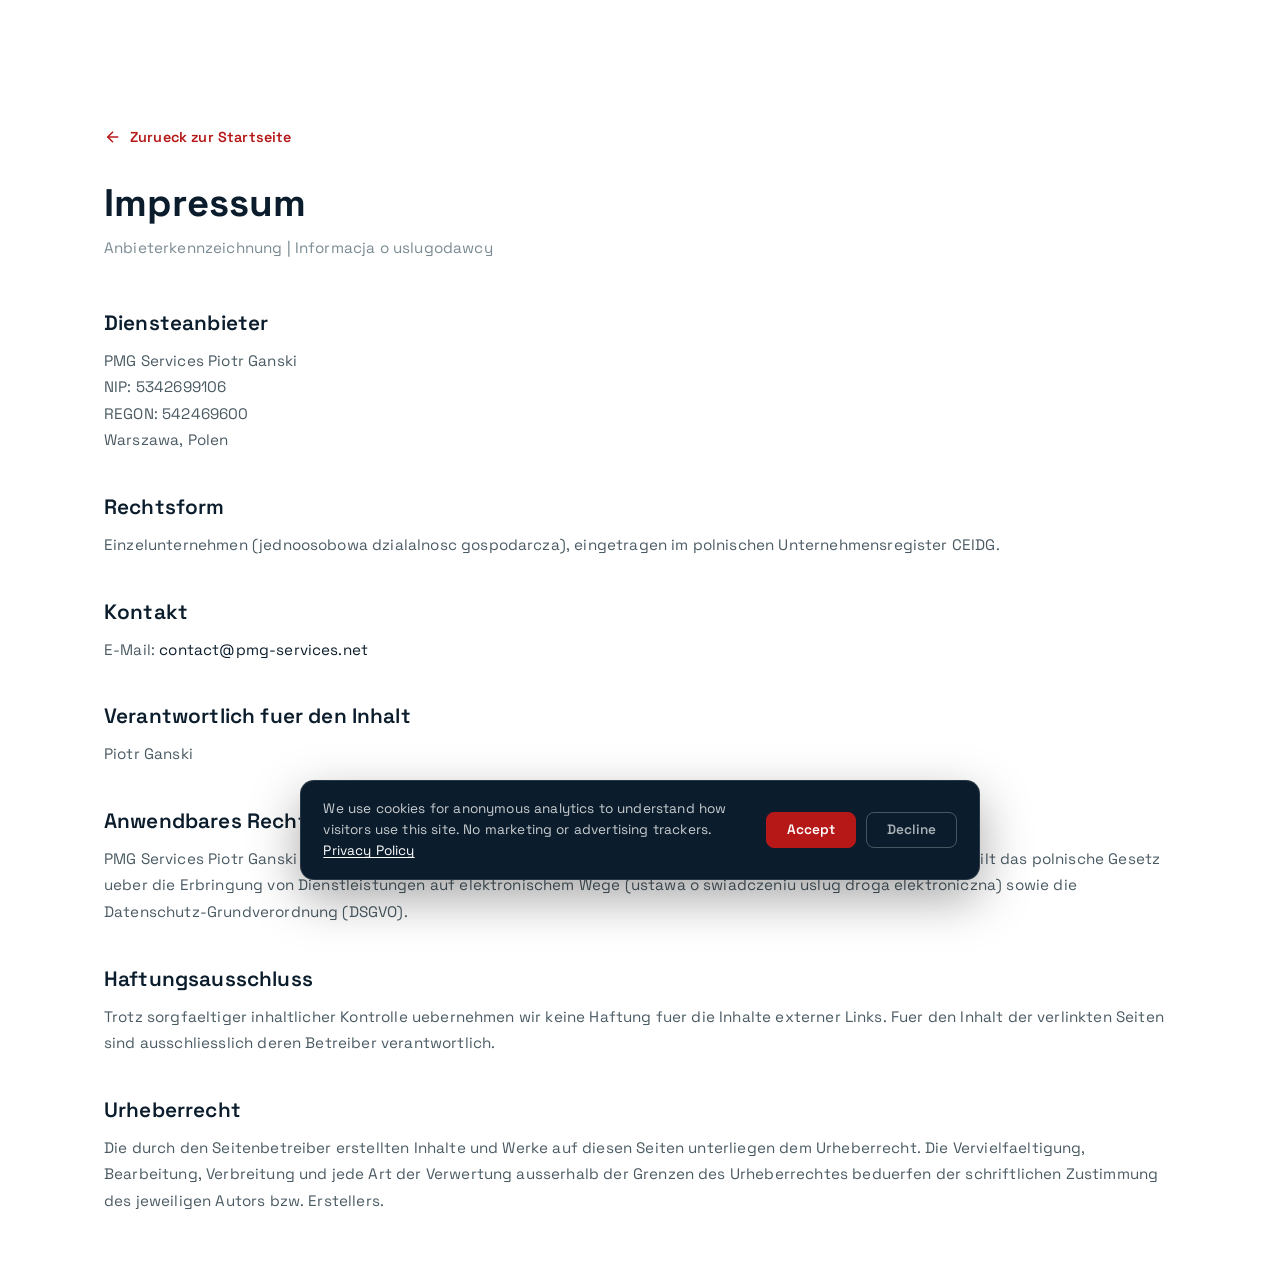
<file: impressum.html>
<!DOCTYPE html>
<html lang="de">
  <head>
    <meta charset="UTF-8" />
    <meta name="viewport" content="width=device-width, initial-scale=1.0" />
    <title>Impressum | PMG Services</title>
    <meta name="description" content="Impressum und rechtliche Angaben von PMG Services." />
    <meta name="robots" content="noindex, follow" />
    <link rel="icon" href="./assets/favicon.png" type="image/png" />
    <!-- Cookie consent + analytics (loads GA only after consent) -->
    <script src="consent.js?v=3" defer></script>

    <link rel="stylesheet" href="./assets/fonts/fonts.css?v=1" />
    <link rel="stylesheet" href="style.css?v=36" />
    <style>
      .legal-page {
        max-width: var(--content-max);
        margin: 0 auto;
        padding: 8rem var(--page-gutter) 4rem;
        min-height: 100vh;
      }
      .legal-page h1 {
        font-size: 2.4rem;
        color: var(--navy);
        margin-bottom: 0.5rem;
      }
      .legal-page .legal-subtitle {
        color: var(--text-muted);
        font-size: 0.95rem;
        margin-bottom: 3rem;
      }
      .legal-page h2 {
        font-size: 1.3rem;
        color: var(--navy);
        margin: 2.5rem 0 0.75rem;
        font-weight: 600;
      }
      .legal-page p,
      .legal-page li {
        color: var(--text-body);
        line-height: 1.75;
        font-size: 0.95rem;
      }
      .legal-back {
        display: inline-flex;
        align-items: center;
        gap: 0.5rem;
        color: var(--red);
        text-decoration: none;
        font-weight: 600;
        font-size: 0.9rem;
        margin-bottom: 2rem;
        transition: color 0.3s ease;
      }
      .legal-back:hover {
        color: var(--red-light);
      }
      .legal-back svg {
        width: 18px;
        height: 18px;
      }
    </style>
  </head>
  <body>
    <div class="legal-page">
      <a href="./index.html" class="legal-back">
        <svg viewBox="0 0 24 24" fill="none" stroke="currentColor" stroke-width="2"><path d="M19 12H5"></path><polyline points="12 19 5 12 12 5"></polyline></svg>
        Zurueck zur Startseite
      </a>

      <h1>Impressum</h1>
      <p class="legal-subtitle">Anbieterkennzeichnung | Informacja o uslugodawcy</p>

      <h2>Diensteanbieter</h2>
      <p>
        PMG Services Piotr Ganski<br>
        NIP: 5342699106<br>
        REGON: 542469600<br>
        Warszawa, Polen
      </p>
      <!-- TODO: Strasse und Hausnummer ergaenzen. Polnisches Recht (ustawa o swiadczeniu
           uslug droga elektroniczna, Art. 5) und Art. 13 DSGVO verlangen eine
           ladungsfaehige Anschrift; die Stadt allein genuegt dafuer nicht. -->

      <h2>Rechtsform</h2>
      <p>Einzelunternehmen (jednoosobowa dzialalnosc gospodarcza), eingetragen im polnischen Unternehmensregister CEIDG.</p>

      <h2>Kontakt</h2>
      <p>
        E-Mail: <a href="mailto:contact@pmg-services.net">contact@pmg-services.net</a>
      </p>

      <h2>Verantwortlich fuer den Inhalt</h2>
      <p>Piotr Ganski</p>

      <h2>Anwendbares Recht</h2>
      <p>PMG Services Piotr Ganski ist ein in Polen ansaessiges Unternehmen. Fuer die Informationspflichten dieser Website gilt das polnische Gesetz ueber die Erbringung von Dienstleistungen auf elektronischem Wege (ustawa o swiadczeniu uslug droga elektroniczna) sowie die Datenschutz-Grundverordnung (DSGVO).</p>

      <h2>Haftungsausschluss</h2>
      <p>Trotz sorgfaeltiger inhaltlicher Kontrolle uebernehmen wir keine Haftung fuer die Inhalte externer Links. Fuer den Inhalt der verlinkten Seiten sind ausschliesslich deren Betreiber verantwortlich.</p>

      <h2>Urheberrecht</h2>
      <p>Die durch den Seitenbetreiber erstellten Inhalte und Werke auf diesen Seiten unterliegen dem Urheberrecht. Die Vervielfaeltigung, Bearbeitung, Verbreitung und jede Art der Verwertung ausserhalb der Grenzen des Urheberrechtes beduerfen der schriftlichen Zustimmung des jeweiligen Autors bzw. Erstellers.</p>
    </div>
  </body>
</html>
</file>
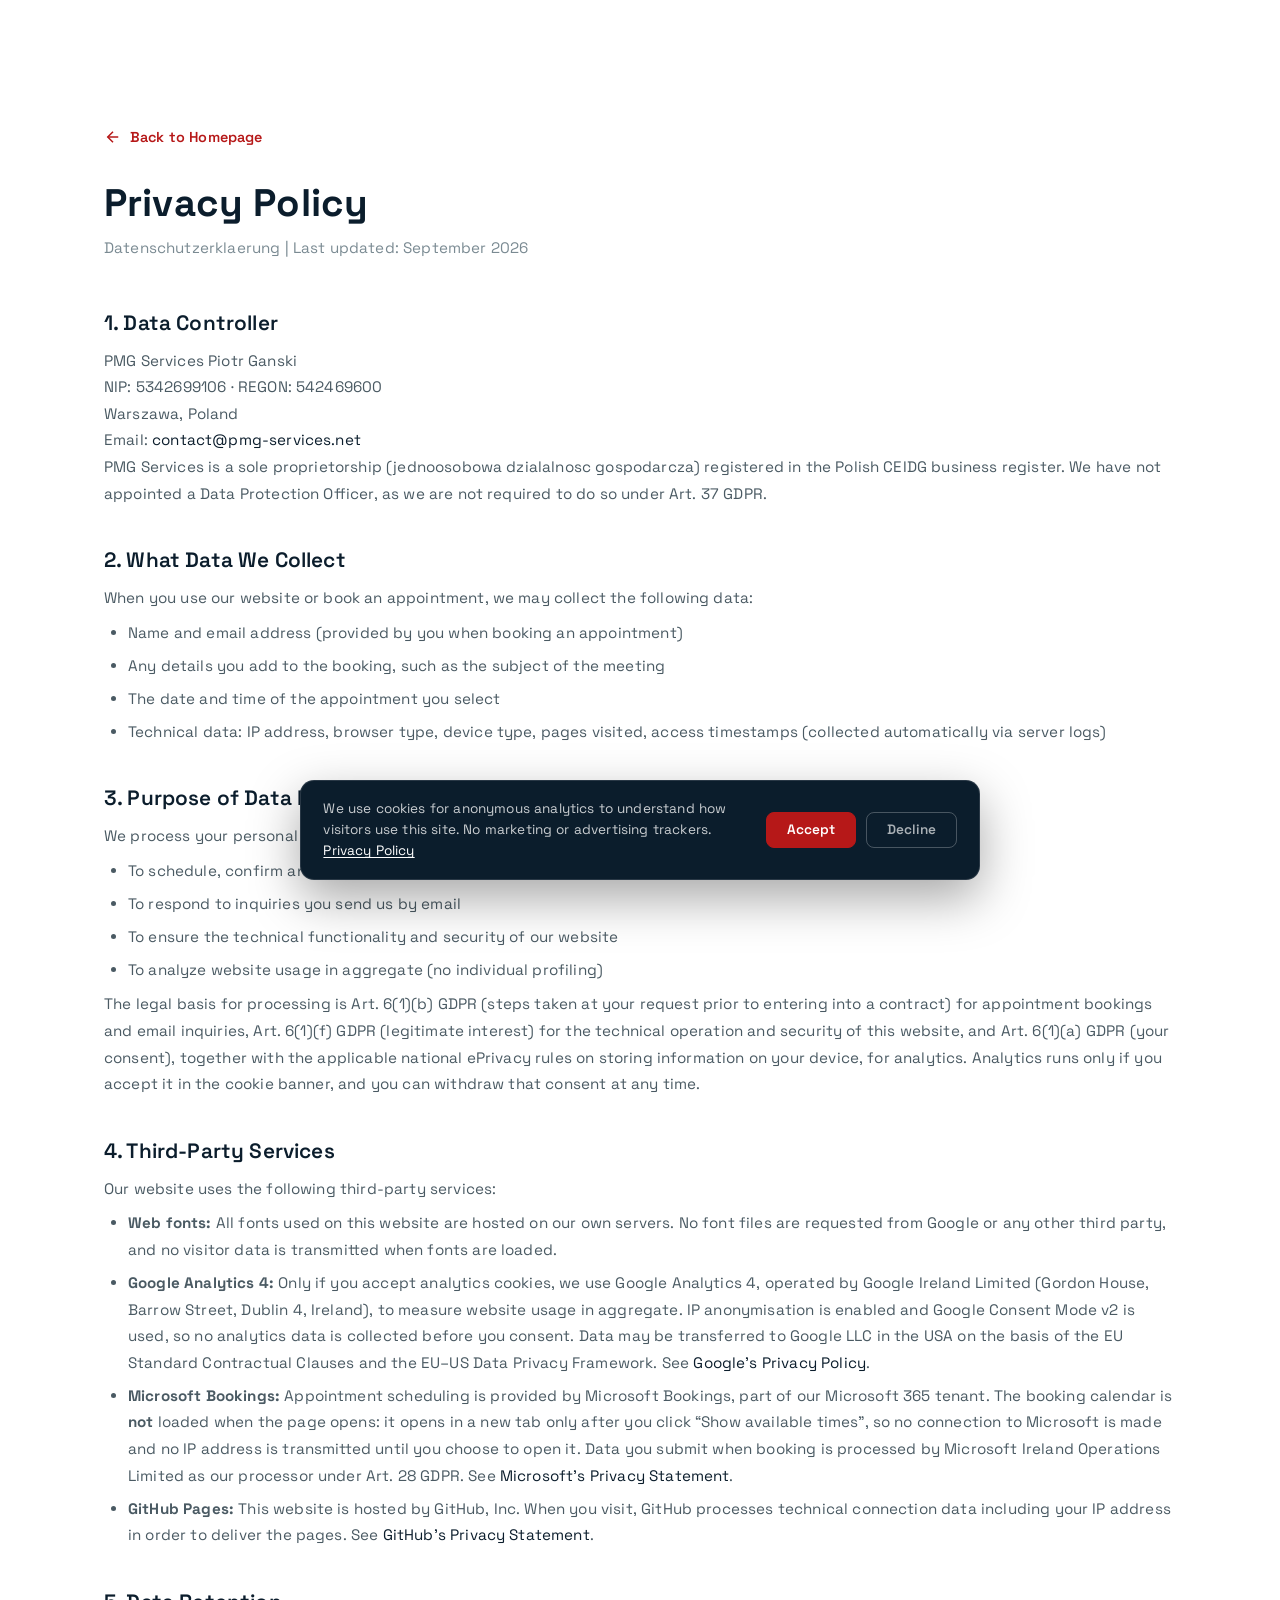
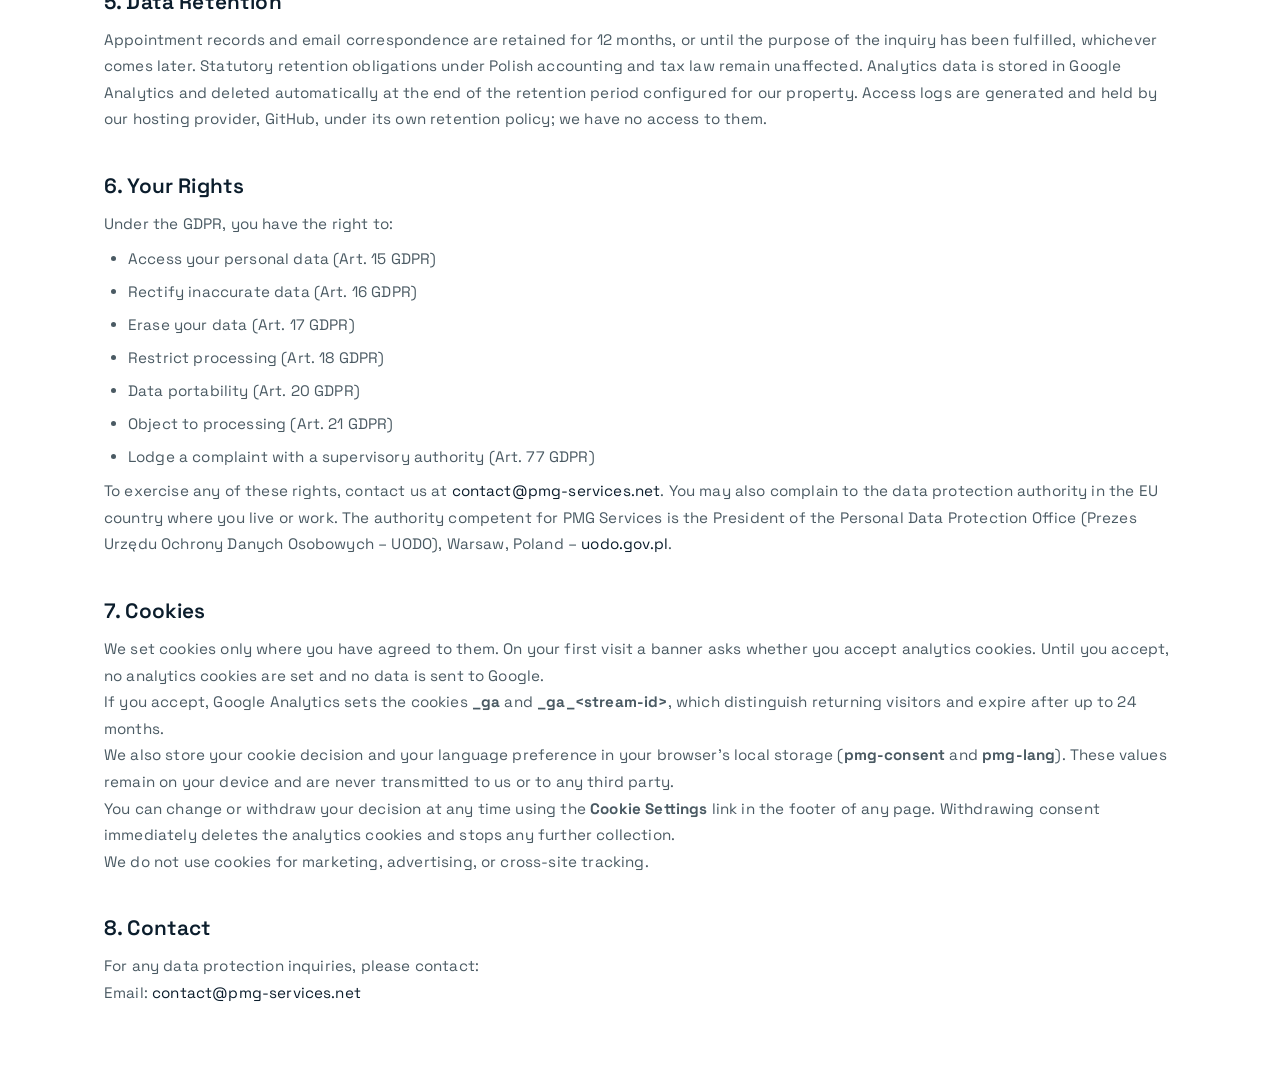
<file: privacy-policy.html>
<!DOCTYPE html>
<html lang="en">
  <head>
    <meta charset="UTF-8" />
    <meta name="viewport" content="width=device-width, initial-scale=1.0" />
    <title>Privacy Policy | PMG Services</title>
    <meta name="description" content="Privacy Policy for PMG Services — how we collect, use, and protect your personal data." />
    <meta name="robots" content="noindex, follow" />
    <link rel="icon" href="./assets/favicon.png" type="image/png" />
    <!-- Cookie consent + analytics (loads GA only after consent) -->
    <script src="consent.js?v=3" defer></script>

    <link rel="stylesheet" href="./assets/fonts/fonts.css?v=1" />
    <link rel="stylesheet" href="style.css?v=36" />
    <style>
      .legal-page {
        max-width: var(--content-max);
        margin: 0 auto;
        padding: 8rem var(--page-gutter) 4rem;
        min-height: 100vh;
      }
      .legal-page h1 {
        font-size: 2.4rem;
        color: var(--navy);
        margin-bottom: 0.5rem;
      }
      .legal-page .legal-subtitle {
        color: var(--text-muted);
        font-size: 0.95rem;
        margin-bottom: 3rem;
      }
      .legal-page h2 {
        font-size: 1.3rem;
        color: var(--navy);
        margin: 2.5rem 0 0.75rem;
        font-weight: 600;
      }
      .legal-page p,
      .legal-page li {
        color: var(--text-body);
        line-height: 1.75;
        font-size: 0.95rem;
      }
      .legal-page ul {
        padding-left: 1.5rem;
        margin: 0.5rem 0;
      }
      .legal-page li {
        margin-bottom: 0.4rem;
      }
      .legal-back {
        display: inline-flex;
        align-items: center;
        gap: 0.5rem;
        color: var(--red);
        text-decoration: none;
        font-weight: 600;
        font-size: 0.9rem;
        margin-bottom: 2rem;
        transition: color 0.3s ease;
      }
      .legal-back:hover {
        color: var(--red-light);
      }
      .legal-back svg {
        width: 18px;
        height: 18px;
      }
    </style>
  </head>
  <body>
    <div class="legal-page">
      <a href="./index.html" class="legal-back">
        <svg viewBox="0 0 24 24" fill="none" stroke="currentColor" stroke-width="2"><path d="M19 12H5"></path><polyline points="12 19 5 12 12 5"></polyline></svg>
        Back to Homepage
      </a>

      <h1>Privacy Policy</h1>
      <p class="legal-subtitle">Datenschutzerklaerung | Last updated: September 2026</p>

      <h2>1. Data Controller</h2>
      <p>PMG Services Piotr Ganski<br>
      NIP: 5342699106 &middot; REGON: 542469600<br>
      Warszawa, Poland<br>
      Email: <a href="mailto:contact@pmg-services.net">contact@pmg-services.net</a></p>
      <!-- TODO: add street and building number. Art. 13 GDPR expects the controller's
           contact details to include a reachable postal address; the city alone
           does not satisfy that. -->
      <p>PMG Services is a sole proprietorship (jednoosobowa dzialalnosc gospodarcza) registered in the Polish CEIDG business register. We have not appointed a Data Protection Officer, as we are not required to do so under Art. 37 GDPR.</p>

      <h2>2. What Data We Collect</h2>
      <p>When you use our website or book an appointment, we may collect the following data:</p>
      <ul>
        <li>Name and email address (provided by you when booking an appointment)</li>
        <li>Any details you add to the booking, such as the subject of the meeting</li>
        <li>The date and time of the appointment you select</li>
        <li>Technical data: IP address, browser type, device type, pages visited, access timestamps (collected automatically via server logs)</li>
      </ul>

      <h2>3. Purpose of Data Processing</h2>
      <p>We process your personal data for the following purposes:</p>
      <ul>
        <li>To schedule, confirm and hold the appointment you book with us</li>
        <li>To respond to inquiries you send us by email</li>
        <li>To ensure the technical functionality and security of our website</li>
        <li>To analyze website usage in aggregate (no individual profiling)</li>
      </ul>
      <p>The legal basis for processing is Art. 6(1)(b) GDPR (steps taken at your request prior to entering into a contract) for appointment bookings and email inquiries, Art. 6(1)(f) GDPR (legitimate interest) for the technical operation and security of this website, and Art. 6(1)(a) GDPR (your consent), together with the applicable national ePrivacy rules on storing information on your device, for analytics. Analytics runs only if you accept it in the cookie banner, and you can withdraw that consent at any time.</p>

      <h2>4. Third-Party Services</h2>
      <p>Our website uses the following third-party services:</p>
      <ul>
        <li><strong>Web fonts:</strong> All fonts used on this website are hosted on our own servers. No font files are requested from Google or any other third party, and no visitor data is transmitted when fonts are loaded.</li>
        <li><strong>Google Analytics 4:</strong> Only if you accept analytics cookies, we use Google Analytics 4, operated by Google Ireland Limited (Gordon House, Barrow Street, Dublin 4, Ireland), to measure website usage in aggregate. IP anonymisation is enabled and Google Consent Mode v2 is used, so no analytics data is collected before you consent. Data may be transferred to Google LLC in the USA on the basis of the EU Standard Contractual Clauses and the EU&ndash;US Data Privacy Framework. See <a href="https://policies.google.com/privacy" target="_blank" rel="noopener noreferrer">Google's Privacy Policy</a>.</li>
        <li><strong>Microsoft Bookings:</strong> Appointment scheduling is provided by Microsoft Bookings, part of our Microsoft 365 tenant. The booking calendar is <strong>not</strong> loaded when the page opens: it opens in a new tab only after you click &ldquo;Show available times&rdquo;, so no connection to Microsoft is made and no IP address is transmitted until you choose to open it. Data you submit when booking is processed by Microsoft Ireland Operations Limited as our processor under Art. 28 GDPR. See <a href="https://privacy.microsoft.com/privacystatement" target="_blank" rel="noopener noreferrer">Microsoft's Privacy Statement</a>.</li>
        <li><strong>GitHub Pages:</strong> This website is hosted by GitHub, Inc. When you visit, GitHub processes technical connection data including your IP address in order to deliver the pages. See <a href="https://docs.github.com/en/site-policy/privacy-policies/github-general-privacy-statement" target="_blank" rel="noopener noreferrer">GitHub's Privacy Statement</a>.</li>
      </ul>

      <h2>5. Data Retention</h2>
      <p>Appointment records and email correspondence are retained for 12 months, or until the purpose of the inquiry has been fulfilled, whichever comes later. Statutory retention obligations under Polish accounting and tax law remain unaffected. Analytics data is stored in Google Analytics and deleted automatically at the end of the retention period configured for our property. Access logs are generated and held by our hosting provider, GitHub, under its own retention policy; we have no access to them.</p>

      <h2>6. Your Rights</h2>
      <p>Under the GDPR, you have the right to:</p>
      <ul>
        <li>Access your personal data (Art. 15 GDPR)</li>
        <li>Rectify inaccurate data (Art. 16 GDPR)</li>
        <li>Erase your data (Art. 17 GDPR)</li>
        <li>Restrict processing (Art. 18 GDPR)</li>
        <li>Data portability (Art. 20 GDPR)</li>
        <li>Object to processing (Art. 21 GDPR)</li>
        <li>Lodge a complaint with a supervisory authority (Art. 77 GDPR)</li>
      </ul>
      <p>To exercise any of these rights, contact us at <a href="mailto:contact@pmg-services.net">contact@pmg-services.net</a>. You may also complain to the data protection authority in the EU country where you live or work. The authority competent for PMG Services is the President of the Personal Data Protection Office (Prezes Urz&#281;du Ochrony Danych Osobowych &ndash; UODO), Warsaw, Poland &ndash; <a href="https://uodo.gov.pl" target="_blank" rel="noopener noreferrer">uodo.gov.pl</a>.</p>

      <h2>7. Cookies</h2>
      <p>We set cookies only where you have agreed to them. On your first visit a banner asks whether you accept analytics cookies. Until you accept, no analytics cookies are set and no data is sent to Google.</p>
      <p>If you accept, Google Analytics sets the cookies <strong>_ga</strong> and <strong>_ga_&lt;stream-id&gt;</strong>, which distinguish returning visitors and expire after up to 24 months.</p>
      <p>We also store your cookie decision and your language preference in your browser's local storage (<strong>pmg-consent</strong> and <strong>pmg-lang</strong>). These values remain on your device and are never transmitted to us or to any third party.</p>
      <p>You can change or withdraw your decision at any time using the <strong>Cookie Settings</strong> link in the footer of any page. Withdrawing consent immediately deletes the analytics cookies and stops any further collection.</p>
      <p>We do not use cookies for marketing, advertising, or cross-site tracking.</p>

      <h2>8. Contact</h2>
      <p>For any data protection inquiries, please contact:<br>
      Email: <a href="mailto:contact@pmg-services.net">contact@pmg-services.net</a></p>
    </div>
  </body>
</html>
</file>
<file: assets/fonts/fonts.css>
/* PMG Services — self-hosted webfonts.
   Served from our own domain so no visitor data reaches Google before consent.
   Regenerate by re-running the self-host script if weights change. */

@font-face {
  font-family: 'Roboto Condensed';
  font-style: normal;
  font-weight: 400;
  font-display: swap;
  src: url('./roboto-condensed-400-latin-ext.woff2') format('woff2');
  unicode-range: U+0100-02BA, U+02BD-02C5, U+02C7-02CC, U+02CE-02D7, U+02DD-02FF, U+0304, U+0308, U+0329, U+1D00-1DBF, U+1E00-1E9F, U+1EF2-1EFF, U+2020, U+20A0-20AB, U+20AD-20C0, U+2113, U+2C60-2C7F, U+A720-A7FF;
}

@font-face {
  font-family: 'Roboto Condensed';
  font-style: normal;
  font-weight: 400;
  font-display: swap;
  src: url('./roboto-condensed-400-latin.woff2') format('woff2');
  unicode-range: U+0000-00FF, U+0131, U+0152-0153, U+02BB-02BC, U+02C6, U+02DA, U+02DC, U+0304, U+0308, U+0329, U+2000-206F, U+20AC, U+2122, U+2191, U+2193, U+2212, U+2215, U+FEFF, U+FFFD;
}

@font-face {
  font-family: 'Roboto Condensed';
  font-style: normal;
  font-weight: 500;
  font-display: swap;
  src: url('./roboto-condensed-500-latin-ext.woff2') format('woff2');
  unicode-range: U+0100-02BA, U+02BD-02C5, U+02C7-02CC, U+02CE-02D7, U+02DD-02FF, U+0304, U+0308, U+0329, U+1D00-1DBF, U+1E00-1E9F, U+1EF2-1EFF, U+2020, U+20A0-20AB, U+20AD-20C0, U+2113, U+2C60-2C7F, U+A720-A7FF;
}

@font-face {
  font-family: 'Roboto Condensed';
  font-style: normal;
  font-weight: 500;
  font-display: swap;
  src: url('./roboto-condensed-500-latin.woff2') format('woff2');
  unicode-range: U+0000-00FF, U+0131, U+0152-0153, U+02BB-02BC, U+02C6, U+02DA, U+02DC, U+0304, U+0308, U+0329, U+2000-206F, U+20AC, U+2122, U+2191, U+2193, U+2212, U+2215, U+FEFF, U+FFFD;
}

@font-face {
  font-family: 'Roboto Condensed';
  font-style: normal;
  font-weight: 700;
  font-display: swap;
  src: url('./roboto-condensed-700-latin-ext.woff2') format('woff2');
  unicode-range: U+0100-02BA, U+02BD-02C5, U+02C7-02CC, U+02CE-02D7, U+02DD-02FF, U+0304, U+0308, U+0329, U+1D00-1DBF, U+1E00-1E9F, U+1EF2-1EFF, U+2020, U+20A0-20AB, U+20AD-20C0, U+2113, U+2C60-2C7F, U+A720-A7FF;
}

@font-face {
  font-family: 'Roboto Condensed';
  font-style: normal;
  font-weight: 700;
  font-display: swap;
  src: url('./roboto-condensed-700-latin.woff2') format('woff2');
  unicode-range: U+0000-00FF, U+0131, U+0152-0153, U+02BB-02BC, U+02C6, U+02DA, U+02DC, U+0304, U+0308, U+0329, U+2000-206F, U+20AC, U+2122, U+2191, U+2193, U+2212, U+2215, U+FEFF, U+FFFD;
}

@font-face {
  font-family: 'Space Grotesk';
  font-style: normal;
  font-weight: 300;
  font-display: swap;
  src: url('./space-grotesk-300-latin-ext.woff2') format('woff2');
  unicode-range: U+0100-02BA, U+02BD-02C5, U+02C7-02CC, U+02CE-02D7, U+02DD-02FF, U+0304, U+0308, U+0329, U+1D00-1DBF, U+1E00-1E9F, U+1EF2-1EFF, U+2020, U+20A0-20AB, U+20AD-20C0, U+2113, U+2C60-2C7F, U+A720-A7FF;
}

@font-face {
  font-family: 'Space Grotesk';
  font-style: normal;
  font-weight: 300;
  font-display: swap;
  src: url('./space-grotesk-300-latin.woff2') format('woff2');
  unicode-range: U+0000-00FF, U+0131, U+0152-0153, U+02BB-02BC, U+02C6, U+02DA, U+02DC, U+0304, U+0308, U+0329, U+2000-206F, U+20AC, U+2122, U+2191, U+2193, U+2212, U+2215, U+FEFF, U+FFFD;
}

@font-face {
  font-family: 'Space Grotesk';
  font-style: normal;
  font-weight: 400;
  font-display: swap;
  src: url('./space-grotesk-400-latin-ext.woff2') format('woff2');
  unicode-range: U+0100-02BA, U+02BD-02C5, U+02C7-02CC, U+02CE-02D7, U+02DD-02FF, U+0304, U+0308, U+0329, U+1D00-1DBF, U+1E00-1E9F, U+1EF2-1EFF, U+2020, U+20A0-20AB, U+20AD-20C0, U+2113, U+2C60-2C7F, U+A720-A7FF;
}

@font-face {
  font-family: 'Space Grotesk';
  font-style: normal;
  font-weight: 400;
  font-display: swap;
  src: url('./space-grotesk-400-latin.woff2') format('woff2');
  unicode-range: U+0000-00FF, U+0131, U+0152-0153, U+02BB-02BC, U+02C6, U+02DA, U+02DC, U+0304, U+0308, U+0329, U+2000-206F, U+20AC, U+2122, U+2191, U+2193, U+2212, U+2215, U+FEFF, U+FFFD;
}

@font-face {
  font-family: 'Space Grotesk';
  font-style: normal;
  font-weight: 500;
  font-display: swap;
  src: url('./space-grotesk-500-latin-ext.woff2') format('woff2');
  unicode-range: U+0100-02BA, U+02BD-02C5, U+02C7-02CC, U+02CE-02D7, U+02DD-02FF, U+0304, U+0308, U+0329, U+1D00-1DBF, U+1E00-1E9F, U+1EF2-1EFF, U+2020, U+20A0-20AB, U+20AD-20C0, U+2113, U+2C60-2C7F, U+A720-A7FF;
}

@font-face {
  font-family: 'Space Grotesk';
  font-style: normal;
  font-weight: 500;
  font-display: swap;
  src: url('./space-grotesk-500-latin.woff2') format('woff2');
  unicode-range: U+0000-00FF, U+0131, U+0152-0153, U+02BB-02BC, U+02C6, U+02DA, U+02DC, U+0304, U+0308, U+0329, U+2000-206F, U+20AC, U+2122, U+2191, U+2193, U+2212, U+2215, U+FEFF, U+FFFD;
}

@font-face {
  font-family: 'Space Grotesk';
  font-style: normal;
  font-weight: 600;
  font-display: swap;
  src: url('./space-grotesk-600-latin-ext.woff2') format('woff2');
  unicode-range: U+0100-02BA, U+02BD-02C5, U+02C7-02CC, U+02CE-02D7, U+02DD-02FF, U+0304, U+0308, U+0329, U+1D00-1DBF, U+1E00-1E9F, U+1EF2-1EFF, U+2020, U+20A0-20AB, U+20AD-20C0, U+2113, U+2C60-2C7F, U+A720-A7FF;
}

@font-face {
  font-family: 'Space Grotesk';
  font-style: normal;
  font-weight: 600;
  font-display: swap;
  src: url('./space-grotesk-600-latin.woff2') format('woff2');
  unicode-range: U+0000-00FF, U+0131, U+0152-0153, U+02BB-02BC, U+02C6, U+02DA, U+02DC, U+0304, U+0308, U+0329, U+2000-206F, U+20AC, U+2122, U+2191, U+2193, U+2212, U+2215, U+FEFF, U+FFFD;
}

@font-face {
  font-family: 'Space Grotesk';
  font-style: normal;
  font-weight: 700;
  font-display: swap;
  src: url('./space-grotesk-700-latin-ext.woff2') format('woff2');
  unicode-range: U+0100-02BA, U+02BD-02C5, U+02C7-02CC, U+02CE-02D7, U+02DD-02FF, U+0304, U+0308, U+0329, U+1D00-1DBF, U+1E00-1E9F, U+1EF2-1EFF, U+2020, U+20A0-20AB, U+20AD-20C0, U+2113, U+2C60-2C7F, U+A720-A7FF;
}

@font-face {
  font-family: 'Space Grotesk';
  font-style: normal;
  font-weight: 700;
  font-display: swap;
  src: url('./space-grotesk-700-latin.woff2') format('woff2');
  unicode-range: U+0000-00FF, U+0131, U+0152-0153, U+02BB-02BC, U+02C6, U+02DA, U+02DC, U+0304, U+0308, U+0329, U+2000-206F, U+20AC, U+2122, U+2191, U+2193, U+2212, U+2215, U+FEFF, U+FFFD;
}
</file>
<file: style.css>
/* ═══════════════════════════════════════════════════
   PMG BRAND SYSTEM — extracted from LOGO_PMG_02.png
   Red mark  #b61818   Navy text  #0b1d2c
   ═══════════════════════════════════════════════════ */

:root {
  --navy:            #0b1d2c;
  --navy-mid:        #152d3e;
  --red:             #b61818;
  --red-light:       #d42020;
  --off-white:       #ffffff;
  --off-white-dark:  #f4f6f8;
  --text-primary:    #0b1d2c;
  --text-body:       #4a5a63;
  --text-muted:      #7a8a92;
  --border:          #dde1ea;

  /* ── Layout system ── */
  --content-max:     1200px;    /* max content width */
  --page-gutter:     clamp(1.5rem, 5vw, 5rem);  /* responsive side padding */
}

/* ─── SKIP LINK ─── */

.skip-link {
  position: absolute;
  top: -100%;
  left: 1rem;
  z-index: 10000;
  padding: 0.75rem 1.25rem;
  background: var(--navy);
  color: #fff;
  font-size: 0.9rem;
  font-weight: 600;
  border-radius: 0 0 8px 8px;
  text-decoration: none;
  transition: top 0.15s ease;
}

.skip-link:focus {
  top: 0;
  outline: 2px solid var(--red);
  outline-offset: 2px;
}

/* ─── BACK TO TOP ─── */

#back-to-top {
  position: fixed;
  bottom: 2rem;
  right: 2rem;
  z-index: 998;
  width: 44px;
  height: 44px;
  border-radius: 50%;
  background: var(--navy);
  border: 1px solid rgba(255,255,255,0.12);
  color: #fff;
  cursor: pointer;
  display: flex;
  align-items: center;
  justify-content: center;
  opacity: 0;
  transform: translateY(12px);
  transition: opacity 0.25s ease, transform 0.25s ease, background 0.2s ease;
  pointer-events: none;
}

#back-to-top svg {
  width: 18px;
  height: 18px;
}

#back-to-top.visible {
  opacity: 1;
  transform: translateY(0);
  pointer-events: auto;
}

#back-to-top:hover {
  background: var(--red);
}

#back-to-top:focus-visible {
  outline: 2px solid var(--red);
  outline-offset: 3px;
}

/* ─── RESET & BASE ─── */

/* Font loaded via <link> in <head> — @import removed for performance */

* {
  margin: 0;
  padding: 0;
  box-sizing: border-box;
}

html {
  scroll-behavior: smooth;
  scroll-padding-top: 5rem; /* offset for fixed nav (4.5rem height + 0.5rem buffer) */
}

body {
  font-family: "Space Grotesk", -apple-system, BlinkMacSystemFont, sans-serif;
  background-color: var(--off-white);
  color: var(--text-primary);
  transition: background-color 0.6s ease, color 0.6s ease;
  overflow-x: hidden;
  letter-spacing: 0.01em;
}

p {
  color: var(--text-body);
}

a, .btn {
  transition: all 300ms ease;
}

/* Global section reveal — headers fade up on scroll */
.section-reveal {
  opacity: 0;
  transform: translateY(16px);
  transition: opacity 0.7s ease, transform 0.7s ease;
}
.section-reveal.visible {
  opacity: 1;
  transform: translateY(0);
}

a {
  color: var(--navy);
  text-decoration: none;
}

a:hover {
  color: var(--red);
  text-decoration: underline;
  text-underline-offset: 0.6rem;
  text-decoration-color: var(--red);
}

/* ─── DESKTOP NAV ─── */

nav, .nav-links {
  display: flex;
}

nav {
  justify-content: space-between;
  align-items: center;
  height: 4.5rem;
  position: fixed;
  top: 0;
  left: 0;
  width: 100%;
  background-color: transparent;
  z-index: 1000;
  box-shadow: none;
  backdrop-filter: none;
  padding: 0 var(--page-gutter);
  font-family: "Space Grotesk", sans-serif;
  transition: background-color 0.4s ease, box-shadow 0.4s ease;
}

/* Scrolled state — light nav */
nav.nav-scrolled {
  background-color: rgba(255, 255, 255, 0.96);
  box-shadow: 0 1px 0 rgba(11, 29, 44, 0.06);
  backdrop-filter: blur(6px);
}

.nav-links {
  gap: 4.5rem;
  list-style: none;
  font-size: 1.05rem;
  font-weight: 500;
  letter-spacing: 0.01em;
  font-family: "Space Grotesk", sans-serif;
}

.nav-links a {
  color: rgba(255, 255, 255, 0.85);
  position: relative;
  padding: 0.5rem 0;
  transform: translateY(0);
  transition: all 0.3s cubic-bezier(0.4, 0, 0.2, 1);
}

.nav-scrolled .nav-links a {
  color: var(--navy);
}

.nav-links a::after {
  content: '';
  position: absolute;
  bottom: -4px;
  left: 0;
  width: 0;
  height: 2px;
  background: var(--red);
  transition: width 0.3s ease;
}

.nav-links a:hover {
  color: var(--red);
  text-decoration: none;
  transform: translateY(-2px);
}

.nav-links a:hover::after {
  width: 100%;
}

/* Active nav link */
.nav-links a.nav-active {
  color: var(--red);
}
.nav-links a.nav-active::after {
  width: 100%;
}
.nav-scrolled .nav-links a.nav-active {
  color: var(--red);
}

.nav-logo-link {
  display: flex;
  align-items: center;
  text-decoration: none;
}

.nav-logo {
  height: 40px;
  width: auto;
  object-fit: contain;
  display: block;
  transition: opacity 0.3s ease;
}

/* Dark logo hidden by default (white logo shows on dark hero) */
.nav-logo-dark {
  display: none;
}
.nav-logo-light {
  display: block;
}

/* When scrolled, show dark logo, hide white */
.nav-scrolled .nav-logo-dark {
  display: block;
}
.nav-scrolled .nav-logo-light {
  display: none;
}

.logo {
  display: flex;
  align-items: center;
}

/* ─── LANGUAGE SWITCHER ─── */

.lang-switch {
  display: flex;
  align-items: center;
  gap: 0.5rem;
  z-index: 1001;
  font-family: "Space Grotesk", sans-serif;
}

.lang-link {
  font-size: 0.85rem;
  font-weight: 600;
  letter-spacing: 0.08em;
  cursor: pointer;
  color: rgba(255, 255, 255, 0.85);
  text-decoration: none;
  font-family: "Space Grotesk", sans-serif;
  transition: color 0.3s ease, border-color 0.3s ease;
  background: none;
  border: none;
  padding: 0.15rem 0.1rem;
  border-bottom: 2px solid transparent;
}

.nav-scrolled .lang-link {
  color: var(--navy);
}

.lang-link:hover {
  color: var(--red);
}

.lang-link.active {
  color: var(--red);
  border-bottom-color: var(--red);
}

.lang-separator {
  color: rgba(255, 255, 255, 0.3);
  font-size: 0.85rem;
  transition: color 0.3s ease;
}

.nav-scrolled .lang-separator {
  color: var(--border);
}

/* ─── HAMBURGER / MOBILE NAV ─── */

#hamburger-nav {
  display: none;
}

.hamburger-icon {
  width: 28px;
  height: 22px;
  display: flex;
  flex-direction: column;
  justify-content: space-between;
  background: none;
  border: none;
  cursor: pointer;
  padding: 0;
  cursor: pointer;
  position: relative;
}

.hamburger-icon span {
  width: 100%;
  height: 2px;
  background: var(--navy);
  border-radius: 2px;
  transform-origin: center;
  transition: transform 0.28s cubic-bezier(0.4, 0, 0.2, 1),
              opacity 0.22s ease;
}

/* × drawn with pseudo-elements — hidden by default */
.hamburger-icon::before,
.hamburger-icon::after {
  content: '';
  position: absolute;
  left: 0;
  top: 50%;
  width: 100%;
  height: 2px;
  background: var(--navy);
  border-radius: 2px;
  opacity: 0;
  transform: scaleX(0);
  transition: transform 0.32s cubic-bezier(0.4, 0, 0.2, 1),
              opacity 0.2s ease;
}

/* Open: bars scale away (staggered), then × scales in */
.hamburger-icon.open span:nth-child(1) {
  opacity: 0;
  transform: scaleX(0);
  transition-delay: 0ms;
}
.hamburger-icon.open span:nth-child(2) {
  opacity: 0;
  transform: scaleX(0);
  transition-delay: 50ms;
}
.hamburger-icon.open span:nth-child(3) {
  opacity: 0;
  transform: scaleX(0);
  transition-delay: 100ms;
}
.hamburger-icon.open::before {
  opacity: 1;
  transform: rotate(45deg) scaleX(1);
  transition-delay: 120ms;
}
.hamburger-icon.open::after {
  opacity: 1;
  transform: rotate(-45deg) scaleX(1);
  transition-delay: 160ms;
}

.mobile-nav-logo {
  height: 36px !important;
}

.menu-links {
  position: absolute;
  top: 100%;
  right: 0;
  width: 100%;
  background: rgba(255, 255, 255, 0.98);
  max-height: 0;
  overflow: hidden;
  transition: max-height 0.35s ease-in-out;
  border-bottom: 1px solid var(--border);
  z-index: 999;
  backdrop-filter: blur(6px);
}

.menu-links.open {
  max-height: calc(100dvh - 4.5rem);
  overflow-y: auto;
}

.menu-links a {
  display: block;
  padding: 1.2rem 1.5rem;
  font-size: 1.15rem;
  font-weight: 500;
  border-bottom: 1px solid var(--border);
  color: var(--navy);
  text-decoration: none;
}

.menu-links a:hover {
  background: var(--off-white-dark);
  color: var(--red);
  text-decoration: none;
}

.mobile-lang-switch {
  display: flex;
  justify-content: center;
  gap: 2rem;
  padding: 1.2rem;
  border-top: 1px solid var(--border);
}

.mobile-lang-switch .lang-link {
  font-size: 1rem;
  color: var(--navy);
}

.mobile-lang-switch .lang-link:hover {
  color: var(--red);
}

/* ─── SECTIONS — GENERAL ─── */

section {
  padding-top: 4vh;
  height: auto;
  margin: 0 auto;
  box-sizing: border-box;
  min-height: auto;
  max-width: calc(var(--content-max) + var(--page-gutter) * 2);
  width: 100%;
  padding-left: var(--page-gutter);
  padding-right: var(--page-gutter);
  position: relative;   /* needed for absolute-positioned decorations */
  overflow: hidden;
}

/* Sections are full-width with ::before image — no top border */
#about, #experience, #projects, #contact, #how-we-work {
  border-top: none;
}

/* Constrain loose title/label children in full-width sections */
#about > .title, #about > .section-label,
#experience > .title, #experience > .section-label,
#projects > .title, #projects > .section-label {
  max-width: var(--content-max);
  margin-left: auto;
  margin-right: auto;
  display: block;
}

/* ─── SECTION DECORATIONS — hidden, images used as full-bleed backgrounds instead ─── */
.section-deco {
  display: none;
}

.title {
  font-size: clamp(2rem, 3.5vw, 2.8rem);
  text-align: left;
  margin-bottom: 1rem;
  font-weight: 700;
  color: var(--navy);
  font-family: "Space Grotesk", sans-serif;
  letter-spacing: -0.02em;
}

/* ─── SCROLL INDICATOR ─── */

.scroll-indicator {
  position: absolute;
  bottom: 2rem;
  left: 50%;
  transform: translateX(-50%);
  cursor: pointer;
  z-index: 10;
  transition: all 0.3s ease;
  background: none;
  border: none;
  padding: 0;
  color: inherit;
}

.scroll-indicator:hover {
  transform: translateX(-50%) translateY(4px);
}

.scroll-indicator svg {
  width: 32px;
  height: 32px;
  stroke: var(--navy);
  stroke-width: 2.5;
  animation: bounce 2s infinite;
}

.scroll-indicator:hover svg {
  stroke: var(--red);
}

@keyframes bounce {
  0%, 20%, 50%, 80%, 100% {
    transform: translateY(0);
  }
  40% {
    transform: translateY(-8px);
  }
  60% {
    transform: translateY(-4px);
  }
}

/* Section micro-label (red uppercase text above titles) */
.section-label {
  display: block;
  text-align: left;
  font-size: 0.75rem;
  font-weight: 600;
  letter-spacing: 0.18em;
  text-transform: uppercase;
  color: var(--red);
  margin-bottom: 0.5rem;
}


/* ─── HERO / PROFILE ─── */

#profile {
  display: flex;
  flex-direction: row;
  justify-content: flex-start;
  align-items: center;
  text-align: left;
  height: 100vh;
  padding-top: 0;
  padding-left: clamp(2rem, 6vw, 7rem);
  margin: 0 auto;
  gap: 0;
  position: relative;
  overflow: hidden;
  background: var(--navy);
  max-width: none;
  width: 100%;
}

/* Mirrored background image — scaleX(-1) puts red circles in top-right */
#profile::before {
  content: '';
  position: absolute;
  inset: 0;
  background-image: url('./New assets/background hero page.jfif');
  background-size: cover;
  background-position: center top;
  transform: scaleX(-1);
  z-index: 0;
}

/* Full-coverage dark overlay — text sits directly on the hero image */
#profile::after {
  content: '';
  position: absolute;
  inset: 0;
  background:
    linear-gradient(
      105deg,
      rgba(11, 29, 44, 0.94) 0%,
      rgba(11, 29, 44, 0.80) 44%,
      rgba(11, 29, 44, 0.40) 100%
    ),
    linear-gradient(to top, rgba(11, 29, 44, 0.55) 0%, transparent 42%);
  z-index: 1;
}

/* Editorial hero — text floats directly on the dark image */
.hero-text-box {
  position: relative;
  z-index: 2;
  width: 58%;
  max-width: 720px;
  flex-shrink: 0;
  background: none;
  backdrop-filter: none;
  -webkit-backdrop-filter: none;
  border-radius: 0;
  padding: 0;
  border: none;
  box-shadow: none;
}

/* Hero entrance animation */
.hero-text-box > * {
  opacity: 0;
  transform: translateY(24px);
  animation: heroFadeIn 0.9s cubic-bezier(0.4, 0, 0.2, 1) forwards;
}
.hero-text-box > *:nth-child(1) { animation-delay: 0.3s; }
.hero-text-box > *:nth-child(2) { animation-delay: 0.5s; }
.hero-text-box > *:nth-child(3) { animation-delay: 0.7s; }
.hero-text-box > *:nth-child(4) { animation-delay: 0.9s; }
.hero-text-box > *:nth-child(5) { animation-delay: 1.1s; }

@keyframes heroFadeIn {
  to { opacity: 1; transform: translateY(0); }
}

/* Hero scroll indicator entrance */
#profile .scroll-indicator {
  opacity: 0;
  animation: heroFadeIn 0.8s cubic-bezier(0.4, 0, 0.2, 1) 1.5s forwards;
}
/* Editorial kicker: the red tab used across the charts, plus a
   letter-spaced standfirst naming what the firm actually does. */
.hero-accent {
  display: flex;
  align-items: center;
  gap: 0.9rem;
  margin: 0 0 1.5rem;
}

.hero-accent::before {
  content: '';
  flex: none;
  width: 34px;
  height: 3px;
  background: var(--red);
}

.hero-accent span {
  font-size: 0.72rem;
  font-weight: 700;
  letter-spacing: 0.22em;
  text-transform: uppercase;
  color: rgba(255, 255, 255, 0.75);
}

/* Three verified figures, set as a newspaper strip under the calls to action. */
.hero-stats {
  display: flex;
  flex-wrap: wrap;
  gap: 2.25rem;
  margin: 2.5rem 0 0;
  padding-top: 1.5rem;
  border-top: 1px solid rgba(255, 255, 255, 0.16);
  /* wide enough to hold all three figures on one line */
  max-width: 640px;
}

.hero-stat dt {
  font-family: "Roboto Condensed", "Space Grotesk", sans-serif;
  font-size: 2rem;
  font-weight: 700;
  line-height: 1;
  color: #ffffff;
  font-variant-numeric: tabular-nums;
}

.hero-stat dd {
  margin: 0.45rem 0 0;
  font-size: 0.7rem;
  font-weight: 600;
  letter-spacing: 0.13em;
  text-transform: uppercase;
  color: rgba(255, 255, 255, 0.6);
}

/* Below 1200px the hero centres itself, so the kicker and the stat
   strip have to follow it. */
@media screen and (max-width: 1200px) {
  .hero-accent { justify-content: center; }
  /* The centred hero box is narrower than the three figures need side by
     side, so switch to an even three-column grid and let labels wrap. */
  .hero-stats {
    display: grid;
    grid-template-columns: repeat(3, 1fr);
    gap: 0 1rem;
    margin-left: auto;
    margin-right: auto;
    max-width: 100%;
  }
  .hero-stat { text-align: center; }
  .hero-stat dd {
    font-size: 0.6rem;
    letter-spacing: 0.08em;
    line-height: 1.35;
  }
}

@media (max-width: 600px) {
  .hero-accent { gap: 0.6rem; }
  .hero-accent::before { width: 22px; }
  .hero-accent span { font-size: 0.64rem; letter-spacing: 0.13em; }
  .hero-stats { gap: 1.25rem 1.75rem; }
  .hero-stat dt { font-size: 1.55rem; }
  .hero-stat dd { font-size: 0.62rem; letter-spacing: 0.1em; }
  .btn { min-width: 0; flex: 1 1 auto; padding: 0.9rem 1.25rem; }
}

/* Massive editorial headline — the "wow" moment */
#profile .title {
  color: #fff;
  font-size: clamp(3rem, 5.5vw, 5.2rem);
  max-width: 700px;
  line-height: 1.04;
  letter-spacing: -0.04em;
  text-align: left;
  text-shadow: 0 2px 60px rgba(0, 0, 0, 0.3);
  margin-bottom: 1.75rem;
}

.hero-description-text {
  max-width: 560px;
  margin: 0;
  padding: 0;
}

.hero-description-text p {
  font-size: 1.05rem;
  line-height: 1.75;
  color: rgba(255, 255, 255, 0.68);
}

/* Secondary button on the dark hero. White on the navy overlay measures
   about 11:1; the previous rule painted #000 here and measured 1.87:1. */
#profile .btn-color-2 {
  color: #ffffff;
  border-color: rgba(255, 255, 255, 0.55);
  background: rgba(255, 255, 255, 0.06);
}

#profile .btn-color-2:hover {
  background: #ffffff;
  border-color: #ffffff;
  color: var(--navy);
  text-decoration: none;
}

#profile .btn:focus-visible {
  outline-color: #ffffff;
}

#profile .scroll-indicator svg {
  stroke: rgba(255, 255, 255, 0.45);
}

#profile .scroll-indicator:hover svg {
  stroke: #ffffff;
}

/* ─── SECTION DIVIDER BANDS ─── */

.section-divider {
  width: 100%;
  height: 600px;
  background-size: cover;
  background-position: center;
  background-repeat: no-repeat;
  display: block;
  flex-shrink: 0;
  /* Fade to white at top and bottom — blends seamlessly with adjacent sections */
  -webkit-mask-image: linear-gradient(
    to bottom,
    transparent 0%,
    black 12%,
    black 88%,
    transparent 100%
  );
  mask-image: linear-gradient(
    to bottom,
    transparent 0%,
    black 12%,
    black 88%,
    transparent 100%
  );
}

.divider--glass  { background-image: url('./assets/deco-glass-plates.jfif'); }
.divider--arcs   { background-image: url('./assets/deco-arcs.jfif'); }
.divider--discs  { background-image: url('./assets/deco-discs-top.jfif'); }
.divider--wheel  { background-image: url('./assets/deco-wheel-light.jfif'); }

/* ─── HERO BUTTONS ─── */

.btn-container {
  display: flex;
  justify-content: center;
  gap: 1rem;
  margin-top: 0.5rem;
}

#profile .btn-container {
  justify-content: flex-start;
}

.btn {
  display: inline-flex;
  align-items: center;
  justify-content: center;
  gap: 0.55rem;
  font-family: "Space Grotesk", sans-serif;
  font-weight: 600;
  font-size: 0.95rem;
  padding: 0.95rem 2rem;
  width: auto;
  min-width: 10rem;
  /* A tight radius reads as editorial rather than app-like. */
  border-radius: 4px;
  cursor: pointer;
  text-align: center;
  text-decoration: none;
  letter-spacing: 0.03em;
  line-height: 1.4;
  border: 1.5px solid transparent;
  transition: background-color 0.2s ease, border-color 0.2s ease,
              color 0.2s ease, box-shadow 0.25s ease,
              transform 0.2s cubic-bezier(0.4, 0, 0.2, 1);
}

.btn:hover  { transform: translateY(-2px); }
.btn:active { transform: translateY(0); }

/* The primary action carries a travelling arrow. The contact form's submit
   button already ships its own icon, so it opts out. */
.btn-color-1:not(.contact-submit-btn)::after {
  content: '→';
  font-weight: 500;
  transition: transform 0.2s cubic-bezier(0.4, 0, 0.2, 1);
}

.btn-color-1:not(.contact-submit-btn):hover::after {
  transform: translateX(4px);
}

@media (prefers-reduced-motion: reduce) {
  .btn, .btn::after { transition: background-color 0.2s ease, color 0.2s ease; }
  .btn:hover { transform: none; }
}

/* Primary – red filled */
.btn-color-1 {
  background: var(--red);
  color: #fff;
  border-color: var(--red);
  box-shadow: 0 1px 2px rgba(11, 29, 44, 0.16);
}

.btn-color-1:hover {
  background: var(--red-light);
  border-color: var(--red-light);
  box-shadow: 0 8px 22px rgba(182, 24, 24, 0.34);
  color: #fff;
  text-decoration: none;
}

/* Secondary – navy outlined */
.btn-color-2 {
  background: transparent;
  color: var(--navy);
  border-color: rgba(11, 29, 44, 0.45);
}

.btn-color-2:hover {
  background: var(--navy);
  border-color: var(--navy);
  color: #fff;
  text-decoration: none;
}

/* ─── SCROLL ANIMATIONS ─── */

.service-card,
.project-card-future,
.details-container {
  opacity: 0;
  transform: translateY(30px);
  transition: opacity 0.6s cubic-bezier(0.4, 0, 0.2, 1),
              transform 0.6s cubic-bezier(0.4, 0, 0.2, 1);
}

.service-card.animate-in,
.project-card-future.animate-in,
.details-container.animate-in {
  opacity: 1;
  transform: translateY(0);
}

/* Stagger delay for cards */
.service-card:nth-child(1) { transition-delay: 0.1s; }
.service-card:nth-child(2) { transition-delay: 0.2s; }
.service-card:nth-child(3) { transition-delay: 0.3s; }

.project-card-future:nth-child(1) { transition-delay: 0.1s; }
.project-card-future:nth-child(2) { transition-delay: 0.2s; }
.project-card-future:nth-child(3) { transition-delay: 0.3s; }
.project-card-future:nth-child(4) { transition-delay: 0.4s; }

.details-container:nth-child(1) { transition-delay: 0.1s; }
.details-container:nth-child(2) { transition-delay: 0.2s; }

/* ─── ABOUT US — TRUST-ENGINEERED ─── */

#about-us {
  height: auto;
  padding: 6rem var(--page-gutter);
  position: relative;
  background-color: #ffffff;
  max-width: none;
  width: 100%;
  margin: 0;
}

.au-container {
  max-width: var(--content-max);
  margin: 0 auto;
  display: grid;
  grid-template-columns: minmax(0, 0.85fr) minmax(0, 1.15fr);
  gap: clamp(2.5rem, 5vw, 4.5rem);
  align-items: center;
}

/* Portrait keeps its own 3:3.5 frame rather than a circle crop, so the
   Exchange facade behind the subject survives. */
.au-photo {
  margin: 0;
  position: relative;
  align-self: stretch;
  display: flex;
}

.au-photo img {
  display: block;
  width: 100%;
  height: 100%;
  object-fit: cover;
  border-radius: 6px;
  box-shadow: 0 26px 60px rgba(11, 29, 44, 0.18);
}

/* The red tab, carried from the hero kicker and the chart cards. */
.au-photo::after {
  content: '';
  position: absolute;
  left: 0;
  bottom: -16px;
  width: 64px;
  height: 4px;
  background: var(--red);
}

/* ── Left column: Statement ── */

.au-statement {
  /* was sticky, to hold position while the pillar list scrolled past.
     The pillars moved to the Services section, so it just parked in a
     half-empty column. */
  padding: 0;
}

.au-statement .section-label {
  text-align: left;
}

.au-headline {
  font-family: "Space Grotesk", sans-serif;
  font-size: clamp(2.2rem, 3.5vw, 3.2rem);
  font-weight: 700;
  color: var(--navy);
  line-height: 1.12;
  letter-spacing: -0.025em;
  margin-top: 0.5rem;
}

.au-headline-accent {
  color: var(--red);
  display: block;
}

/* Shield trust mark */
.au-trust-mark {
  display: flex;
  align-items: center;
  gap: 1rem;
  margin-top: 3rem;
  padding-top: 2.5rem;
  border-top: 1px solid var(--border);
}

.au-shield {
  width: 48px;
  height: 54px;
  flex-shrink: 0;
}

.au-trust-label {
  display: block;
  font-family: "Space Grotesk", sans-serif;
  font-size: 0.85rem;
  font-weight: 600;
  color: var(--navy);
  letter-spacing: 0.02em;
}

.au-trust-sub {
  display: block;
  font-size: 0.78rem;
  color: var(--text-muted);
  margin-top: 0.15rem;
  letter-spacing: 0.04em;
}

/* ── Right column: Narrative + Pillars ── */

.au-narrative {
  padding-top: 0.5rem;
}

.au-lead {
  font-size: clamp(1.02rem, 1.15vw, 1.12rem);
  line-height: 1.75;
  color: var(--text-body);
  font-weight: 400;
  margin: 1.5rem 0 2rem;
  max-width: 52ch;
}

/* Signed like a statement rather than captioned like a bio. */
.au-signature {
  display: flex;
  flex-direction: column;
  gap: 0.15rem;
  padding-left: 1rem;
  border-left: 3px solid var(--red);
  margin-bottom: 2.25rem;
}

.au-sig-name {
  font-family: "Space Grotesk", sans-serif;
  font-size: 1.15rem;
  font-weight: 700;
  letter-spacing: -0.015em;
  color: var(--text-primary);
}

.au-sig-role {
  font-size: 0.72rem;
  font-weight: 700;
  letter-spacing: 0.18em;
  text-transform: uppercase;
  color: var(--text-muted);
}

.au-sig-bio {
  margin-top: 0.7rem;
  font-size: 0.9rem;
  line-height: 1.65;
  color: var(--text-body);
  max-width: 52ch;
}

.au-cta { margin-top: 0; }

@media (max-width: 900px) {
  #about-us { padding: 4rem var(--page-gutter); }
  .au-container { grid-template-columns: 1fr; gap: 2.5rem; }
  .au-photo { max-width: 400px; align-self: start; }
  .au-photo img { height: auto; }
  .au-lead { max-width: none; }
}

.au-body {
  font-size: 0.98rem;
  line-height: 1.7;
  color: var(--text-body);
  margin-bottom: 2rem;
}

/* ── Pillars ── */

/* ═══════════════════════════════════════════════════
   FOUNDER — sits directly under the hero. Large portrait on
   the left, statement on the right. The photo keeps its own
   3:3.5 frame rather than being cropped to a circle, so the
   Exchange facade behind the subject survives.
   ═══════════════════════════════════════════════════ */

.founder-section {
  padding: 7rem var(--page-gutter);
  background: var(--off-white);
}

.founder-inner {
  max-width: var(--content-max);
  margin: 0 auto;
  display: grid;
  grid-template-columns: minmax(0, 0.9fr) minmax(0, 1.1fr);
  gap: clamp(2.5rem, 6vw, 5.5rem);
  align-items: center;
}

.founder-photo {
  margin: 0;
  position: relative;
  align-self: start;
}

.founder-photo img {
  display: block;
  width: 100%;
  height: auto;
  border-radius: 6px;
  box-shadow: 0 30px 70px rgba(11, 29, 44, 0.20);
}

/* The red tab, carried from the hero kicker and the chart cards. */
.founder-photo::after {
  content: '';
  position: absolute;
  left: 0;
  bottom: -18px;
  width: 72px;
  height: 4px;
  background: var(--red);
}

.founder-role {
  display: block;
  font-size: 0.72rem;
  font-weight: 700;
  letter-spacing: 0.22em;
  color: var(--red);
  margin-bottom: 1rem;
}

.founder-name {
  font-family: "Space Grotesk", sans-serif;
  font-size: clamp(2.2rem, 4.2vw, 3.4rem);
  font-weight: 700;
  line-height: 1.05;
  letter-spacing: -0.035em;
  color: var(--text-primary);
  margin: 0 0 1.5rem;
}

.founder-bio {
  font-size: clamp(1.02rem, 1.25vw, 1.2rem);
  line-height: 1.8;
  color: var(--text-body);
  margin: 0 0 2.25rem;
  max-width: 48ch;
}

.founder-cta { margin-top: 0; }

@media (max-width: 860px) {
  .founder-section { padding: 4.5rem var(--page-gutter); }
  .founder-inner {
    grid-template-columns: 1fr;
    gap: 2.75rem;
    justify-items: start;
  }
  .founder-photo { max-width: 420px; width: 100%; }
  .founder-bio { max-width: none; }
}

.au-pillars {
  display: flex;
  flex-direction: column;
  gap: 0;
}

.au-pillar {
  padding: 1.25rem 0;
  border-top: 1px solid var(--border);
  opacity: 0;
  transform: translateY(20px);
  transition: opacity 0.6s cubic-bezier(0.4, 0, 0.2, 1),
              transform 0.6s cubic-bezier(0.4, 0, 0.2, 1);
}

.au-pillar.animate-in {
  opacity: 1;
  transform: translateY(0);
}

.au-pillar[data-index="1"] { transition-delay: 0.1s; }
.au-pillar[data-index="2"] { transition-delay: 0.25s; }
.au-pillar[data-index="3"] { transition-delay: 0.4s; }

.au-pillar:last-child {
  border-bottom: 1px solid var(--border);
}

.au-pillar-line {
  width: 0;
  height: 2px;
  background: var(--red);
  margin-bottom: 1rem;
  border-radius: 1px;
  transition: width 0.6s cubic-bezier(0.4, 0, 0.2, 1);
}

.au-pillar.animate-in .au-pillar-line {
  width: 40px;
}

.au-pillar:hover .au-pillar-line {
  width: 64px;
}

.au-pillar-content {
  display: flex;
  gap: 1.5rem;
  align-items: flex-start;
}

.au-pillar-num {
  font-family: "Space Grotesk", sans-serif;
  font-size: 0.82rem;
  font-weight: 600;
  color: var(--red);
  letter-spacing: 0.08em;
  flex-shrink: 0;
  padding-top: 0.15rem;
  opacity: 0.6;
}

.au-pillar-text h3 {
  font-family: "Space Grotesk", sans-serif;
  font-size: 1.15rem;
  font-weight: 600;
  color: var(--navy);
  margin-bottom: 0.5rem;
  letter-spacing: -0.01em;
}

.au-pillar-text p {
  font-size: 0.95rem;
  line-height: 1.65;
  color: var(--text-body);
}

/* ── Responsive ── */

/* Stacking for #about-us lives with the rest of its rules, at 900px.
   This block used to stack it here too, at a different breakpoint from
   the photo rules, which left 861-900px with a full-width stretched
   portrait. */
@media screen and (max-width: 900px) {
  .au-headline {
    font-size: 2.2rem;
  }
}

/* ─── KPI STATEMENT PIECE (hidden per user request) ─── */

#kpi-stats { display: none !important; }

.kpi-section {
  background:
    linear-gradient(rgba(11, 29, 44, 0.84), rgba(11, 29, 44, 0.84)),
    url('./assets/inspiration.jfif') center/cover no-repeat;
  padding: 8rem var(--page-gutter);
  width: 100%;
  max-width: none;
  margin: 0;
  height: auto;
  min-height: auto;
  scroll-snap-align: none;
  position: relative;
  overflow: hidden;
}

#kpi-particles {
  position: absolute;
  top: 0;
  left: 0;
  width: 100%;
  height: 100%;
  pointer-events: none;
  z-index: 0;
}

.kpi-inner {
  max-width: var(--content-max);
  margin: 0 auto;
  text-align: center;
  position: relative;
  z-index: 1;
}

.kpi-header {
  margin-bottom: 0;
}

.kpi-label {
  color: var(--red) !important;
  text-align: center;
}

.kpi-headline {
  font-size: clamp(2rem, 3.5vw, 3rem);
  font-weight: 700;
  color: #fff;
  letter-spacing: -0.03em;
  line-height: 1.15;
  margin-top: 0.8rem;
  margin-bottom: 3.5rem;
  text-align: center;
}

.kpi-showcase {
  display: grid;
  grid-template-columns: 1fr 1.2fr 1fr 1fr;
  gap: 1.5rem;
  align-items: stretch;
}

.kpi-card {
  display: flex;
  flex-direction: column;
  align-items: center;
  justify-content: center;
  padding: 3rem 2rem;
  border-radius: 16px;
  border: 1px solid rgba(255, 255, 255, 0.06);
  background: rgba(255, 255, 255, 0.02);
  backdrop-filter: blur(2px);
  opacity: 0;
  transform: translateY(30px);
  transition: opacity 0.8s cubic-bezier(0.4, 0, 0.2, 1),
              transform 0.8s cubic-bezier(0.4, 0, 0.2, 1),
              border-color 0.4s ease,
              background 0.4s ease;
}

.kpi-card.kpi-visible {
  opacity: 1;
  transform: translateY(0);
}

.kpi-card:hover {
  border-color: rgba(182, 24, 24, 0.25);
  background: rgba(182, 24, 24, 0.04);
}

.kpi-card-hero {
  padding: 3.5rem 2rem;
  border-color: rgba(182, 24, 24, 0.15);
  background: rgba(182, 24, 24, 0.03);
}

.kpi-card-hero .kpi-value-wrap {
  font-size: 1.15em;
}

.kpi-value-wrap {
  display: flex;
  align-items: baseline;
  justify-content: center;
  gap: 0;
  margin-bottom: 1.2rem;
  line-height: 1;
}

.kpi-counter {
  font-family: "Space Grotesk", sans-serif;
  font-size: clamp(3.5rem, 6vw, 5.5rem);
  font-weight: 700;
  color: #ffffff;
  letter-spacing: -0.03em;
  line-height: 1;
  font-variant-numeric: tabular-nums;
}

.kpi-prefix {
  font-family: "Space Grotesk", sans-serif;
  font-size: clamp(2rem, 3.5vw, 3rem);
  font-weight: 400;
  color: var(--red);
  letter-spacing: -0.02em;
  margin-right: 0.1em;
}

.kpi-suffix {
  font-family: "Space Grotesk", sans-serif;
  font-size: clamp(1.8rem, 3vw, 2.5rem);
  font-weight: 500;
  color: var(--red);
  letter-spacing: -0.01em;
  margin-left: 0.05em;
}

.kpi-divider {
  width: 32px;
  height: 2px;
  background: var(--red);
  margin: 0 auto 1.2rem;
  border-radius: 1px;
  opacity: 0.7;
  transition: width 0.4s ease, opacity 0.4s ease;
}

.kpi-card:hover .kpi-divider {
  width: 48px;
  opacity: 1;
}

.kpi-label-text {
  font-family: "Space Grotesk", sans-serif;
  font-size: 1rem;
  font-weight: 600;
  color: rgba(255, 255, 255, 0.85);
  letter-spacing: 0.02em;
  margin-bottom: 0.5rem;
}

.kpi-micro {
  font-size: 0.82rem;
  line-height: 1.5;
  color: rgba(255, 255, 255, 0.3);
  max-width: 220px;
  margin: 0 auto;
}

/* ─── KPI VISUAL ELEMENTS ─── */

.kpi-visual-svg {
  width: 64px;
  height: 64px;
  margin-bottom: 1.2rem;
  flex-shrink: 0;
}

/* Animated progress ring */
.kpi-ring-prog {
  stroke-dasharray: 188.5;
  stroke-dashoffset: 188.5;
  transition: stroke-dashoffset 2s 0.5s cubic-bezier(0.25, 0.46, 0.45, 0.94);
}
.kpi-card.kpi-visible .kpi-ring-prog {
  stroke-dashoffset: var(--ring-end, 0);
}

/* Checkmark draw-in */
.kpi-check {
  stroke-dasharray: 30;
  stroke-dashoffset: 30;
  transition: stroke-dashoffset 0.55s 2.3s ease-out;
}
.kpi-card.kpi-visible .kpi-check {
  stroke-dashoffset: 0;
}

/* Dot grid pop-in */
.kpi-dot {
  opacity: 0;
  transform: scale(0);
  transform-box: fill-box;
  transform-origin: center;
}
.kpi-card.kpi-visible .kpi-dot {
  animation: kpiDotPop 0.35s var(--dot-delay, 0s) cubic-bezier(0.34, 1.56, 0.64, 1) both;
}
@keyframes kpiDotPop {
  to { opacity: 1; transform: scale(1); }
}

/* Bar comparison draw-in */
.kpi-bar-b {
  transition: stroke-dashoffset 1.4s 0.5s cubic-bezier(0.4, 0, 0.2, 1);
}
.kpi-bar-a {
  transition: stroke-dashoffset 1.4s 0.95s cubic-bezier(0.4, 0, 0.2, 1);
}
.kpi-card.kpi-visible .kpi-bar-b { stroke-dashoffset: 0; }
.kpi-card.kpi-visible .kpi-bar-a { stroke-dashoffset: 40; }

@media screen and (max-width: 900px) {
  .kpi-showcase {
    grid-template-columns: 1fr 1fr;
    gap: 1rem;
    max-width: none;
    margin: 0;
  }
  .kpi-card-hero { order: -1; grid-column: 1 / -1; }
  .kpi-card { padding: 2.5rem 2rem; }
}

@media screen and (max-width: 500px) {
  .kpi-showcase { grid-template-columns: 1fr; }
  .kpi-card-hero { grid-column: auto; }
}

/* ─── CASE STUDY OVERLAY — FULL PAGE ─── */

.cs-overlay {
  position: fixed;
  top: 0;
  left: 0;
  width: 100%;
  height: 100%;
  z-index: 2000;
  pointer-events: none;
  opacity: 0;
  transition: opacity 0.35s ease;
}

.cs-overlay.active {
  pointer-events: auto;
  opacity: 1;
}

.cs-overlay::before {
  display: none;
}

.cs-panel {
  position: absolute;
  top: 0;
  left: 0;
  width: 100%;
  height: 100%;
  background: var(--off-white);
  overflow-y: auto;
  transform: translateY(2rem);
  opacity: 0;
  transition: transform 0.45s cubic-bezier(0.4, 0, 0.2, 1),
              opacity 0.35s ease;
}

.cs-overlay.active .cs-panel {
  transform: translateY(0);
  opacity: 1;
}

.cs-back {
  position: sticky;
  top: 0;
  z-index: 10;
  display: flex;
  align-items: center;
  gap: 0.6rem;
  height: 4.5rem;
  padding: 0 var(--page-gutter);
  background: rgba(255, 255, 255, 0.97);
  backdrop-filter: blur(8px);
  border: none;
  border-bottom: 1px solid var(--border);
  cursor: pointer;
  font-family: "Space Grotesk", sans-serif;
  font-size: 0.9rem;
  font-weight: 500;
  color: var(--text-body);
  transition: color 0.2s ease;
  width: 100%;
  text-align: left;
}

.cs-back:hover {
  color: var(--red);
}

.cs-back svg {
  width: 20px;
  height: 20px;
}

.cs-content {
  max-width: var(--content-max);
  margin: 0 auto;
  padding: 4rem var(--page-gutter) 6rem;
}

.cs-tag-line {
  margin-bottom: 1rem;
}

.cs-tag {
  display: inline-block;
  font-size: 0.75rem;
  font-weight: 600;
  letter-spacing: 0.12em;
  text-transform: uppercase;
  color: var(--red);
  padding: 0.3rem 0.8rem;
  border: 1px solid rgba(182, 24, 24, 0.2);
  border-radius: 3px;
  background: rgba(182, 24, 24, 0.04);
}

.cs-title {
  font-size: clamp(2rem, 4vw, 3rem);
  font-weight: 700;
  line-height: 1.15;
  color: var(--navy);
  letter-spacing: -0.02em;
  margin-bottom: 2.5rem;
  max-width: 720px;
}

.cs-hero-visual {
  margin: 0 0 3.5rem;
}

.cs-hero-svg {
  width: 100%;
  height: auto;
  border-radius: 12px;
  max-height: 340px;
  /* Charts are authored for ~1.4px per viewBox unit; letting the hero
     run full-bleed would blow the type up well past its design size. */
  max-width: 620px;
}

.cs-body {
  display: grid;
  grid-template-columns: 1fr 1fr;
  gap: 3rem 4rem;
}

.cs-two-col {
  display: grid;
  grid-template-columns: 1fr 1fr;
  gap: 3rem;
}

.cs-section {
  margin-bottom: 3rem;
}

@media screen and (max-width: 768px) {
  .cs-two-col {
    grid-template-columns: 1fr;
    gap: 0;
  }
}

.cs-section-title {
  font-size: 1.4rem;
  font-weight: 700;
  color: var(--navy);
  margin-bottom: 0.8rem;
  letter-spacing: -0.01em;
}

.cs-section-title::after {
  content: '';
  display: block;
  width: 32px;
  height: 3px;
  background: var(--red);
  margin-top: 0.6rem;
  border-radius: 2px;
}

.cs-section-text {
  font-size: 1.05rem;
  line-height: 1.75;
  color: var(--text-body);
}

.cs-approach-list {
  list-style: none;
  padding: 0;
  display: flex;
  flex-direction: column;
  gap: 1rem;
}

.cs-approach-list li {
  position: relative;
  padding-left: 1.5rem;
  font-size: 1.05rem;
  line-height: 1.65;
  color: var(--text-body);
}

.cs-approach-list li::before {
  content: '';
  position: absolute;
  left: 0;
  top: 0.55em;
  width: 7px;
  height: 7px;
  border-radius: 2px;
  background: var(--red);
  opacity: 0.5;
}

.cs-results-grid {
  display: grid;
  grid-template-columns: repeat(4, 1fr);
  gap: 1.5rem;
}

.cs-result-item {
  display: flex;
  flex-direction: column;
  gap: 0.3rem;
  padding: 1.5rem;
  border: 1px solid var(--border);
  border-radius: 8px;
  background: #fff;
  text-align: center;
}

.cs-result-value {
  font-size: 2rem;
  font-weight: 700;
  color: var(--red);
  font-family: "Space Grotesk", sans-serif;
  letter-spacing: -0.02em;
  line-height: 1;
}

.cs-result-label {
  font-size: 0.8rem;
  font-weight: 500;
  color: var(--text-muted);
  letter-spacing: 0.04em;
  text-transform: uppercase;
}

.cs-tech-list {
  display: flex;
  flex-wrap: wrap;
  gap: 0.5rem;
}

.cs-tech-tag {
  display: inline-block;
  font-size: 0.85rem;
  font-weight: 500;
  color: var(--navy);
  padding: 0.45rem 1rem;
  border: 1px solid var(--border);
  border-radius: 4px;
  background: rgba(11, 29, 44, 0.03);
  font-family: "Space Grotesk", sans-serif;
}

/* Responsive case study */
@media screen and (max-width: 768px) {
  .cs-content {
    padding: 2.5rem var(--page-gutter) 4rem;
  }
  .cs-title {
    font-size: 1.8rem;
  }
  .cs-results-grid {
    grid-template-columns: repeat(2, 1fr);
  }
}

@media screen and (max-width: 480px) {
  .cs-results-grid {
    grid-template-columns: 1fr;
  }
}

/* ─── RESPONSIVE: About Us ─── */

/* ─── SERVICES SECTION — 3-CARD GRID ─── */

#about {
  height: auto;
  padding: 5rem var(--page-gutter) 6rem;
  position: relative;
  background-color: #ffffff;
  max-width: none;
  width: 100%;
  margin: 0;
  overflow: visible; /* allow card shadows to render without clipping */
}

.services-grid-new {
  display: grid;
  grid-template-columns: repeat(3, 1fr);
  gap: 2.5rem;
  margin-top: 3rem;
  margin-bottom: 1rem;
  max-width: var(--content-max);
  margin-left: auto;
  margin-right: auto;
}

/* ─── CONTACT SECTION ─── */

#contact {
  height: auto;
  display: flex;
  flex-direction: column;
  justify-content: center;
  align-items: center;
  background-color: #ffffff;
  max-width: none;
  margin: 0;
  padding: 8rem var(--page-gutter);
  width: 100%;
  position: relative;
}

#contact .section-label {
  text-align: center;
}

#contact .title {
  text-align: center;
  margin-bottom: 2rem;
  font-family: "Space Grotesk", sans-serif;
}

#contact .section__text__p1 {
  display: none;
}

/* ─── HOW WE WORK ─── */

#how-we-work {
  padding: 8rem var(--page-gutter);
  background: var(--off-white-dark);
  max-width: none;
  width: 100%;
  margin: 0;
}

#how-we-work > .title,
#how-we-work > .section-label,
#how-we-work > .hww-intro {
  max-width: var(--content-max);
  margin-left: auto;
  margin-right: auto;
  display: block;
}

.hww-intro {
  font-size: 1.05rem;
  color: var(--text-body);
  margin-bottom: 3.5rem;
  margin-top: 0.25rem;
}

.hww-steps {
  max-width: var(--content-max);
  margin: 0 auto;
  display: grid;
  grid-template-columns: 1fr 56px 1fr 56px 1fr;
  align-items: stretch;
}

.hww-connector {
  display: flex;
  align-items: flex-start;
  justify-content: center;
  padding-top: 3.2rem;
  align-self: start;
}

.hww-connector::after {
  content: '';
  display: block;
  width: 100%;
  height: 1px;
  background: repeating-linear-gradient(
    90deg,
    var(--red) 0px, var(--red) 5px,
    transparent 5px, transparent 12px
  );
  opacity: 0.3;
}

.hww-step {
  background: #fff;
  border-radius: 1.5rem;
  border: 1px solid var(--border);
  padding: 2.5rem 2rem;
  transition: border-color 0.4s ease, box-shadow 0.4s ease,
              opacity 0.7s ease, transform 0.7s ease;
  opacity: 0;
  transform: translateY(24px);
}

.hww-step.animate-in {
  opacity: 1;
  transform: translateY(0);
}

.hww-step:hover {
  border-color: rgba(11, 29, 44, 0.25);
  box-shadow: 0 12px 28px rgba(11, 29, 44, 0.09);
}

.hww-step-head {
  display: flex;
  align-items: center;
  gap: 1rem;
  margin-bottom: 1.5rem;
}

.hww-num {
  font-size: 2.8rem;
  font-weight: 700;
  color: rgba(11, 29, 44, 0.07);
  line-height: 1;
  letter-spacing: -0.04em;
  font-family: "Space Grotesk", sans-serif;
  min-width: 3rem;
}

.hww-icon {
  width: 44px;
  height: 44px;
  border-radius: 12px;
  background: var(--off-white-dark);
  border: 1px solid var(--border);
  display: flex;
  align-items: center;
  justify-content: center;
  color: var(--navy);
  flex-shrink: 0;
  transition: background 0.3s ease, border-color 0.3s ease, color 0.3s ease;
}

.hww-icon svg {
  width: 20px;
  height: 20px;
}

.hww-step:hover .hww-icon {
  background: var(--navy);
  border-color: var(--navy);
  color: #fff;
}

.hww-title {
  font-size: 1.2rem;
  font-weight: 700;
  color: var(--navy);
  margin-bottom: 0.75rem;
  letter-spacing: -0.01em;
  padding-left: 1rem;
  position: relative;
}

.hww-title::before {
  content: '';
  position: absolute;
  left: 0;
  top: 0.1em;
  bottom: 0.1em;
  width: 3px;
  background: var(--red);
  border-radius: 2px;
}

.hww-desc {
  font-size: 0.875rem;
  line-height: 1.75;
  color: var(--text-body);
  margin-bottom: 1.25rem;
}

.hww-bullets {
  list-style: none;
  display: flex;
  flex-direction: column;
  gap: 0.45rem;
}

.hww-bullets li {
  font-size: 0.81rem;
  color: var(--text-muted);
  padding-left: 1.25rem;
  position: relative;
  line-height: 1.5;
}

.hww-bullets li::before {
  content: '→';
  position: absolute;
  left: 0;
  color: var(--red);
  font-size: 0.72rem;
  top: 0.1em;
}

@media screen and (max-width: 900px) {
  .hww-steps {
    grid-template-columns: 1fr;
    gap: 0;
  }
  .hww-connector {
    padding-top: 0;
    height: 2rem;
    align-items: center;
  }
  .hww-connector::after {
    width: 1px;
    height: 2rem;
    background: repeating-linear-gradient(
      180deg,
      var(--red) 0px, var(--red) 5px,
      transparent 5px, transparent 12px
    );
  }
}

/* Override divider on contact since it follows dark KPI section */
#contact {
  border-top: none;
}

.contact-form-container {
  width: 100%;
  max-width: 700px;
  margin: 0 auto;
  padding: 3rem;
  background: #fff;
  border: 1px solid var(--border);
  border-radius: 1.5rem;
  box-shadow: 0 10px 40px rgba(11, 29, 44, 0.08);
  position: relative;
  overflow: hidden;
}

.contact-form-container::before {
  content: '';
  position: absolute;
  top: 0;
  left: 0;
  width: 100%;
  height: 4px;
  background: linear-gradient(90deg, var(--red), var(--red-light));
}

.contact-form {
  display: flex;
  flex-direction: column;
  gap: 1.8rem;
}

.form-group {
  display: flex;
  flex-direction: column;
  gap: 0.6rem;
  text-align: left;
}

.form-group label {
  font-family: "Space Grotesk", sans-serif;
  font-weight: 600;
  font-size: 0.95rem;
  color: var(--navy);
  margin-left: 0.25rem;
  letter-spacing: 0.01em;
  display: flex;
  align-items: center;
  gap: 0.5rem;
  width: 100%;
}

.form-group label .label-content {
  display: flex;
  align-items: center;
  gap: 0.5rem;
  flex: 1;
}

.form-group label svg {
  width: 18px;
  height: 18px;
  color: var(--red);
  flex-shrink: 0;
}

.char-counter {
  font-size: 0.8rem;
  color: var(--text-muted);
  font-weight: 500;
  margin-left: auto;
}

.char-counter.warning {
  color: #ff9800;
}

.char-counter.limit {
  color: var(--red);
}

.field-status {
  font-size: 0.8rem;
  margin-top: 0.3rem;
  display: block;
  min-height: 1rem;
  font-family: "Space Grotesk", sans-serif;
}

.field-status.valid {
  color: #4caf50;
}

.field-status.invalid {
  color: var(--red);
}

.form-group input,
.form-group textarea {
  font-family: "Space Grotesk", sans-serif;
  padding: 1.2rem 1.3rem;
  border-radius: 0.85rem;
  border: 1px solid var(--border);
  background: var(--off-white);
  font-size: 1rem;
  color: var(--navy);
  transition: all 0.3s ease;
}

.form-group textarea {
  height: 160px;
  resize: vertical;
  min-height: 120px;
}

.form-group input:focus,
.form-group textarea:focus {
  outline: 2px solid var(--red);
  outline-offset: 2px;
  border-color: var(--red);
  background: #fff;
  box-shadow: 0 0 0 4px rgba(182, 24, 24, 0.12);
}

.form-group input::placeholder,
.form-group textarea::placeholder {
  color: var(--text-muted);
  font-family: "Space Grotesk", sans-serif;
}

.privacy-checkbox {
  display: flex;
  align-items: flex-start;
  gap: 0.8rem;
  padding: 1rem;
  background: var(--off-white);
  border-radius: 0.75rem;
  border: 1px solid var(--border);
  transition: all 0.3s ease;
}

.privacy-checkbox:has(input:checked) {
  background: rgba(182, 24, 24, 0.05);
  border-color: rgba(182, 24, 24, 0.3);
}

.privacy-checkbox input[type="checkbox"] {
  width: 20px;
  height: 20px;
  min-width: 20px;
  margin-top: 2px;
  cursor: pointer;
  accent-color: var(--red);
}

.privacy-checkbox label {
  font-family: "Space Grotesk", sans-serif;
  font-size: 0.9rem;
  color: var(--text-body);
  cursor: pointer;
  line-height: 1.5;
  font-weight: 400;
  margin: 0;
}

.privacy-checkbox label a {
  color: var(--red);
  text-decoration: underline;
  font-weight: 500;
}

.privacy-checkbox label a:hover {
  color: var(--red-light);
}

.form-actions-inner {
  display: flex;
  justify-content: center;
  width: 100%;
  margin-top: 1rem;
}

.contact-submit-btn {
  font-family: "Space Grotesk", sans-serif;
  align-self: center;
  width: auto;
  min-width: 240px;
  padding: 1.1rem 3.5rem;
  border-radius: 2rem;
  background: var(--navy);
  color: #fff;
  border: 2px solid var(--navy);
  font-size: 1rem;
  font-weight: 600;
  cursor: pointer;
  transition: all 0.3s ease;
  display: flex;
  align-items: center;
  justify-content: center;
  gap: 0.5rem;
}

.contact-submit-btn:disabled {
  opacity: 0.5;
  cursor: not-allowed;
}

.contact-submit-btn:not(:disabled):hover {
  background: var(--navy-mid);
  border-color: var(--navy-mid);
  box-shadow: 0 6px 20px rgba(11, 29, 44, 0.25);
  transform: translateY(-2px);
  color: #fff;
  text-decoration: none;
}

.contact-submit-btn svg {
  width: 18px;
  height: 18px;
}

.external-actions {
  display: flex;
  justify-content: center;
  margin-top: 2rem;
}

.linkedin-btn {
  font-family: "Space Grotesk", sans-serif;
  display: flex;
  align-items: center;
  gap: 0.7rem;
  padding: 0.85rem 2.2rem;
  background: #fff;
  color: var(--navy);
  border: 1px solid var(--border);
  border-radius: 50px;
  text-decoration: none;
  font-weight: 500;
  font-size: 0.95rem;
  transition: all 0.3s ease;
}

.linkedin-btn:hover {
  background: var(--navy);
  color: #fff;
  border-color: var(--navy);
  box-shadow: 0 6px 16px rgba(11, 29, 44, 0.2);
  transform: translateY(-2px);
  text-decoration: none;
}

.linkedin-icon {
  width: 18px;
  height: 18px;
  fill: currentColor;
}
.service-card {
  background: #ffffff;
  border: 1px solid var(--border);
  border-radius: 1.5rem;
  padding: 2rem;
  display: flex;
  flex-direction: column;
  align-items: flex-start;
  transition: all 0.4s cubic-bezier(0.4, 0, 0.2, 1);
  position: relative;
  overflow: hidden;
  box-shadow: 0 4px 20px rgba(11, 29, 44, 0.08);
}

/* Red accent bar — appears on hover, slides in from top */
.service-card::before {
  content: '';
  position: absolute;
  top: 0;
  left: 0;
  width: 100%;
  height: 4px;
  background: linear-gradient(90deg, var(--red) 0%, var(--red-light) 100%);
  transform: scaleX(0);
  transform-origin: left;
  transition: transform 0.5s cubic-bezier(0.4, 0, 0.2, 1);
}

.service-card:hover::before {
  transform: scaleX(1);
}

.service-card:hover,
.service-card:focus-within {
  border-color: var(--red);
  box-shadow: 0 12px 40px rgba(11, 29, 44, 0.1);
  transform: translateY(-4px);
}

/* SVG visual container at top */
.service-visual-top {
  width: 100%;
  height: 140px;
  background: var(--off-white-dark);
  border: 1px solid var(--border);
  border-radius: 1rem;
  display: flex;
  align-items: center;
  justify-content: center;
  overflow: hidden;
  transition: all 0.4s cubic-bezier(0.4, 0, 0.2, 1);
  margin-bottom: 1.2rem;
  position: relative;
}

.service-visual-top::before {
  content: '';
  position: absolute;
  inset: 0;
  background: radial-gradient(circle at center, rgba(182, 24, 24, 0.03) 0%, transparent 70%);
  opacity: 0;
  transition: opacity 0.4s ease;
}

.service-card:hover .service-visual-top {
  background: #ffffff;
  border-color: rgba(182, 24, 24, 0.3);
}

.service-card:hover .service-visual-top::before {
  opacity: 1;
}

.service-svg {
  width: 100%;
  height: 100%;
  transition: opacity 0.4s ease;
}

/* Charts are not scaled on hover: magnifying hairline rules and
   6-8px type softens them and costs the precision the chart is for. */
.service-card:hover .service-svg {
  opacity: 1;
}

/* Card title */
.service-card-title {
  font-size: 1.3rem;
  font-weight: 600;
  color: var(--navy);
  margin-bottom: 0.6rem;
  line-height: 1.2;
  transition: color 0.3s ease;
}

.service-card:hover .service-card-title {
  color: var(--red);
}

/* Card description */
.service-card-desc {
  font-size: 0.96rem;
  line-height: 1.7;
  color: var(--text-body);
  margin-bottom: 1rem;
  flex-grow: 1;
}

/* Feature list — red dots */
.service-features {
  list-style: none;
  padding: 0;
  margin: 0;
  width: 100%;
  border-top: 1px solid var(--border);
  padding-top: 1rem;
  display: flex;
  flex-direction: column;
  gap: 0;
}

.service-features li {
  font-size: 0.85rem;
  font-weight: 500;
  color: var(--navy);
  padding: 0.35rem 0;
  display: flex;
  align-items: flex-start;
  gap: 0.7rem;
  transition: all 0.25s ease;
  letter-spacing: 0.01em;
  line-height: 1.45;
}

/* Red dot bullet — flex child, always top-aligned with first line */
.service-features li::before {
  content: '';
  display: block;
  flex-shrink: 0;
  width: 6px;
  height: 6px;
  background: var(--red);
  border-radius: 50%;
  margin-top: 0.4em; /* aligns dot with first-line cap height */
  transition: all 0.3s cubic-bezier(0.4, 0, 0.2, 1);
}

.service-card:hover .service-features li::before {
  width: 7px;
  height: 7px;
  box-shadow: 0 0 10px rgba(182, 24, 24, 0.35);
  margin-top: 0.35em;
}

/* ─── CURSOR DOT ─── */

#cursor-dot {
  position: fixed;
  top: 0;
  left: 0;
  width: 7px;
  height: 7px;
  background: var(--red);
  border-radius: 50%;
  pointer-events: none;
  z-index: 9997;
  opacity: 0;
  will-change: top, left;
  transition: opacity 0.35s ease, transform 0.22s ease;
}

#cursor-dot.cursor-visible { opacity: 0.55; }
#cursor-dot.cursor-hover   { transform: scale(3); opacity: 0.2; }

@media (pointer: coarse) { #cursor-dot { display: none; } }

/* ─── INDUSTRIES TRUST STRIP ─── */

.industries-strip {
  background: var(--navy);
  border-bottom: 1px solid rgba(255, 255, 255, 0.07);
  padding: 1rem var(--page-gutter);
}

.industries-inner {
  max-width: var(--content-max);
  margin: 0 auto;
  display: flex;
  align-items: center;
  gap: 1.75rem;
  flex-wrap: wrap;
}

.industries-label {
  font-size: 0.7rem;
  font-weight: 600;
  letter-spacing: 0.16em;
  text-transform: uppercase;
  color: rgba(255, 255, 255, 0.28);
  white-space: nowrap;
  flex-shrink: 0;
}

.industries-list {
  display: flex;
  align-items: center;
  gap: 0.55rem;
  flex-wrap: wrap;
}

.industries-list span {
  font-size: 0.8rem;
  color: rgba(255, 255, 255, 0.45);
  font-weight: 500;
  letter-spacing: 0.01em;
  transition: color 0.2s ease;
  cursor: default;
}

.industries-list span:not(.industries-dot):hover { color: rgba(255, 255, 255, 0.85); }

.industries-dot {
  color: var(--red) !important;
  font-size: 0.5rem !important;
  opacity: 0.7;
}

/* ─── PROBLEM STATEMENT SECTION ─── */

.problem-section {
  background: var(--navy);
  padding: clamp(5rem, 10vw, 9rem) var(--page-gutter);
  width: 100%;
  max-width: none;
  margin: 0;
}

.problem-inner {
  max-width: var(--content-max);
  margin: 0 auto;
}

.problem-label {
  color: rgba(255, 255, 255, 0.35) !important;
}

.problem-headline {
  font-size: clamp(2.2rem, 4vw, 3.6rem);
  font-weight: 700;
  color: #fff;
  line-height: 1.13;
  letter-spacing: -0.03em;
  margin: 0.75rem 0 3.5rem;
  max-width: 700px;
}

.problem-grid {
  display: grid;
  grid-template-columns: repeat(3, 1fr);
  border: 1px solid rgba(255, 255, 255, 0.08);
  border-radius: 14px;
  overflow: hidden;
  margin-bottom: 3.5rem;
}

.problem-card {
  padding: 2.5rem 2rem;
  background: rgba(255, 255, 255, 0.015);
  border-right: 1px solid rgba(255, 255, 255, 0.07);
  transition: background 0.3s ease;
  display: flex;
  flex-direction: column;
  gap: 1rem;
  opacity: 0;
  transform: translateY(20px);
  transition: background 0.3s ease, opacity 0.6s ease, transform 0.6s ease;
}

.problem-card:last-child { border-right: none; }

.problem-card.animate-in {
  opacity: 1;
  transform: translateY(0);
}

.problem-card:nth-child(1) { transition-delay: 0.05s; }
.problem-card:nth-child(2) { transition-delay: 0.15s; }
.problem-card:nth-child(3) { transition-delay: 0.25s; }

.problem-card:hover { background: rgba(255, 255, 255, 0.04); }

.problem-num {
  font-size: 0.7rem;
  font-weight: 700;
  color: var(--red);
  letter-spacing: 0.12em;
}

.problem-quote {
  font-size: 1rem;
  font-weight: 600;
  color: rgba(255, 255, 255, 0.9);
  line-height: 1.5;
  font-style: italic;
}

.problem-explanation {
  font-size: 0.875rem;
  color: rgba(255, 255, 255, 0.38);
  line-height: 1.72;
}

.problem-resolution {
  font-size: 1.05rem;
  color: rgba(255, 255, 255, 0.55);
  border-left: 3px solid var(--red);
  padding-left: 1.25rem;
  line-height: 1.7;
  max-width: 620px;
}

.problem-resolution strong { color: #fff; }

@media (max-width: 768px) {
  .problem-grid { grid-template-columns: 1fr; }
  .problem-card { border-right: none; border-bottom: 1px solid rgba(255,255,255,0.07); }
  .problem-card:last-child { border-bottom: none; }
}

/* Services intro line */
.services-intro {
  font-size: 1rem;
  color: var(--text-body);
  max-width: 480px;
  margin: 0 auto 3rem;
  text-align: center;
  line-height: 1.6;
}

/* ─── FAQ SECTION ─── */

#faq {
  padding: clamp(4rem, 8vw, 7rem) var(--page-gutter);
  max-width: var(--content-max);
  margin: 0 auto;
}

.faq-list {
  max-width: 760px;
  margin: 2.5rem auto 0;
}

.faq-item {
  border-bottom: 1px solid var(--border);
}

.faq-item:first-child {
  border-top: 1px solid var(--border);
}

.faq-question {
  display: flex;
  justify-content: space-between;
  align-items: center;
  gap: 1rem;
  padding: 1.25rem 0;
  font-size: 1rem;
  font-weight: 600;
  color: var(--navy);
  cursor: pointer;
  list-style: none;
  user-select: none;
}

/* Remove default marker in all browsers */
.faq-question::-webkit-details-marker { display: none; }
.faq-question::marker { display: none; }

/* Custom chevron */
.faq-question::after {
  content: '';
  display: block;
  flex-shrink: 0;
  width: 10px;
  height: 10px;
  border-right: 2px solid var(--red);
  border-bottom: 2px solid var(--red);
  transform: rotate(45deg);
  transition: transform 0.25s ease;
  margin-top: -4px;
}

.faq-item[open] > .faq-question::after {
  transform: rotate(-135deg);
  margin-top: 4px;
}

.faq-item[open] > .faq-question {
  color: var(--red);
}

.faq-item[open] .faq-answer {
  animation: faq-reveal 0.22s ease;
}

@keyframes faq-reveal {
  from { opacity: 0; transform: translateY(-6px); }
  to   { opacity: 1; transform: translateY(0); }
}

.faq-answer {
  padding: 0 0 1.5rem;
}

.faq-answer p {
  line-height: 1.8;
  color: var(--text-body);
  font-size: 0.95rem;
}

.faq-answer a {
  color: var(--red);
  text-decoration: underline;
  text-underline-offset: 3px;
}

/* ─── QUICK START SECTION ─── */

.qs-section {
  background: var(--navy);
  padding: clamp(4rem, 8vw, 7rem) var(--page-gutter);
}

.qs-inner {
  max-width: var(--content-max);
  margin: 0 auto;
}

.qs-header {
  margin-bottom: 3rem;
}

.qs-label {
  color: rgba(255, 255, 255, 0.45) !important;
}

.qs-headline {
  font-size: clamp(1.75rem, 3.5vw, 2.75rem);
  font-weight: 700;
  color: #fff;
  line-height: 1.2;
  margin-bottom: 1rem;
  margin-top: 0.75rem;
}

.qs-subhead {
  color: rgba(255, 255, 255, 0.6);
  max-width: 620px;
  line-height: 1.75;
  font-size: 1rem;
}

.qs-card {
  display: grid;
  grid-template-columns: 1fr 1.4fr;
  gap: 3rem;
  background: rgba(255, 255, 255, 0.04);
  border: 1px solid rgba(255, 255, 255, 0.09);
  border-radius: 16px;
  padding: 2.5rem;
}

.qs-badge {
  display: inline-block;
  padding: 0.3rem 0.9rem;
  border: 1px solid var(--red);
  border-radius: 999px;
  font-size: 0.75rem;
  font-weight: 700;
  color: var(--red);
  letter-spacing: 0.06em;
  text-transform: uppercase;
  margin-bottom: 1.25rem;
}

.qs-card-title {
  font-size: 1.6rem;
  font-weight: 700;
  color: #fff;
  margin-bottom: 1rem;
  line-height: 1.2;
}

.qs-card-desc {
  color: rgba(255, 255, 255, 0.6);
  line-height: 1.75;
  margin-bottom: 2rem;
  font-size: 0.95rem;
}

.qs-cta {
  display: inline-block;
}

.qs-card-right {
  display: flex;
  flex-direction: column;
  gap: 0;
}

.qs-phase {
  display: flex;
  gap: 1.25rem;
  padding: 1.25rem 0;
  border-bottom: 1px solid rgba(255, 255, 255, 0.08);
}

.qs-phase:last-child {
  border-bottom: none;
}

.qs-phase-num {
  font-size: 0.75rem;
  font-weight: 700;
  color: var(--red);
  letter-spacing: 0.05em;
  flex-shrink: 0;
  padding-top: 0.15rem;
  width: 1.5rem;
}

.qs-phase-content h4 {
  font-size: 0.95rem;
  font-weight: 600;
  color: #fff;
  margin-bottom: 0.35rem;
  display: flex;
  align-items: center;
  gap: 0.75rem;
  flex-wrap: wrap;
}

.qs-phase-time {
  font-size: 0.75rem;
  font-weight: 500;
  color: rgba(255, 255, 255, 0.35);
  letter-spacing: 0.02em;
}

.qs-phase-content p {
  font-size: 0.875rem;
  color: rgba(255, 255, 255, 0.5);
  line-height: 1.65;
}

@media (max-width: 768px) {
  .qs-card {
    grid-template-columns: 1fr;
    gap: 2rem;
  }
}

/* ─── SERVICE CARD CTA LINK ─── */

.service-card-cta {
  display: inline-block;
  margin-top: 1.25rem;
  font-size: 0.85rem;
  font-weight: 600;
  color: var(--red);
  text-decoration: none;
  letter-spacing: 0.02em;
  transition: gap 0.2s ease, opacity 0.2s ease;
}

.service-card-cta:hover {
  opacity: 0.75;
  letter-spacing: 0.05em;
}

/* ─── SECTION NAV ARROW ─── */

.icon {
  cursor: pointer;
  height: 2rem;
}

.arrow {
  position: absolute;
  right: -5rem;
  bottom: 2.5rem;
}

/* ─── TECHNOLOGY SECTION ─── */

#experience {
  height: auto;
  padding: 8rem var(--page-gutter);
  background-color: #ffffff;
  max-width: none;
  width: 100%;
  margin: 0;
  position: relative;
}

.experience-details-container {
  display: flex;
  justify-content: center;
  flex-direction: column;
  max-width: var(--content-max);
  margin-left: auto;
  margin-right: auto;
}

.about-containers {
  display: flex;
  gap: 2rem;
  margin: 2rem 0;
  flex-wrap: wrap;
}

/* Tech card visual header */
.tech-visual-header {
  width: 100%;
  height: 110px;
  background: var(--off-white);
  border: 1px solid var(--border);
  border-radius: 1rem;
  overflow: hidden;
  margin-bottom: 1.5rem;
  display: flex;
  align-items: center;
  justify-content: center;
  transition: border-color 0.4s ease;
}
.tech-visual-header svg {
  width: 100%;
  height: 100%;
}
.details-container:hover .tech-visual-header {
  border-color: rgba(182, 24, 24, 0.25);
}

/* Tech card shell */
.details-container {
  padding: 2rem;
  flex: 1;
  background: var(--off-white);
  border-radius: 1.5rem;
  border: 1px solid var(--border) !important;
  text-align: center;
  transition: all 0.4s cubic-bezier(0.4, 0, 0.2, 1);
  position: relative;
  overflow: hidden;
}

/* Subtle top accent line on tech cards */
.details-container::before {
  content: '';
  position: absolute;
  top: 0;
  left: 0;
  width: 100%;
  height: 3px;
  background: linear-gradient(90deg, var(--navy) 0%, var(--red) 50%, var(--red-light) 100%);
  transform: scaleX(0);
  transform-origin: left;
  transition: transform 0.5s cubic-bezier(0.4, 0, 0.2, 1);
}

.details-container:hover::before {
  transform: scaleX(1);
}

.details-container:hover {
  border-color: var(--navy) !important;
  box-shadow: 0 16px 36px rgba(11, 29, 44, 0.1);
  transform: translateY(-4px);
}

.experience-sub-title {
  color: var(--navy);
  font-weight: 600;
  font-size: 1.5rem;
  margin-bottom: 1.5rem;
  position: relative;
  display: inline-block;
}

/* Red underline accent under card sub-titles */
.experience-sub-title::after {
  content: '';
  display: block;
  width: 40px;
  height: 3px;
  background: linear-gradient(90deg, var(--red), var(--red-light));
  margin: 0.6rem auto 0;
  border-radius: 2px;
}

/* Tech grid: 3 cols inside each card */
.article-container {
  display: grid !important;
  grid-template-columns: repeat(3, 1fr) !important;
  gap: 0.8rem;
  padding: 0.8rem;
}

/* Individual tech row */
.tech-row {
  display: flex;
  align-items: center;
  padding: 0.7rem 0.7rem 0.7rem 0.85rem;
  border-radius: 10px;
  border: 1px solid transparent;
  border-left: 3px solid transparent;
  cursor: default;
  transition: all 0.25s cubic-bezier(0.4, 0, 0.2, 1);
}

.tech-row:hover {
  background: var(--off-white-dark);
  border-color: var(--border);
  border-left-color: var(--red);
  box-shadow: 0 6px 18px rgba(11, 29, 44, 0.08);
}

/* Icon wrapper default state */
.tech-icon-wrapper {
  display: flex;
  align-items: center;
  justify-content: center;
  width: 42px;
  height: 42px;
  background: var(--off-white-dark);
  border: 1px solid var(--border);
  border-radius: 12px;
  margin-right: 12px;
  color: var(--navy);
  transition: all 0.3s cubic-bezier(0.4, 0, 0.2, 1);
  flex-shrink: 0;
}

.tech-icon-wrapper svg {
  width: 20px;
  height: 20px;
  stroke-width: 1.8;
  transition: transform 0.3s ease;
}

/* Icon wrapper on hover — navy bg, white icon */
.tech-row:hover .tech-icon-wrapper {
  background: var(--navy);
  border-color: var(--navy);
  color: var(--off-white);
  transform: scale(1.08);
  box-shadow: 0 4px 14px rgba(11, 29, 44, 0.22);
}

.tech-row:hover .tech-icon-wrapper svg {
  transform: scale(1.05);
}

.tech-row h3 {
  font-size: 0.95rem;
  font-weight: 600;
  margin: 0;
  color: var(--navy);
  transition: color 0.25s ease;
  letter-spacing: 0.01em;
}

.tech-row:hover h3 {
  color: var(--red);
}

.tech-row p {
  font-size: 0.68rem;
  margin: 0.15rem 0 0;
  color: var(--text-muted);
  text-transform: uppercase;
  letter-spacing: 0.5px;
  font-weight: 500;
}

/* ─── PROJECTS SECTION — FUTURISTIC GRID ─── */

#projects {
  height: auto;
  padding: 8rem var(--page-gutter);
  position: relative;
  background-color: #ffffff;
  max-width: none;
  width: 100%;
  margin: 0;
}

.projects-grid-futuristic {
  display: grid;
  grid-template-columns: repeat(2, 1fr);
  gap: 2.5rem;
  margin-top: 3rem;
  max-width: var(--content-max);
  margin-left: auto;
  margin-right: auto;
}

.project-card-future {
  background: #ffffff;
  border: 1px solid var(--border);
  border-radius: 1.5rem;
  padding: 2.5rem;
  display: flex;
  flex-direction: column;
  gap: 1.5rem;
  transition: all 0.4s cubic-bezier(0.4, 0, 0.2, 1);
  position: relative;
  overflow: hidden;
  box-shadow: 0 4px 20px rgba(11, 29, 44, 0.08);
}

/* Red accent bar on top */
.project-card-future::before {
  content: '';
  position: absolute;
  top: 0;
  left: 0;
  width: 100%;
  height: 4px;
  background: linear-gradient(90deg, var(--red) 0%, var(--red-light) 100%);
  transform: scaleX(0);
  transform-origin: left;
  transition: transform 0.5s ease;
  z-index: 1;
}

.project-card-future:hover::before {
  transform: scaleX(1);
}

.project-card-future:hover,
.project-card-future:focus-within {
  border-color: rgba(182, 24, 24, 0.3);
  box-shadow: 0 12px 40px rgba(11, 29, 44, 0.1);
  transform: translateY(-4px);
}

/* SVG visual container */
.project-visual {
  width: 100%;
  height: 200px;
  background: var(--off-white-dark);
  border: 1px solid var(--border);
  border-radius: 1rem;
  display: flex;
  align-items: center;
  justify-content: center;
  overflow: hidden;
  transition: all 0.4s ease;
  position: relative;
}

.project-visual::before {
  content: '';
  position: absolute;
  inset: 0;
  background: radial-gradient(circle at 60% 50%, rgba(182, 24, 24, 0.05) 0%, transparent 70%);
  opacity: 0;
  transition: opacity 0.5s ease;
  pointer-events: none;
}

.project-card-future:hover .project-visual {
  border-color: rgba(182, 24, 24, 0.25);
  box-shadow: inset 0 0 24px rgba(182, 24, 24, 0.04);
}

.project-card-future:hover .project-visual::before {
  opacity: 1;
}

.project-svg {
  width: 100%;
  height: 100%;
  transition: opacity 0.4s ease;
}

.project-card-future:hover .project-svg {
  opacity: 1;
}

/* Project metadata */
.project-meta {
  display: flex;
  align-items: center;
  gap: 0.5rem;
}

.project-tag {
  font-size: 0.68rem;
  font-weight: 700;
  letter-spacing: 0.14em;
  text-transform: uppercase;
  color: var(--off-white);
  background: linear-gradient(135deg, var(--red) 0%, var(--red-light) 100%);
  padding: 0.4rem 1rem;
  border-radius: 100px;
  box-shadow: 0 2px 10px rgba(182, 24, 24, 0.22);
  transition: all 0.3s ease;
}

.project-card-future:hover .project-tag {
  box-shadow: 0 4px 14px rgba(182, 24, 24, 0.3);
  transform: translateY(-1px);
}

/* Project title */
.project-title-future {
  font-size: 1.7rem;
  font-weight: 600;
  color: var(--navy);
  margin: 0;
  line-height: 1.3;
  transition: color 0.3s ease;
}

.project-card-future:hover .project-title-future {
  color: var(--red);
}

/* Project description */
.project-desc-future {
  font-size: 0.98rem;
  line-height: 1.75;
  color: var(--text-body);
  flex-grow: 1;
}

/* CTA link */
.project-cta {
  display: inline-flex;
  align-items: center;
  gap: 0.5rem;
  font-size: 0.85rem;
  font-weight: 700;
  color: var(--red);
  text-decoration: none;
  transition: all 0.35s cubic-bezier(0.4, 0, 0.2, 1);
  margin-top: auto;
  position: relative;
  width: fit-content;
  letter-spacing: 0.03em;
  padding: 0.55rem 1.3rem 0.55rem 0;
  text-transform: uppercase;
}

.project-cta::after {
  content: '';
  position: absolute;
  bottom: -2px;
  left: 0;
  width: 0;
  height: 2px;
  background: var(--red);
  transition: width 0.3s ease;
}

.project-cta:hover {
  color: var(--red-light);
  gap: 0.9rem;
  text-decoration: none;
}

.project-cta:hover::after {
  width: 100%;
}

.contact-form {
  display: flex;
  flex-direction: column;
  gap: 1.5rem;
}

.form-group {
  display: flex;
  flex-direction: column;
  gap: 0.5rem;
  text-align: left;
}

.form-group label {
  font-weight: 600;
  font-size: 0.88rem;
  color: var(--navy);
  margin-left: 0.25rem;
  letter-spacing: 0.02em;
}

.form-group input,
.form-group textarea {
  font-family: "Space Grotesk", sans-serif;
  padding: 1rem 1.1rem;
  border-radius: 0.85rem;
  border: 1px solid var(--border);
  background: var(--off-white);
  font-size: 1rem;
  color: var(--navy);
  transition: all 0.3s ease;
}

.form-group textarea {
  height: 150px;
  resize: vertical;
}

.form-group input:focus,
.form-group textarea:focus {
  outline: none;
  border-color: var(--red);
  background: #fff;
  box-shadow: 0 0 0 3px rgba(182, 24, 24, 0.12);
}

/* Submit button */
.form-actions-inner {
  display: flex;
  justify-content: center;
  width: 100%;
  margin-top: 1.5rem;
}

.contact-submit-btn {
  align-self: center;
  width: auto;
  min-width: 220px;
  padding: 0.95rem 3rem;
  border-radius: 2rem;
  background: var(--navy);
  color: #fff;
  border: 2px solid var(--navy);
  font-family: "Space Grotesk", sans-serif;
  font-size: 1rem;
  font-weight: 600;
  cursor: pointer;
  transition: all 0.3s ease;
}

.contact-submit-btn:hover {
  background: var(--navy-mid);
  border-color: var(--navy-mid);
  box-shadow: 0 4px 14px rgba(11, 29, 44, 0.25);
  transform: translateY(-1px);
  color: #fff;
  text-decoration: none;
}

/* LinkedIn button */
.external-actions {
  display: flex;
  justify-content: center;
  margin-top: 1.5rem;
}

.linkedin-btn {
  display: flex;
  align-items: center;
  gap: 0.6rem;
  padding: 0.75rem 2rem;
  background: #fff;
  color: var(--navy);
  border: 1px solid var(--border);
  border-radius: 50px;
  text-decoration: none;
  font-weight: 500;
  font-size: 0.95rem;
  transition: all 0.3s ease;
}

.linkedin-btn:hover {
  background: var(--navy);
  color: #fff;
  border-color: var(--navy);
  box-shadow: 0 6px 16px rgba(11, 29, 44, 0.2);
  transform: translateY(-2px);
  text-decoration: none;
}

.linkedin-icon {
  width: 18px;
  height: 18px;
  fill: currentColor;
}

/* ─── FOOTER ─── */

footer {
  background: var(--navy);
  padding: 3rem var(--page-gutter);
  margin: 0;
}

.footer-inner {
  /* No max-width centering — keeps logo flush with nav logo at var(--page-gutter) */
}

.footer-top {
  display: grid;
  grid-template-columns: 2fr 1fr 1fr;
  gap: 3rem;
  max-width: var(--content-max);
  padding-bottom: 2rem;
  border-bottom: 1px solid rgba(255, 255, 255, 0.1);
}

.footer-brand {
  display: flex;
  flex-direction: column;
  gap: 0.75rem;
}

.footer-logo {
  height: 44px;
  width: auto;
  object-fit: contain;
  object-position: left center;
  opacity: 0.92;
  align-self: flex-start;
}

.footer-tagline {
  color: rgba(255, 255, 255, 0.6);
  font-size: 0.88rem;
  line-height: 1.55;
  font-weight: 400;
  letter-spacing: 0.01em;
}

.footer-heading {
  color: rgba(255, 255, 255, 0.85);
  font-size: 0.9rem;
  font-weight: 600;
  margin-bottom: 0.75rem;
  letter-spacing: 0.03em;
}

.footer-contact-col,
.footer-legal-col {
  display: flex;
  flex-direction: column;
  gap: 0.5rem;
}

.footer-link {
  color: rgba(255, 255, 255, 0.5);
  text-decoration: none;
  font-size: 0.85rem;
  transition: color 0.2s ease, letter-spacing 0.2s ease;
  display: inline-flex;
  align-items: center;
  gap: 0.4rem;
}

.footer-link:hover {
  color: #fff;
  letter-spacing: 0.02em;
}

.footer-link:focus-visible {
  outline: 2px solid var(--red);
  outline-offset: 3px;
  border-radius: 2px;
  color: #fff;
}

.footer-link svg {
  width: 14px;
  height: 14px;
}

.footer-bottom {
  padding-top: 1.5rem;
  max-width: var(--content-max);
  display: flex;
  align-items: center;
  justify-content: space-between;
}

.footer-bottom p,
footer p {
  color: rgba(255, 255, 255, 0.45);
  font-size: 0.82rem;
  text-align: left;
}

/* ─── Contact Direct Info ─── */
/* ═══════════════════════════════════════════════════
   BOOKING CALENDAR — replaces the old contact form.
   The placeholder is styled like the chart cards: red tab,
   flat ground, hairline border. The Microsoft Bookings
   iframe replaces it in place once the visitor loads it.
   ═══════════════════════════════════════════════════ */

.booking-container {
  width: 100%;
  max-width: 700px;
  margin: 0 auto;
}

.booking-embed {
  position: relative;
  background: #fff;
  border: 1px solid var(--border);
  border-radius: 12px;
  box-shadow: 0 10px 40px rgba(11, 29, 44, 0.08);
  overflow: hidden;
}

/* The red tab, same motif as the hero kicker and the charts. */
.booking-embed::before {
  content: '';
  position: absolute;
  top: 0;
  left: 0;
  width: 64px;
  height: 3px;
  background: var(--red);
  z-index: 1;
}

.booking-placeholder {
  padding: 3rem 2.5rem 2.5rem;
  text-align: center;
}

.booking-kicker {
  display: block;
  font-size: 0.68rem;
  font-weight: 700;
  letter-spacing: 0.2em;
  color: var(--text-muted);
  margin-bottom: 0.9rem;
}

.booking-heading {
  font-family: "Space Grotesk", sans-serif;
  font-size: clamp(1.5rem, 3vw, 2rem);
  font-weight: 700;
  letter-spacing: -0.02em;
  color: var(--text-primary);
  margin: 0 0 0.85rem;
}

.booking-intro {
  max-width: 44ch;
  margin: 0 auto 1.75rem;
  font-size: 1rem;
  line-height: 1.7;
  color: var(--text-body);
}

.booking-note {
  margin: 1.25rem auto 0;
  max-width: 46ch;
  font-size: 0.78rem;
  line-height: 1.6;
  color: var(--text-muted);
}

.booking-note a {
  color: var(--text-body);
  text-decoration: underline;
  text-underline-offset: 2px;
}

.booking-note a:hover { color: var(--red); }

/* Once loaded the iframe owns the card. */
.booking-embed.is-loaded { box-shadow: 0 10px 40px rgba(11, 29, 44, 0.08); }

.booking-fallback {
  margin: 0.9rem 0 0;
  text-align: center;
  font-size: 0.82rem;
}

.booking-fallback a {
  color: var(--text-body);
  text-decoration: underline;
  text-underline-offset: 3px;
}

.booking-fallback a:hover { color: var(--red); }

.booking-frame {
  display: block;
  width: 100%;
  height: 760px;
  border: 0;
}

@media (max-width: 700px) {
  .booking-placeholder { padding: 2.25rem 1.5rem 2rem; }
  .booking-frame { height: 640px; }
}

.contact-direct-info {
  text-align: center;
  margin-top: 2rem;
}

.contact-direct-intro {
  color: var(--text-body);
  font-size: 0.95rem;
  margin-bottom: 1.25rem;
}

.contact-direct-links {
  display: flex;
  gap: 1rem;
  justify-content: center;
  flex-wrap: wrap;
}

.contact-email-btn {
  font-size: 0.85rem;
}

.contact-link-icon {
  width: 18px;
  height: 18px;
  margin-right: 0.25rem;
}

/* ─── DARK THEME (preserved hook) ─── */

body.dark-theme, nav.dark-theme {
  background-color: #1a1a1a !important;
}

.dark-theme p, .dark-theme h1, .dark-theme h2, .dark-theme h3,
.dark-theme a, .dark-theme .logo, .dark-theme .lang-link {
  color: white !important;
}

/* ─── RESPONSIVE ─── */

/* 1400 px – tech grid drops to 2 cols */
@media screen and (max-width: 1400px) {
  .article-container {
    grid-template-columns: repeat(2, 1fr) !important;
  }
}

/* 1200 px – hamburger kicks in, sections narrow */
@media screen and (max-width: 1200px) {
  #desktop-nav {
    display: none;
  }

  .lang-switch {
    display: none;
  }

  #hamburger-nav {
    display: flex;
    justify-content: space-between;
    align-items: center;
    padding: 1rem 1.5rem;
    width: 100%;
    background-color: rgba(255, 255, 255, 0.96);
    position: fixed;
    top: 0;
    left: 0;
    z-index: 1000;
    box-shadow: 0 2px 10px rgba(11, 29, 44, 0.08);
    backdrop-filter: blur(6px);
  }

  section {
    padding-left: 2rem;
    padding-right: 2rem;
  }

  #about, #projects, #experience, #contact {
    padding-left: 2rem;
    padding-right: 2rem;
  }

  /* Contact back to full width on tablet */
  #contact {
    width: 100%;
    margin-left: auto;
    margin-right: auto;
    margin-top: 5vh;
  }

  #contact .section-label,
  #contact .title {
    text-align: center;
  }

  /* Services grid to single column */
  .services-grid-new {
    grid-template-columns: 1fr;
    gap: 2rem;
  }

  /* Projects grid to single column */
  .projects-grid-futuristic {
    grid-template-columns: 1fr;
  }

  .arrow {
    display: none;
  }

  .footer-top {
    grid-template-columns: 1fr 1fr;
    gap: 2rem;
  }
}

/* 600 px – mobile polish */
@media screen and (max-width: 600px) {
  section {
    padding-left: 1rem;
    padding-right: 1rem;
    min-height: auto;
  }

  #about, #projects, #experience, #contact {
    padding-left: 1.5rem;
    padding-right: 1.5rem;
  }

  /* Contact full width on mobile */
  #contact {
    width: 100%;
    padding-left: 1.5rem;
    padding-right: 1.5rem;
  }

  .title {
    font-size: 2.4rem;
  }

  #about {
    padding: 8vh 1.5rem;
  }

  .services-grid-new {
    gap: 1.5rem;
  }

  .service-card {
    padding: 2rem 1.5rem;
  }

  .service-visual-top {
    height: 160px;
  }

  .service-card-title {
    font-size: 1.5rem;
  }

  .service-features {
    grid-template-columns: 1fr;
  }

  .contact-form-container {
    width: 100%;
    padding: 1.5rem;
  }

  .contact-submit-btn {
    width: 100%;
  }

  .linkedin-btn {
    width: 100%;
    justify-content: center;
  }

  /* Tech cards: reduce padding, single-column items */
  .details-container {
    padding: 1rem;
  }

  .article-container {
    grid-template-columns: 1fr !important;
    gap: 0.4rem;
    padding: 0.4rem;
  }

  .tech-row {
    padding: 0.6rem 0.75rem;
  }

  .tech-icon-wrapper {
    width: 36px;
    height: 36px;
    margin-right: 10px;
  }

  .tech-icon-wrapper svg {
    width: 17px;
    height: 17px;
  }

  .tech-row h3 {
    font-size: 0.9rem;
  }

  .nav-logo {
    height: 28px !important;
  }

  .mobile-nav-logo {
    height: 28px !important;
  }

  .footer-top {
    grid-template-columns: 1fr;
    gap: 2rem;
    text-align: center;
  }

  .footer-logo {
    align-self: center;
  }

  .contact-direct-links {
    flex-direction: column;
    align-items: center;
  }
}

/* ═══════════════════════════════════════════════════
   ACCESSIBILITY
   ═══════════════════════════════════════════════════ */

/* ── Focus Styles ───────────────────────────────── */
:focus-visible {
  outline: 2px solid var(--red);
  outline-offset: 3px;
  border-radius: 3px;
}

.btn:focus-visible,
.btn-color-1:focus-visible,
.btn-color-2:focus-visible {
  outline: 2px solid var(--red);
  outline-offset: 4px;
}

.hamburger-icon:focus-visible {
  outline: 2px solid var(--red);
  outline-offset: 4px;
  border-radius: 4px;
}

.lang-link:focus-visible {
  outline: 2px solid var(--red);
  outline-offset: 2px;
}

.scroll-indicator:focus-visible {
  outline: 2px solid var(--red);
  outline-offset: 4px;
  border-radius: 50%;
}

/* ── Reduced Motion ──────────────────────────────── */
@media (prefers-reduced-motion: reduce) {
  *,
  *::before,
  *::after {
    animation-duration: 0.01ms !important;
    animation-iteration-count: 1 !important;
    transition-duration: 0.01ms !important;
    scroll-behavior: auto !important;
  }
}

/* ═══════════════════════════════════════════════════
   FRONTEND-DESIGN ENHANCEMENTS — Executive Intelligence
   Precision meets premium: refined micro-details that
   elevate every element without disrupting the brand.
   ═══════════════════════════════════════════════════ */

/* ── 1. Section labels — vertical red tick ──────── */
/* Replaces plain caps with a bar-prefixed label     */
.section-label {
  border-left: 2.5px solid var(--red);
  padding-left: 0.7rem;
  letter-spacing: 0.14em;
}

/* ── 2. Hero accent bar lives directly on dark background ─── */
/* (glass box removed — editorial layout) */

/* ── 3. Hero kicker ───────────────────────── */
/* The tab is drawn by .hero-accent::before; this container holds the
   tab and the standfirst, so it must stay unpainted. */
.hero-accent {
  background: none;
  box-shadow: none;
}

/* ── 4. Primary button — gradient depth + lift ───── */
/* Flat ink, no gradient and no inset highlight: a solid field of one
   colour is the editorial register, and it keeps the crimson exact. */
.btn-color-1 {
  background: var(--red);
  border-color: var(--red);
  box-shadow: 0 1px 2px rgba(11, 29, 44, 0.16);
}
.btn-color-1:hover {
  background: var(--red-light);
  border-color: var(--red-light);
  box-shadow: 0 8px 22px rgba(182, 24, 24, 0.34);
  transform: translateY(-2px);
}

/* ── 5. Secondary button — refined lift ─────────── */
.btn-color-2 {
  transition: all 0.35s cubic-bezier(0.4, 0, 0.2, 1);
}
.btn-color-2:hover {
  transform: translateY(-2px);
}

/* ── 6. About Us headline — gradient accent text ─── */
.au-headline-accent {
  background: linear-gradient(135deg, var(--red) 0%, var(--red-light) 65%);
  -webkit-background-clip: text;
  -webkit-text-fill-color: transparent;
  background-clip: text;
}

/* ── 7. HWW step numbers — outline text style ────── */
/* Numbers become ghosted outlines; turn red on hover */
.hww-num {
  color: transparent;
  -webkit-text-stroke: 1.5px rgba(11, 29, 44, 0.14);
  transition: -webkit-text-stroke 0.35s ease;
}
.hww-step:hover .hww-num {
  -webkit-text-stroke: 1.5px var(--red);
}

/* ── 8. HWW icon — red accent on hover ──────────── */
.hww-step:hover .hww-icon {
  background: var(--red);
  border-color: var(--red);
  box-shadow: 0 4px 14px rgba(182, 24, 24, 0.32);
}

/* ── 9. Service card — premium lift on hover ─────── */
.service-card {
  transition: all 0.45s cubic-bezier(0.4, 0, 0.2, 1);
}
.service-card:hover {
  transform: translateY(-6px) scale(1.004);
  box-shadow: 0 20px 56px rgba(11, 29, 44, 0.13);
}

/* ── 10. Project card — dramatic hover lift ──────── */
.project-card-future {
  transition: all 0.45s cubic-bezier(0.4, 0, 0.2, 1);
}
.project-card-future:hover {
  transform: translateY(-8px);
  box-shadow: 0 24px 64px rgba(11, 29, 44, 0.15);
}

/* ── 11. Tech icon wrapper — inner gradient ──────── */
.tech-icon-wrapper {
  background: linear-gradient(145deg, var(--off-white-dark) 0%, #ffffff 100%);
  box-shadow: 0 2px 8px rgba(11, 29, 44, 0.06), inset 0 1px 0 rgba(255, 255, 255, 0.9);
}

/* ── 12. Form inputs — elevated starting state ───── */
/* Inputs begin as off-white (grounded), go white on focus */
.form-group input,
.form-group textarea {
  background: var(--off-white-dark);
  border-color: transparent;
  box-shadow: inset 0 1px 3px rgba(11, 29, 44, 0.06);
}
.form-group input:focus,
.form-group textarea:focus {
  background: #ffffff;
  border-color: var(--red);
  box-shadow: 0 0 0 4px rgba(182, 24, 24, 0.08), inset 0 1px 3px rgba(11, 29, 44, 0.04);
}

/* ── 13. Footer text links — slide-in indent ─────── */
.footer-contact-col .footer-link:not(.footer-linkedin),
.footer-legal-col .footer-link {
  padding-left: 0;
  transition: padding-left 0.25s ease, color 0.25s ease;
}
.footer-contact-col .footer-link:not(.footer-linkedin):hover,
.footer-legal-col .footer-link:hover {
  padding-left: 0.45rem;
  color: rgba(255, 255, 255, 0.85);
}

/* ── 14. Nav active link — heavier gradient bar ──── */
.nav-links a.nav-active::after {
  height: 2.5px;
  background: linear-gradient(90deg, var(--red), var(--red-light));
  border-radius: 2px;
}

/* ── 15. Reduced motion overrides ────────────────── */
@media (prefers-reduced-motion: reduce) {
  .btn-color-1:hover,
  .btn-color-2:hover,
  .service-card:hover,
  .project-card-future:hover {
    transform: none;
  }
}

/* ═══════════════════════════════════════════════════
   INTERACTIVITY PACK v19 — hero canvas, word reveal,
   industries marquee, card tilt + glare, magnetic
   buttons, consent banner, form success note.
   ═══════════════════════════════════════════════════ */

/* ── Hero particle canvas ───────────────────────── */
#hero-particles {
  position: absolute;
  inset: 0;
  width: 100%;
  height: 100%;
  z-index: 2;            /* above the dark overlay, below the text (text follows in DOM) */
  pointer-events: none;
}

/* ── Industries strip → infinite marquee ────────── */
.industries-marquee {
  flex: 1;
  min-width: 0;
  overflow: hidden;
  -webkit-mask-image: linear-gradient(90deg, transparent, #000 7%, #000 93%, transparent);
          mask-image: linear-gradient(90deg, transparent, #000 7%, #000 93%, transparent);
}
.industries-marquee.marquee-on .industries-list {
  flex-wrap: nowrap;
  width: max-content;
  animation: industriesScroll 32s linear infinite;
}
.industries-marquee.marquee-on .industries-list span { white-space: nowrap; }
.industries-marquee.marquee-on:hover .industries-list {
  animation-play-state: paused;
}
@keyframes industriesScroll {
  to { transform: translateX(-50%); }
}

/* ── 3D tilt + cursor glare on cards ────────────── */
.tilt-card {
  position: relative;
  will-change: transform;
}
.tilt-card.tilting {
  transition: transform 0.08s linear !important;
}
.tilt-card::after {
  content: '';
  position: absolute;
  inset: 0;
  border-radius: inherit;
  pointer-events: none;
  z-index: 3;
  background: radial-gradient(
    480px circle at var(--gx, 50%) var(--gy, 50%),
    rgba(182, 24, 24, 0.07),
    transparent 65%
  );
  opacity: 0;
  transition: opacity 0.35s ease;
}
.kpi-card.tilt-card::after {
  background: radial-gradient(
    420px circle at var(--gx, 50%) var(--gy, 50%),
    rgba(255, 255, 255, 0.12),
    transparent 65%
  );
}
.tilt-card.tilting::after { opacity: 1; }

/* ── Magnetic buttons (transform set inline by JS) ── */
.btn-magnetic {
  transition: transform 0.18s cubic-bezier(0.22, 1, 0.36, 1),
              background 0.3s ease, color 0.3s ease,
              border-color 0.3s ease, box-shadow 0.3s ease;
}

/* ── Cookie consent banner ──────────────────────── */
#consent-banner {
  position: fixed;
  left: 50%;
  bottom: 1.25rem;
  transform: translate(-50%, 120%);
  width: min(680px, calc(100vw - 2rem));
  display: flex;
  align-items: center;
  gap: 1.25rem;
  flex-wrap: wrap;
  padding: 1.1rem 1.4rem;
  background: var(--navy);
  border: 1px solid rgba(255, 255, 255, 0.12);
  border-radius: 14px;
  box-shadow: 0 18px 50px rgba(0, 0, 0, 0.35);
  z-index: 10000;
  opacity: 0;
  transition: transform 0.45s cubic-bezier(0.22, 1, 0.36, 1), opacity 0.45s ease;
}
#consent-banner.consent-visible {
  transform: translate(-50%, 0);
  opacity: 1;
}
#consent-banner .consent-text {
  flex: 1 1 300px;
  margin: 0;
  font-size: 0.85rem;
  line-height: 1.55;
  color: rgba(255, 255, 255, 0.78);
}
#consent-banner .consent-text a {
  color: #fff;
  text-decoration: underline;
  text-underline-offset: 2px;
}
#consent-banner .consent-actions {
  display: flex;
  gap: 0.6rem;
  flex-shrink: 0;
}
.consent-btn {
  font-family: "Space Grotesk", sans-serif;
  font-size: 0.85rem;
  font-weight: 600;
  padding: 0.55rem 1.25rem;
  border-radius: 8px;
  cursor: pointer;
  transition: background 0.25s ease, color 0.25s ease, border-color 0.25s ease;
}
.consent-accept {
  background: var(--red);
  color: #fff;
  border: 1px solid var(--red);
}
.consent-accept:hover { background: #d42020; border-color: #d42020; }
.consent-decline {
  background: transparent;
  color: rgba(255, 255, 255, 0.65);
  border: 1px solid rgba(255, 255, 255, 0.25);
}
.consent-decline:hover { color: #fff; border-color: rgba(255, 255, 255, 0.6); }

/* ── Contact form success note (?sent=1) ────────── */
.form-success-note {
  max-width: 600px;
  margin: 0 auto 1.5rem;
  padding: 1rem 1.25rem;
  border-radius: 10px;
  background: rgba(22, 122, 60, 0.08);
  border: 1px solid rgba(22, 122, 60, 0.35);
  color: #167a3c;
  font-size: 0.95rem;
  font-weight: 500;
  text-align: center;
}

/* ── Reduced motion: switch the new effects off ──── */
@media (prefers-reduced-motion: reduce) {
  #hero-particles { display: none; }
  .industries-marquee.marquee-on .industries-list {
    animation: none;
    flex-wrap: wrap;
    width: auto;
  }
  .tilt-card::after { display: none; }
}

/* ═══════════════════════════════════════════════════
   CHART SYSTEM — editorial chart furniture shared by every
   data visual on the site. Conventions follow newspaper
   practice: one accent colour reserved for the focal point,
   horizontal gridlines only, no y-axis line, no legend
   (series are labelled directly), unit stated in the
   subtitle, source line at the foot.

   Every chart is authored so that 1 viewBox unit renders at
   roughly 1.4px, which is why the sizes below are shared
   across viewBoxes of different dimensions.
   ═══════════════════════════════════════════════════ */

.service-svg,
.project-svg,
.cs-hero-svg {
  /* Ink and neutrals */
  --ct-ink:    #0b1d2c;   /* titles, zero baseline — the only black */
  --ct-sub:    #44606e;   /* subtitles, series labels */
  --ct-mute:   #8697a1;   /* axis labels, source line */
  --ct-grid:   #dbe2e7;   /* horizontal gridlines */
  --ct-rule:   #e7ebf0;   /* hairline separators */
  --ct-panel:  #eef2f5;   /* highlight / forecast shading */
  --ct-paper:  #ffffff;
  /* The accent is reserved for the red tab and ONE focal callout
     per chart. It is never used to plot a series. */
  --ct-accent: #b61818;
  /* Neutral steel ramp — secondary series and uncertainty bands */
  --ct-s1: #24475c;
  --ct-s2: #3d6379;
  --ct-s3: #5b7d91;
  --ct-s4: #7d99aa;
  --ct-s5: #a3bac6;

  font-family: "Roboto Condensed", "Fira Sans Condensed", "Space Grotesk", system-ui, sans-serif;
  font-variant-numeric: tabular-nums;
}

/* ── Type scale (values are viewBox units) ── */
.ct-title  { font-size: 12.5px; font-weight: 700; fill: var(--ct-ink); }
.ct-sub    { font-size: 8.8px;  font-weight: 400; fill: var(--ct-sub); }
.ct-lbl    { font-size: 8.4px;  font-weight: 500; fill: var(--ct-sub); }
.ct-axis   { font-size: 8px;    font-weight: 400; fill: var(--ct-mute); }
.ct-src    { font-size: 7.2px;  font-weight: 400; fill: var(--ct-mute); }
.ct-stat   { font-size: 22px;   font-weight: 700; fill: var(--ct-accent); }
.ct-kicker { font-size: 7.2px;  font-weight: 700; fill: var(--ct-accent); letter-spacing: 0.14em; }
.ct-note   { font-size: 7.6px;  font-weight: 500; fill: var(--ct-mute);   letter-spacing: 0.09em; }
.ct-focal  { fill: var(--ct-accent); font-weight: 700; }

/* ── Furniture ── */
.ct-tab       { fill: var(--ct-accent); }
.ct-gridline  { stroke: var(--ct-grid); stroke-width: 0.7; }
.ct-rule-line { stroke: var(--ct-rule); stroke-width: 1; }
.ct-tick      { stroke: var(--ct-mute); stroke-width: 0.7; }
.ct-zero      { stroke: var(--ct-ink);  stroke-width: 1; }       /* black is for zero only */
.ct-axisline  { stroke: var(--ct-ink);  stroke-width: 0.9; }
.ct-connector { stroke: var(--ct-s5);   stroke-width: 0.9; fill: none; stroke-linecap: round; }
.ct-series    { fill: none; stroke-width: 1.9; stroke-linecap: round; stroke-linejoin: round; }
.ct-series-2  { fill: none; stroke-width: 1.5; stroke-linecap: round; stroke-linejoin: round; stroke: var(--ct-s4); }
/* Uncertainty bands carry no contour — a stroked edge would imply
   a hard threshold the forecast does not have. */
.ct-band      { stroke: none; }

/* ═══════════════════════════════════════════════════
   SVG VISUAL SYSTEM v2 — services & projects card art.
   Play-once, scroll-orchestrated reveals. Elements are
   staged via --d (delay) and --len (path length).
   ═══════════════════════════════════════════════════ */

/* Initial states */
.service-svg .svg-draw,
.project-svg .svg-draw,
.cs-hero-svg .svg-draw {
  stroke-dasharray: var(--len, 240);
  stroke-dashoffset: var(--len, 240);
}
.service-svg .svg-fade,
.project-svg .svg-fade,
.cs-hero-svg .svg-fade {
  opacity: 0;
  transform: translateY(5px);
}
.service-svg .svg-pop,
.project-svg .svg-pop,
.cs-hero-svg .svg-pop {
  opacity: 0;
  transform: scale(0.5);
  transform-box: fill-box;
  transform-origin: center;
}
.service-svg .svg-rise,
.project-svg .svg-rise,
.cs-hero-svg .svg-rise {
  opacity: 0;
  transform: scaleY(0);
  transform-box: fill-box;
  transform-origin: bottom;
}

/* Triggers: card scroll-reveal (.animate-in) or overlay injection */
.service-card.animate-in .svg-draw,
.project-card-future.animate-in .svg-draw,
.cs-hero-svg .svg-draw {
  animation: svgDraw 1.1s cubic-bezier(0.4, 0, 0.2, 1) forwards;
  animation-delay: var(--d, 0s);
}
.service-card.animate-in .svg-fade,
.project-card-future.animate-in .svg-fade,
.cs-hero-svg .svg-fade {
  animation: svgFadeIn 0.7s cubic-bezier(0.22, 1, 0.36, 1) forwards;
  animation-delay: var(--d, 0s);
}
.service-card.animate-in .svg-pop,
.project-card-future.animate-in .svg-pop,
.cs-hero-svg .svg-pop {
  animation: svgPopIn 0.55s cubic-bezier(0.34, 1.56, 0.64, 1) forwards;
  animation-delay: var(--d, 0s);
}
.service-card.animate-in .svg-rise,
.project-card-future.animate-in .svg-rise,
.cs-hero-svg .svg-rise {
  animation: svgRiseIn 0.6s cubic-bezier(0.22, 1, 0.36, 1) forwards;
  animation-delay: var(--d, 0s);
}

/* --o carries the element's intended resting opacity. A CSS animation
   overrides the SVG opacity="" presentation attribute, so anything meant
   to sit below full strength must declare it here instead. */
@keyframes svgDraw   { to { stroke-dashoffset: 0; } }
@keyframes svgFadeIn { to { opacity: var(--o, 1); transform: translateY(0); } }
@keyframes svgPopIn  { to { opacity: var(--o, 1); transform: scale(1); } }
@keyframes svgRiseIn { to { opacity: var(--o, 1); transform: scaleY(1); } }

/* Ambient accents — one focal pulse per visual, slow orbits */
.svg-pulse-ring {
  opacity: 0;
  transform-box: fill-box;
  transform-origin: center;
  animation: svgPulseRing 3.2s ease-out infinite;
  animation-delay: 2.4s;
}
@keyframes svgPulseRing {
  0%        { transform: scale(0.4); opacity: 0.55; }
  70%, 100% { transform: scale(1.9); opacity: 0; }
}
.svg-orbit {
  animation: svgOrbit 18s linear infinite;
  transform-origin: 150px 68px;
}
.svg-orbit-slow {
  animation: svgOrbit 80s linear infinite;
  transform-origin: 150px 68px;
}
@keyframes svgOrbit { to { transform: rotate(360deg); } }

@media (prefers-reduced-motion: reduce) {
  .service-svg *, .project-svg *, .cs-hero-svg * { animation-delay: 0s !important; }
  .svg-pulse-ring { display: none; }
}
</file>
<file: mediaqueries.css>
@media screen and (max-width: 1400px) {
  .about-containers {
    flex-wrap: wrap;
  }
}

@media screen and (max-width: 1200px) {
  #desktop-nav {
    display: none;
  }
  #hamburger-nav {
    display: flex;
  }
  #experience,
  .experience-details-container {
    margin-top: 2rem;
  }
  .section-container {
    display: block;
  }
  #profile {
    display: flex;
    flex-direction: column;
    justify-content: center;
    align-items: center;
    text-align: center;
    height: 100vh;
    margin: 0;
  }
  .hero-text-box {
    width: 90%;
    max-width: 520px;
    text-align: center;
    padding: 2.5rem 2rem;
  }
  #profile .title {
    text-align: center;
    max-width: 100%;
  }
  .hero-accent {
    margin: 0 auto 1rem;
  }
  .hero-description-text {
    margin: 0 auto;
  }
  #profile .btn-container {
    justify-content: center;
  }
  .arrow {
    display: none;
  }
  .section__pic-container {
    width: 275px;
    height: 275px;
    margin: 0 auto 2rem;
  }
  .about-containers {
    margin-top: 0;
    flex-direction: column;
  }
  .details-container {
    width: 100%;
  }
  .services-grid-new {
    grid-template-columns: 1fr;
  }
  .projects-grid-futuristic {
    grid-template-columns: 1fr;
  }
}

@media screen and (max-width: 600px) {
  /* The hero is taller than a phone viewport once the headline, copy,
     buttons and figures are stacked, so it grows instead of clipping. */
  #profile {
    height: auto;
    min-height: 100vh;
    margin: 0;
    padding-top: 7rem;
    padding-bottom: 4.5rem;
  }
  #profile .title {
    font-size: clamp(2.1rem, 8.5vw, 3rem);
    letter-spacing: -0.03em;
  }
  #profile .btn-container {
    flex-direction: column;
    width: 100%;
  }
  #profile .btn-container .btn {
    width: 100%;
  }
  #profile .scroll-indicator {
    display: none;
  }
  article {
    font-size: 1rem;
  }
  footer nav {
    height: fit-content;
    margin-bottom: 2rem;
  }
  .about-containers,
  .contact-info-upper-container,
  .btn-container {
    flex-wrap: wrap;
  }
  .contact-info-container {
    margin: 0;
  }
  .contact-info-container p,
  .nav-links li a {
    font-size: 1rem;
  }
  .experience-sub-title {
    font-size: 1.25rem;
  }
  .logo {
    font-size: 1.5rem;
  }
  .nav-links {
    flex-direction: column;
    gap: 0.5rem;
    text-align: center;
  }
  .section__pic-container {
    width: auto;
    height: 46vw;
    justify-content: center;
  }
  .section__text__p2 {
    font-size: 1.25rem;
  }
  .title {
    font-size: 2rem;
  }
  .text-container {
    text-align: justify;
  }
}
</file>
